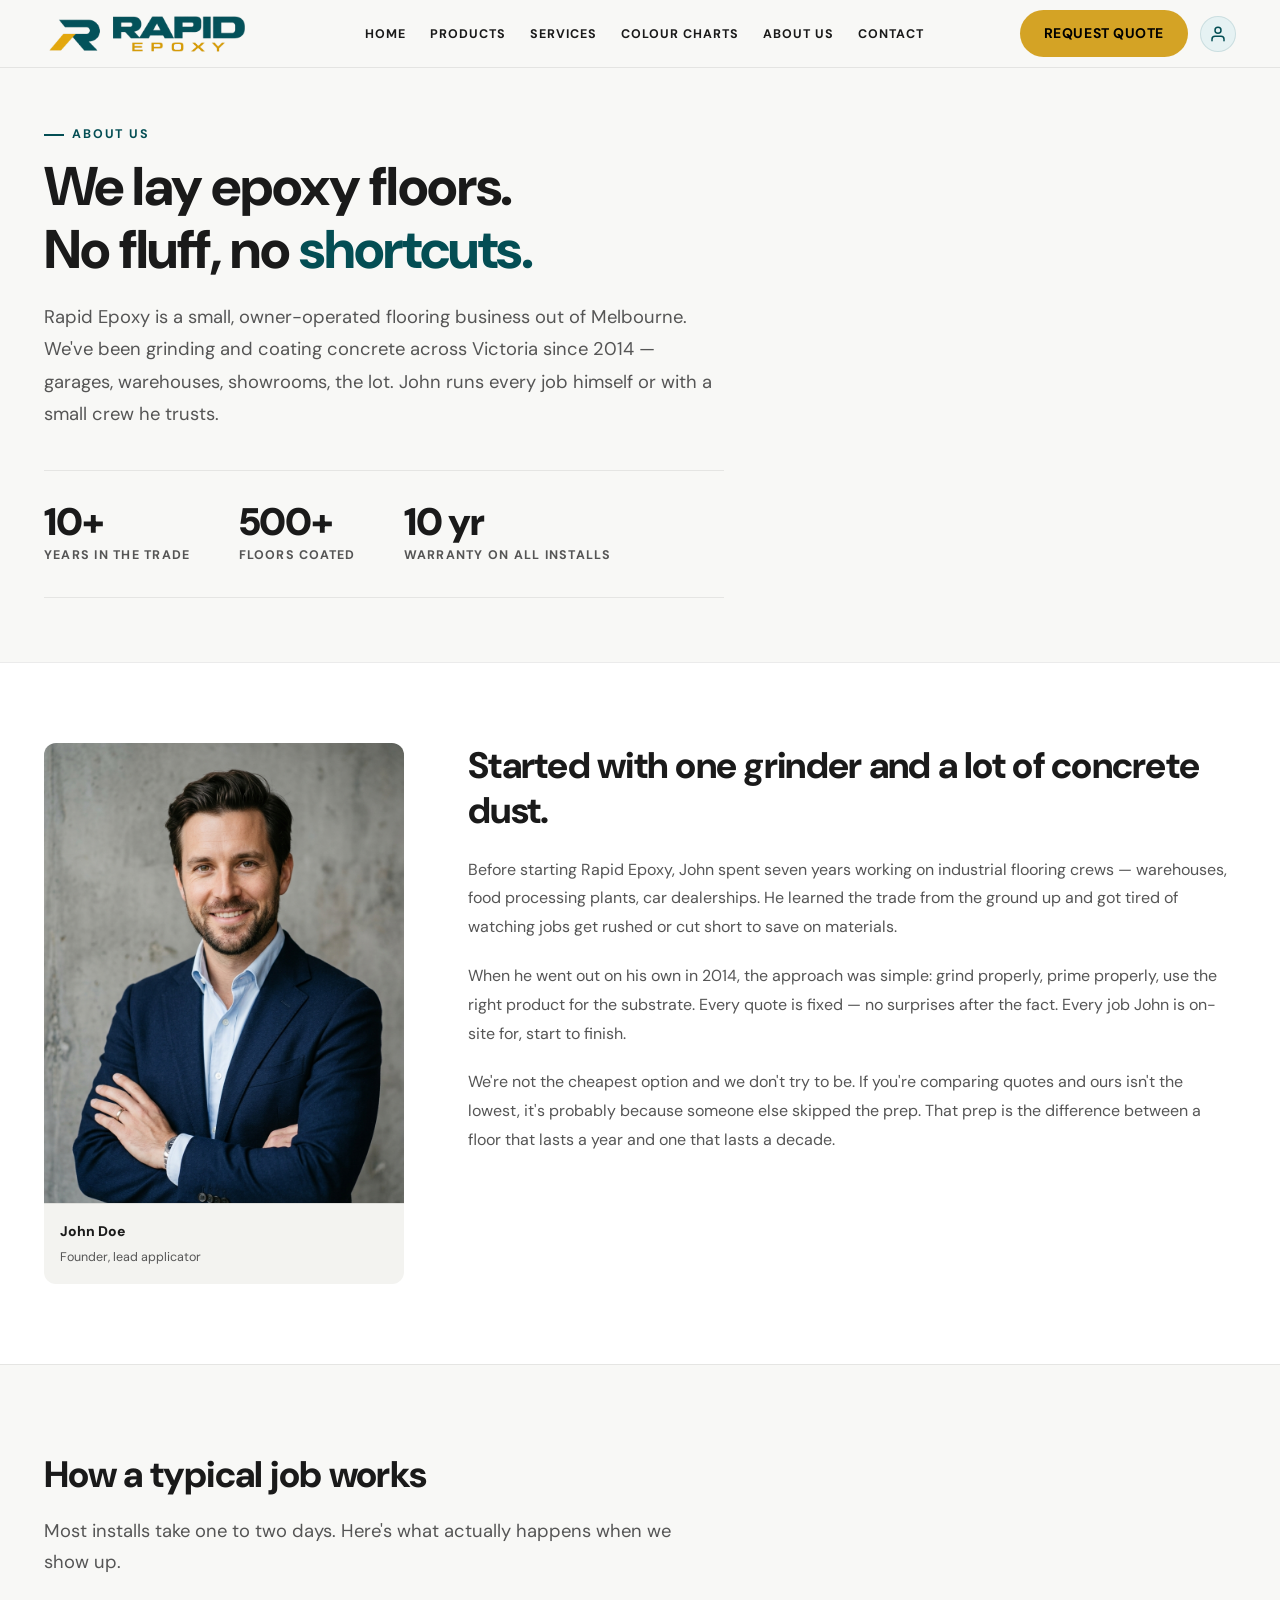
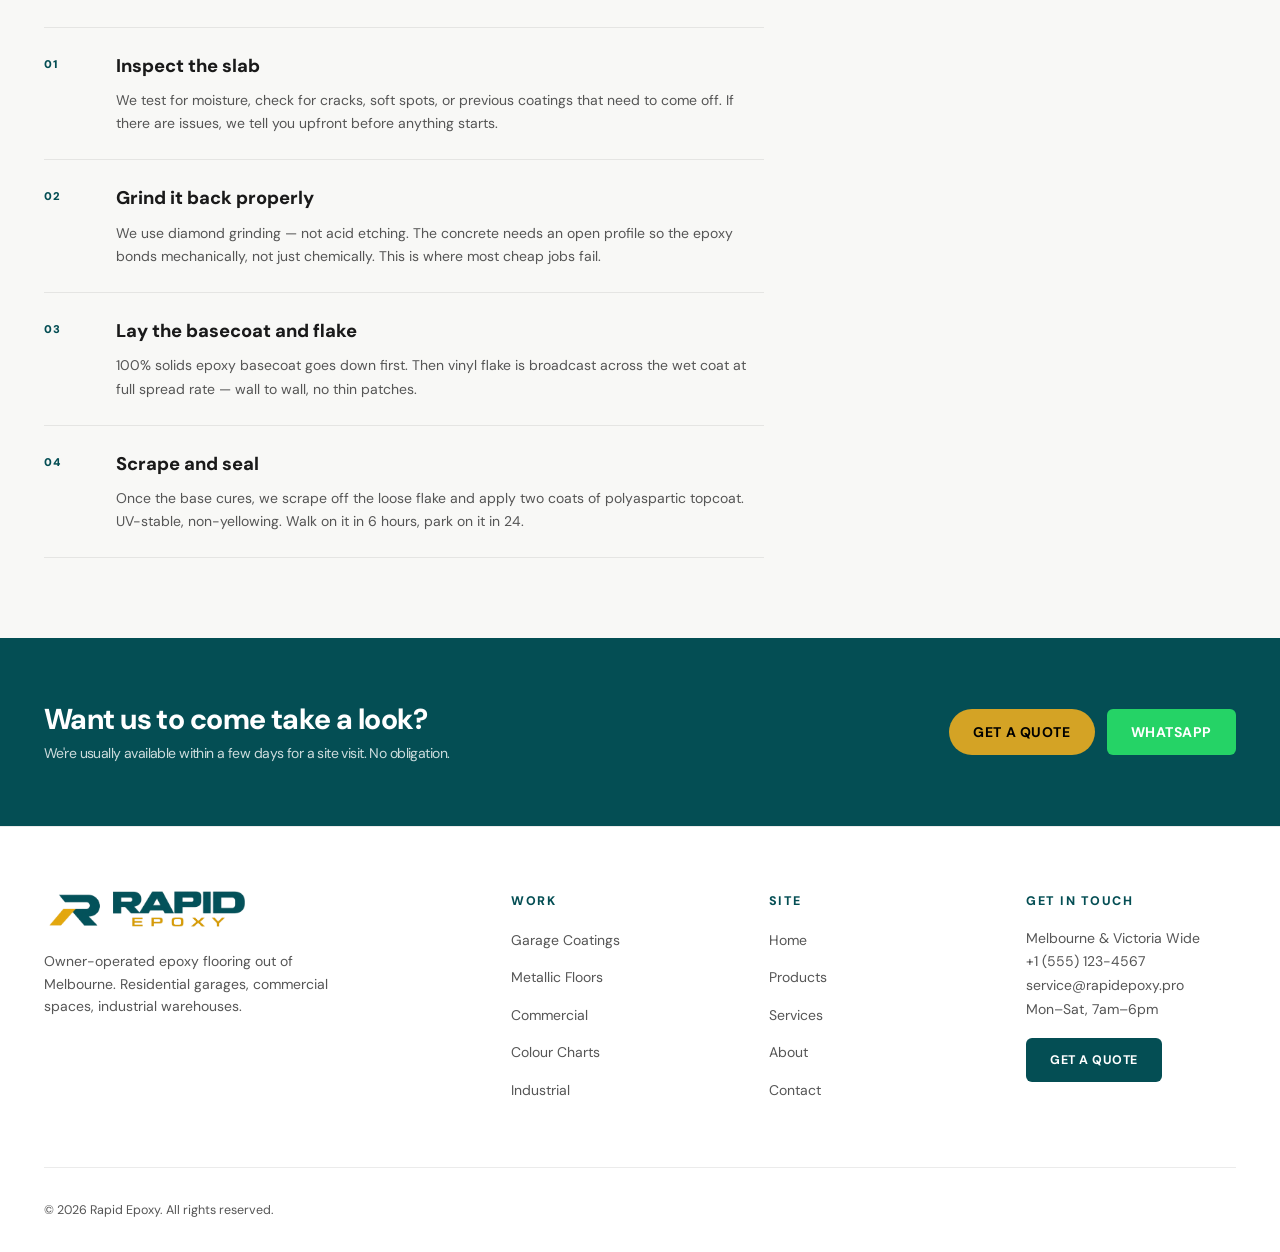
<file: about.html>
<!DOCTYPE html>
<html lang="en">
<head>
  <link rel="icon" type="image/png" href="favicon.png">
  <link rel="apple-touch-icon" href="favicon.png">

  <meta charset="UTF-8">
  <meta name="viewport" content="width=device-width, initial-scale=1.0">
  <title>About Us — Rapid Epoxy</title>
  <meta name="description" content="Rapid Epoxy is a family-run flooring business based in Melbourne. We've been grinding and coating concrete floors across Victoria for over 10 years.">
  <link rel="preconnect" href="https://fonts.googleapis.com">
  <link rel="preconnect" href="https://fonts.gstatic.com" crossorigin>
  <link href="https://fonts.googleapis.com/css2?family=DM+Sans:ital,opsz,wght@0,9..40,100..1000;1,9..40,100..1000&display=swap" rel="stylesheet">
  <link rel="stylesheet" href="css/tokens.css">
  <link rel="stylesheet" href="css/main.css">

  <style>
    /* ── About page styles ── */
    .about-page-hero {
      padding-top: 120px;
      padding-bottom: var(--space-16);
      background: var(--color-base);
    }

    .about-hero-text {
      max-width: 680px;
    }

    .about-hero-text h1 {
      font-size: clamp(2.2rem, 4.5vw, 3.4rem);
      font-weight: 800;
      color: var(--color-ink);
      letter-spacing: -0.025em;
      line-height: 1.15;
      margin-bottom: var(--space-5);
    }

    .about-hero-text h1 em {
      font-style: normal;
      color: var(--color-teal);
    }

    .about-hero-text p {
      font-size: var(--text-md);
      color: var(--color-muted);
      line-height: 1.75;
      max-width: 54ch;
    }

    /* ── Quick stats strip ── */
    .stat-strip {
      display: flex;
      gap: var(--space-12);
      padding: var(--space-8) 0;
      border-top: 1px solid var(--color-border);
      border-bottom: 1px solid var(--color-border);
      margin: var(--space-10) 0 0;
    }

    .stat-strip-item strong {
      display: block;
      font-size: clamp(1.8rem, 3vw, 2.4rem);
      font-weight: 900;
      color: var(--color-ink);
      letter-spacing: -0.03em;
      line-height: 1;
    }

    .stat-strip-item span {
      font-size: var(--text-xs);
      font-weight: 700;
      letter-spacing: 0.1em;
      text-transform: uppercase;
      color: var(--color-muted);
      margin-top: var(--space-1);
      display: block;
    }

    /* ── Founder section ── */
    .section-founder {
      padding: var(--space-20) 0;
      background: var(--color-surface);
      border-top: 1px solid var(--color-border);
    }

    .founder-layout {
      display: grid;
      grid-template-columns: 360px 1fr;
      gap: var(--space-16);
      align-items: start;
    }

    .founder-photo {
      position: relative;
      border-radius: var(--radius-md);
      overflow: hidden;
    }

    .founder-photo img {
      width: 100%;
      height: 460px;
      object-fit: cover;
      object-position: center top;
      display: block;
    }

    .founder-caption {
      padding: var(--space-4);
      background: var(--color-surface-sub);
      border-top: 1px solid var(--color-border);
    }

    .founder-caption strong {
      display: block;
      font-size: var(--text-sm);
      font-weight: 800;
      color: var(--color-ink);
    }

    .founder-caption span {
      font-size: var(--text-xs);
      color: var(--color-muted);
    }

    .founder-body h2 {
      font-size: clamp(1.7rem, 3vw, 2.3rem);
      font-weight: 800;
      color: var(--color-ink);
      letter-spacing: -0.02em;
      line-height: 1.2;
      margin-bottom: var(--space-6);
    }

    .founder-body p {
      font-size: var(--text-base);
      color: var(--color-muted);
      line-height: 1.8;
      margin-bottom: var(--space-5);
    }

    .founder-body p:last-of-type {
      margin-bottom: 0;
    }

    /* ── How we work section ── */
    .section-how-we-work {
      padding: var(--space-20) 0;
      background: var(--color-base);
      border-top: 1px solid var(--color-border);
    }

    .section-how-we-work h2 {
      font-size: clamp(1.7rem, 3vw, 2.3rem);
      font-weight: 800;
      color: var(--color-ink);
      letter-spacing: -0.02em;
      margin-bottom: var(--space-3);
    }

    .section-how-we-work > .container > p {
      font-size: var(--text-md);
      color: var(--color-muted);
      max-width: 52ch;
      line-height: 1.7;
      margin-bottom: var(--space-12);
    }

    .steps-list {
      display: flex;
      flex-direction: column;
      gap: 0;
      max-width: 720px;
    }

    .step-row {
      display: grid;
      grid-template-columns: 48px 1fr;
      gap: var(--space-6);
      padding: var(--space-6) 0;
      border-top: 1px solid var(--color-border);
    }

    .step-row:last-child {
      border-bottom: 1px solid var(--color-border);
    }

    .step-num {
      font-size: 0.7rem;
      font-weight: 900;
      letter-spacing: 0.08em;
      text-transform: uppercase;
      color: var(--color-teal);
      padding-top: 4px;
    }

    .step-content h3 {
      font-size: var(--text-md);
      font-weight: 800;
      color: var(--color-ink);
      margin-bottom: var(--space-2);
    }

    .step-content p {
      font-size: var(--text-sm);
      color: var(--color-muted);
      line-height: 1.65;
    }

    /* ── CTA strip ── */
    .about-cta-strip {
      padding: var(--space-16) 0;
      background: var(--color-teal);
      color: #FFFFFF;
    }

    .about-cta-inner {
      display: flex;
      align-items: center;
      justify-content: space-between;
      gap: var(--space-8);
    }

    .about-cta-inner h2 {
      font-size: clamp(1.4rem, 2.5vw, 1.8rem);
      font-weight: 800;
      letter-spacing: -0.02em;
      line-height: 1.2;
      max-width: 38ch;
    }

    .about-cta-inner h2 small {
      display: block;
      font-size: var(--text-sm);
      font-weight: 400;
      opacity: 0.8;
      margin-top: var(--space-2);
    }

    @media (max-width: 1024px) {
      .founder-layout { grid-template-columns: 1fr; }
      .founder-photo img { height: 360px; }
    }

    @media (max-width: 768px) {
      .stat-strip { flex-direction: column; gap: var(--space-6); }
      .about-cta-inner { flex-direction: column; align-items: flex-start; }
    }
  </style>
</head>
<body>

    <!-- ===========================================
       HEADER & NAVIGATION
  =========================================== -->
  <header class="site-header" id="header">
    <div class="container header-inner">
      <!-- Logo -->
      <a href="index.html" class="logo-brand" aria-label="Rapid Epoxy Home">
        <img src="img/logo-horizontal.png" alt="Rapid Epoxy" class="logo-img">
      </a>

      <!-- Desktop Nav -->
      <nav aria-label="Primary Navigation">
        <ul class="nav-menu">
          <li><a href="index.html" class="nav-link">Home</a></li>
          <li><a href="products.html" class="nav-link">Products</a></li>
          <li><a href="services.html" class="nav-link">Services</a></li>
          <li><a href="colours.html" class="nav-link">Colour Charts</a></li>
          <li><a href="about.html" class="nav-link active">About Us</a></li>
          <li><a href="contact.html" class="nav-link">Contact</a></li>
        </ul>
      </nav>

      <!-- Header Actions -->
      <div style="display:flex; align-items:center; gap:var(--space-3);">
        <a href="contact.html" class="btn btn-gold">Request Quote</a>
        <a href="account.html" class="nav-account-btn" aria-label="Account">
          <svg width="18" height="18" viewBox="0 0 24 24" fill="none" stroke="currentColor" stroke-width="2" stroke-linecap="round" stroke-linejoin="round">
            <path d="M20 21v-2a4 4 0 0 0-4-4H8a4 4 0 0 0-4 4v2"/><circle cx="12" cy="7" r="4"/>
          </svg>
        </a>
      </div>

      <!-- Mobile Toggle -->
      <button class="mobile-toggle nav-toggle" id="mobileToggle" aria-label="Toggle mobile menu" aria-expanded="false">
        <svg id="iconHamburger" width="22" height="22" viewBox="0 0 24 24" fill="none" stroke="currentColor" stroke-width="2.5" stroke-linecap="round" stroke-linejoin="round">
          <line x1="3" y1="6" x2="21" y2="6"/><line x1="3" y1="12" x2="21" y2="12"/><line x1="3" y1="18" x2="21" y2="18"/>
        </svg>
        <svg id="iconClose" width="22" height="22" viewBox="0 0 24 24" fill="none" stroke="currentColor" stroke-width="2.5" stroke-linecap="round" stroke-linejoin="round" style="display:none;">
          <line x1="18" y1="6" x2="6" y2="18"/><line x1="6" y1="6" x2="18" y2="18"/>
        </svg>
      </button>
    </div>
  </header>

  <!-- Mobile Menu Drawer Overlay -->
  <div class="mobile-menu-overlay mobile-nav" id="mobileMenu">
    <a href="index.html" class="mobile-nav-link">Home</a>
    <a href="products.html" class="mobile-nav-link">Products</a>
    <a href="services.html" class="mobile-nav-link">Services</a>
    <a href="colours.html" class="mobile-nav-link">Colour Charts</a>
    <a href="about.html" class="mobile-nav-link active">About Us</a>
    <a href="contact.html" class="mobile-nav-link">Contact</a>
    <a href="contact.html" class="btn btn-gold" style="margin-top:var(--space-4);">Request Quote</a>
  </div>

  <main id="main-content">

    <!-- Hero -->
    <section class="about-page-hero">
      <div class="container">
        <div class="about-hero-text">
          <span class="eyebrow">About Us</span>
          <h1>We lay epoxy floors.<br>No fluff, no <em>shortcuts.</em></h1>
          <p>
            Rapid Epoxy is a small, owner-operated flooring business out of Melbourne. We've been grinding and coating concrete across Victoria since 2014 — garages, warehouses, showrooms, the lot. John runs every job himself or with a small crew he trusts.
          </p>
          <div class="stat-strip">
            <div class="stat-strip-item">
              <strong>10+</strong>
              <span>Years in the trade</span>
            </div>
            <div class="stat-strip-item">
              <strong>500+</strong>
              <span>Floors coated</span>
            </div>
            <div class="stat-strip-item">
              <strong>10 yr</strong>
              <span>Warranty on all installs</span>
            </div>
          </div>
        </div>
      </div>
    </section>

    <!-- Founder -->
    <section class="section-founder" id="our-story">
      <div class="container">
        <div class="founder-layout">

          <div class="founder-photo">
            <img src="img/founder.jpg" alt="John Doe, founder of Rapid Epoxy">
            <div class="founder-caption">
              <strong>John Doe</strong>
              <span>Founder, lead applicator</span>
            </div>
          </div>

          <div class="founder-body">
            <h2>Started with one grinder and a lot of concrete dust.</h2>
            <p>
              Before starting Rapid Epoxy, John spent seven years working on industrial flooring crews — warehouses, food processing plants, car dealerships. He learned the trade from the ground up and got tired of watching jobs get rushed or cut short to save on materials.
            </p>
            <p>
              When he went out on his own in 2014, the approach was simple: grind properly, prime properly, use the right product for the substrate. Every quote is fixed — no surprises after the fact. Every job John is on-site for, start to finish.
            </p>
            <p>
              We're not the cheapest option and we don't try to be. If you're comparing quotes and ours isn't the lowest, it's probably because someone else skipped the prep. That prep is the difference between a floor that lasts a year and one that lasts a decade.
            </p>
          </div>

        </div>
      </div>
    </section>

    <!-- How we work -->
    <section class="section-how-we-work" id="process">
      <div class="container">
        <h2>How a typical job works</h2>
        <p>Most installs take one to two days. Here's what actually happens when we show up.</p>

        <div class="steps-list">

          <div class="step-row">
            <div class="step-num">01</div>
            <div class="step-content">
              <h3>Inspect the slab</h3>
              <p>We test for moisture, check for cracks, soft spots, or previous coatings that need to come off. If there are issues, we tell you upfront before anything starts.</p>
            </div>
          </div>

          <div class="step-row">
            <div class="step-num">02</div>
            <div class="step-content">
              <h3>Grind it back properly</h3>
              <p>We use diamond grinding — not acid etching. The concrete needs an open profile so the epoxy bonds mechanically, not just chemically. This is where most cheap jobs fail.</p>
            </div>
          </div>

          <div class="step-row">
            <div class="step-num">03</div>
            <div class="step-content">
              <h3>Lay the basecoat and flake</h3>
              <p>100% solids epoxy basecoat goes down first. Then vinyl flake is broadcast across the wet coat at full spread rate — wall to wall, no thin patches.</p>
            </div>
          </div>

          <div class="step-row">
            <div class="step-num">04</div>
            <div class="step-content">
              <h3>Scrape and seal</h3>
              <p>Once the base cures, we scrape off the loose flake and apply two coats of polyaspartic topcoat. UV-stable, non-yellowing. Walk on it in 6 hours, park on it in 24.</p>
            </div>
          </div>

        </div>
      </div>
    </section>

    <!-- CTA -->
    <section class="about-cta-strip">
      <div class="container">
        <div class="about-cta-inner">
          <h2>
            Want us to come take a look?
            <small>We're usually available within a few days for a site visit. No obligation.</small>
          </h2>
          <div style="display:flex; gap:var(--space-3); flex-shrink:0; flex-wrap:wrap;">
            <a href="contact.html" class="btn btn-gold">Get a Quote</a>
            <a href="https://wa.me/61390004821" target="_blank" rel="noopener" class="btn btn-whatsapp">WhatsApp</a>
          </div>
        </div>
      </div>
    </section>

  </main>

  <footer class="site-footer">
    <div class="container">
      <div class="footer-grid">
        <div>
          <a href="index.html" class="logo-brand">
            <img src="img/logo-horizontal.png" alt="Rapid Epoxy" class="logo-img">
          </a>
          <p class="footer-brand-desc">
            Owner-operated epoxy flooring out of Melbourne. Residential garages, commercial spaces, industrial warehouses.
          </p>
        </div>
        <div>
          <h4 class="footer-col-title">Work</h4>
          <ul class="footer-links">
            <li><a href="products.html">Garage Coatings</a></li>
            <li><a href="products.html">Metallic Floors</a></li>
            <li><a href="services.html">Commercial</a></li>
            <li><a href="colours.html">Colour Charts</a></li>
            <li><a href="services.html">Industrial</a></li>
          </ul>
        </div>
        <div>
          <h4 class="footer-col-title">Site</h4>
          <ul class="footer-links">
            <li><a href="index.html">Home</a></li>
            <li><a href="products.html">Products</a></li>
            <li><a href="services.html">Services</a></li>
            <li><a href="about.html">About</a></li>
            <li><a href="contact.html">Contact</a></li>
          </ul>
        </div>
        <div>
          <h4 class="footer-col-title">Get in touch</h4>
          <p style="font-size:var(--text-sm); color:var(--color-muted); line-height:1.7; margin-bottom:var(--space-4);">
            Melbourne &amp; Victoria Wide<br>
            +1 (555) 123-4567<br>
            service@rapidepoxy.pro<br>
            Mon–Sat, 7am–6pm
          </p>
          <a href="contact.html" class="btn btn-teal" style="font-size:var(--text-xs);">Get a Quote</a>
        </div>
      </div>
      <div class="footer-bottom">
        <p>&copy; 2026 Rapid Epoxy. All rights reserved.</p>
      </div>
    </div>
  </footer>

  <script src="js/main.js"></script>
  <script>
    // Mobile menu — inline fallback (guaranteed to work)
    (function () {
      var toggle  = document.getElementById('mobileToggle');
      var menu    = document.getElementById('mobileMenu');
      var iconH   = document.getElementById('iconHamburger');
      var iconC   = document.getElementById('iconClose');
      if (!toggle || !menu) return;
      toggle.addEventListener('click', function () {
        var open = menu.classList.toggle('is-active');
        document.body.style.overflow = open ? 'hidden' : '';
        if (iconH) iconH.style.display = open ? 'none' : '';
        if (iconC) iconC.style.display = open ? ''     : 'none';
      });
      menu.querySelectorAll('.mobile-nav-link').forEach(function (link) {
        link.addEventListener('click', function () {
          menu.classList.remove('is-active');
          document.body.style.overflow = '';
          if (iconH) iconH.style.display = '';
          if (iconC) iconC.style.display = 'none';
        });
      });
    })();
  </script>
</body>
</html>
</file>
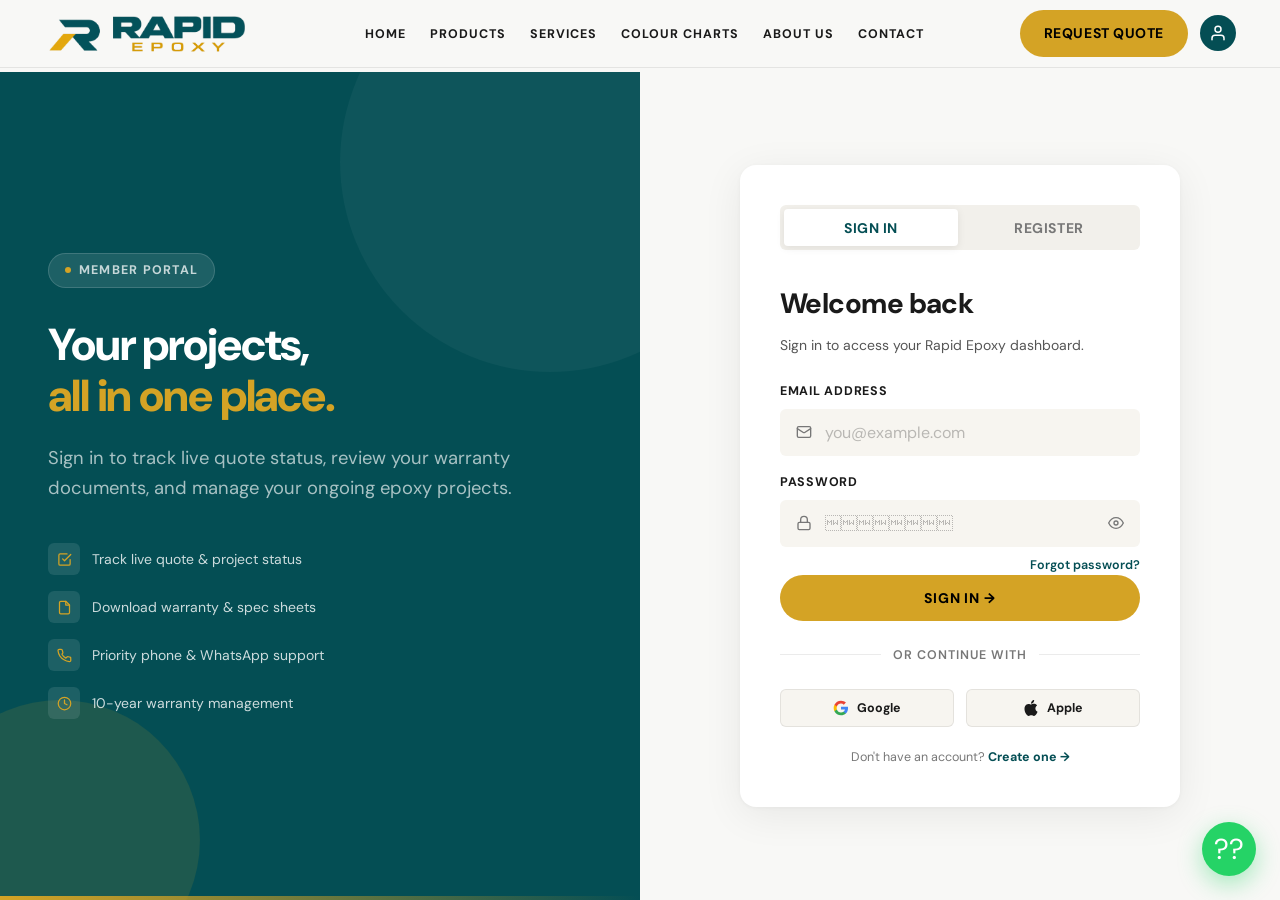
<file: account.html>
<!DOCTYPE html>

<html lang="en">

<head>
  <link rel="icon" type="image/png" href="favicon.png">
  <link rel="apple-touch-icon" href="favicon.png">


  <meta charset="UTF-8">

  <meta name="viewport" content="width=device-width, initial-scale=1.0">

  <title>Rapid Epoxy &mdash; My Account</title>

  <meta name="description" content="Sign in or create your Rapid Epoxy account to manage quotes, track projects, and access warranty documents.">



  <!-- Google Fonts: DM Sans -->

  <link rel="preconnect" href="https://fonts.googleapis.com">

  <link rel="preconnect" href="https://fonts.gstatic.com" crossorigin>

  <link href="https://fonts.googleapis.com/css2?family=DM+Sans:ital,opsz,wght@0,9..40,100..1000;1,9..40,100..1000&display=swap" rel="stylesheet">



  <!-- CSS -->

  <link rel="stylesheet" href="css/tokens.css">

  <link rel="stylesheet" href="css/main.css">



  <style>

    /* -------------------------------------------

       ACCOUNT PAGE &mdash; STYLES

    ------------------------------------------- */



    /* Active nav indicator */

    .nav-link.active {

      color: var(--color-teal);

    }



    /* Avatar active state */

    .avatar-btn.active-page {

      background: var(--color-teal) !important;

    }

    .avatar-btn.active-page svg {

      stroke: #fff !important;

    }



    /* -- Full-screen split layout -- */

    .account-page {

      min-height: 100vh;

      display: grid;

      grid-template-columns: 1fr 1fr;

      padding-top: 72px; /* header height */

    }



    /* -- Left hero panel -- */

    .account-hero {

      background: var(--color-teal);

      display: flex;

      flex-direction: column;

      justify-content: center;

      padding: var(--space-16) var(--space-12);

      position: relative;

      overflow: hidden;

    }



    /* Decorative geometric overlay */

    .account-hero::before {

      content: '';

      position: absolute;

      top: -120px; right: -120px;

      width: 420px; height: 420px;

      border-radius: 50%;

      background: rgba(255,255,255,0.04);

    }

    .account-hero::after {

      content: '';

      position: absolute;

      bottom: -80px; left: -80px;

      width: 280px; height: 280px;

      border-radius: 50%;

      background: rgba(212,163,37,0.12);

    }



    .hero-badge {

      display: inline-flex;

      align-items: center;

      gap: var(--space-2);

      background: rgba(255,255,255,0.1);

      border: 1px solid rgba(255,255,255,0.15);

      border-radius: var(--radius-pill);

      padding: 0.4rem 1rem;

      font-size: var(--text-xs);

      font-weight: 700;

      letter-spacing: 0.1em;

      text-transform: uppercase;

      color: rgba(255,255,255,0.75);

      margin-bottom: var(--space-8);

      width: fit-content;

      position: relative;

      z-index: 1;

    }

    .hero-badge-dot {

      width: 6px; height: 6px;

      border-radius: 50%;

      background: var(--color-gold);

      animation: pulse 2s ease infinite;

    }

    @keyframes pulse {

      0%, 100% { opacity: 1; transform: scale(1); }

      50% { opacity: 0.6; transform: scale(1.3); }

    }



    .account-hero-title {

      font-size: clamp(2rem, 3.5vw, 2.8rem);

      font-weight: 800;

      color: #FFFFFF;

      line-height: 1.15;

      letter-spacing: -0.025em;

      margin-bottom: var(--space-5);

      position: relative;

      z-index: 1;

    }

    .account-hero-title em {

      font-style: normal;

      color: var(--color-gold);

    }



    .account-hero-sub {

      font-size: var(--text-md);

      color: rgba(255,255,255,0.65);

      line-height: 1.65;

      max-width: 38ch;

      margin-bottom: var(--space-10);

      position: relative;

      z-index: 1;

    }



    /* Feature list */

    .hero-features {

      display: flex;

      flex-direction: column;

      gap: var(--space-4);

      position: relative;

      z-index: 1;

    }

    .hero-feature {

      display: flex;

      align-items: center;

      gap: var(--space-3);

      font-size: var(--text-sm);

      color: rgba(255,255,255,0.80);

    }

    .hero-feature-icon {

      width: 32px; height: 32px;

      border-radius: var(--radius-sm);

      background: rgba(255,255,255,0.1);

      display: flex;

      align-items: center;

      justify-content: center;

      flex-shrink: 0;

    }

    .hero-feature-icon svg {

      width: 15px; height: 15px;

      stroke: var(--color-gold);

      fill: none;

      stroke-width: 2;

      stroke-linecap: round;

      stroke-linejoin: round;

    }



    /* Gold bar at bottom */

    .hero-bar {

      position: absolute;

      bottom: 0; left: 0; right: 0;

      height: 4px;

      background: linear-gradient(90deg, var(--color-gold), transparent);

    }



    /* -- Right form panel -- */

    .account-form-panel {

      background: #F8F8F6;

      display: flex;

      align-items: center;

      justify-content: center;

      padding: var(--space-12) var(--space-10);

    }



    .account-card {

      background: #FFFFFF;

      border-radius: var(--radius-lg);

      padding: var(--space-10);

      width: 100%;

      max-width: 440px;

      box-shadow: 0 8px 40px rgba(0,0,0,0.07), 0 1px 4px rgba(0,0,0,0.04);

      animation: slideUp 0.5s var(--ease-out) both;

    }

    @keyframes slideUp {

      from { opacity: 0; transform: translateY(24px); }

      to   { opacity: 1; transform: translateY(0); }

    }



    /* Tab switcher */

    .acc-tabs {

      display: flex;

      background: #F2F0EB;

      border-radius: var(--radius-sm);

      padding: 4px;

      margin-bottom: var(--space-8);

      gap: 4px;

    }

    .acc-tab {

      flex: 1;

      padding: 0.6rem 1rem;

      font-size: var(--text-sm);

      font-weight: 700;

      letter-spacing: 0.04em;

      text-transform: uppercase;

      border-radius: calc(var(--radius-sm) - 2px);

      background: transparent;

      color: var(--color-secondary);

      cursor: pointer;

      border: none;

      transition: all var(--dur-base) var(--ease-out);

    }

    .acc-tab.is-active {

      background: #FFFFFF;

      color: var(--color-teal);

      box-shadow: 0 2px 8px rgba(0,0,0,0.08);

    }



    /* Form panels &mdash; hidden/shown */

    .acc-panel {

      display: none;

      animation: fadeIn 0.3s var(--ease-out) both;

    }

    .acc-panel.is-active {

      display: block;

    }

    @keyframes fadeIn {

      from { opacity: 0; transform: translateY(10px); }

      to   { opacity: 1; transform: translateY(0); }

    }



    .acc-panel-title {

      font-size: var(--text-xl);

      font-weight: 800;

      color: var(--color-ink);

      letter-spacing: -0.02em;

      margin-bottom: var(--space-2);

    }

    .acc-panel-sub {

      font-size: var(--text-sm);

      color: var(--color-muted);

      margin-bottom: var(--space-6);

      line-height: 1.55;

    }



    /* Form field groups */

    .acc-group {

      margin-bottom: var(--space-4);

    }

    .acc-label {

      display: block;

      font-size: var(--text-xs);

      font-weight: 700;

      letter-spacing: 0.06em;

      text-transform: uppercase;

      color: var(--color-ink);

      margin-bottom: var(--space-2);

    }

    .acc-input {

      width: 100%;

      padding: 0.75rem 1rem;

      background: #F7F5F0;

      border: 1.5px solid transparent;

      border-radius: var(--radius-sm);

      font-family: var(--font-sans);

      font-size: var(--text-base);

      color: var(--color-ink);

      outline: none;

      transition: all var(--dur-base) var(--ease-out);

    }

    .acc-input:focus {

      background: #FFFFFF;

      border-color: var(--color-teal);

      box-shadow: 0 0 0 3px rgba(4,78,84,0.1);

    }

    .acc-input.error {

      border-color: #D64545;

      background: #FFF8F8;

    }

    .acc-input::placeholder {

      color: rgba(0,0,0,0.25);

    }



    /* Input with icon wrapper */

    .acc-input-wrap {

      position: relative;

    }

    .acc-input-wrap .acc-input {

      padding-left: 2.75rem;

    }

    .acc-input-icon {

      position: absolute;

      top: 50%; left: 1rem;

      transform: translateY(-50%);

      pointer-events: none;

      color: var(--color-secondary);

      display: flex;

    }

    .acc-input-icon svg {

      width: 16px; height: 16px;

      stroke: currentColor;

      fill: none;

      stroke-width: 2;

      stroke-linecap: round;

      stroke-linejoin: round;

    }



    /* Password toggle */

    .acc-pwd-toggle {

      position: absolute;

      top: 50%; right: 1rem;

      transform: translateY(-50%);

      background: none;

      border: none;

      cursor: pointer;

      padding: 0;

      color: var(--color-secondary);

      display: flex;

    }

    .acc-pwd-toggle svg {

      width: 16px; height: 16px;

      stroke: currentColor;

      fill: none;

      stroke-width: 2;

      stroke-linecap: round;

      stroke-linejoin: round;

    }



    /* Row of two fields */

    .acc-row {

      display: grid;

      grid-template-columns: 1fr 1fr;

      gap: var(--space-3);

    }



    /* Error message */

    .acc-error {

      font-size: var(--text-xs);

      color: #D64545;

      margin-top: var(--space-1);

      display: none;

    }

    .acc-error.show { display: block; }



    /* Forgot password link */

    .acc-forgot {

      font-size: var(--text-xs);

      color: var(--color-teal);

      font-weight: 600;

      float: right;

      margin-top: var(--space-2);

    }

    .acc-forgot:hover { text-decoration: underline; }



    /* Submit button */

    .acc-submit {

      display: flex;

      align-items: center;

      justify-content: center;

      gap: var(--space-2);

      width: 100%;

      padding: 0.875rem 1.5rem;

      background: var(--color-gold);

      color: #000;

      font-family: var(--font-sans);

      font-size: var(--text-sm);

      font-weight: 800;

      letter-spacing: 0.06em;

      text-transform: uppercase;

      border: none;

      border-radius: var(--radius-pill);

      cursor: pointer;

      transition: all var(--dur-base) var(--ease-out);

      margin-top: var(--space-6);

      position: relative;

      overflow: hidden;

    }

    .acc-submit:hover {

      background: var(--color-gold-hover);

      transform: translateY(-2px);

      box-shadow: var(--shadow-gold);

    }

    .acc-submit:active { transform: translateY(0); }

    .acc-submit:disabled {

      opacity: 0.7;

      cursor: not-allowed;

      transform: none;

    }



    /* Spinner inside button */

    .acc-spinner {

      display: none;

      width: 16px; height: 16px;

      border: 2px solid rgba(0,0,0,0.2);

      border-top-color: #000;

      border-radius: 50%;

      animation: spin 0.7s linear infinite;

    }

    @keyframes spin {

      to { transform: rotate(360deg); }

    }

    .acc-submit.loading .acc-btn-text { display: none; }

    .acc-submit.loading .acc-spinner  { display: block; }



    /* Divider */

    .acc-divider {

      display: flex;

      align-items: center;

      gap: var(--space-3);

      margin: var(--space-6) 0;

      font-size: var(--text-xs);

      font-weight: 600;

      color: var(--color-secondary);

      text-transform: uppercase;

      letter-spacing: 0.08em;

    }

    .acc-divider::before,

    .acc-divider::after {

      content: '';

      flex: 1;

      height: 1px;

      background: var(--color-border);

    }



    /* Social login buttons */

    .acc-socials {

      display: flex;

      gap: var(--space-3);

    }

    .acc-social-btn {

      flex: 1;

      display: flex;

      align-items: center;

      justify-content: center;

      gap: var(--space-2);

      padding: 0.625rem;

      background: #F7F5F0;

      border: 1.5px solid var(--color-border);

      border-radius: var(--radius-sm);

      font-size: var(--text-xs);

      font-weight: 700;

      color: var(--color-ink);

      cursor: pointer;

      transition: all var(--dur-fast) var(--ease-out);

    }

    .acc-social-btn:hover {

      background: #FFFFFF;

      border-color: var(--color-teal);

      color: var(--color-teal);

      transform: translateY(-1px);

    }

    .acc-social-btn img {

      width: 16px; height: 16px;

    }



    /* Switch prompt */

    .acc-switch {

      text-align: center;

      font-size: var(--text-xs);

      color: var(--color-secondary);

      margin-top: var(--space-5);

    }

    .acc-switch a {

      color: var(--color-teal);

      font-weight: 700;

    }

    .acc-switch a:hover { text-decoration: underline; }



    /* Success toast */

    .acc-toast {

      display: none;

      align-items: center;

      gap: var(--space-3);

      background: #E8F8F0;

      border: 1px solid #6ECFA0;

      border-radius: var(--radius-sm);

      padding: var(--space-3) var(--space-4);

      font-size: var(--text-sm);

      font-weight: 600;

      color: #1A7A4A;

      margin-bottom: var(--space-5);

    }

    .acc-toast.show { display: flex; }



    /* Password strength meter */

    .pwd-strength-bar {

      display: flex;

      gap: 4px;

      margin-top: var(--space-2);

    }

    .pwd-seg {

      flex: 1;

      height: 3px;

      border-radius: 9999px;

      background: #E5E3DE;

      transition: background var(--dur-base) var(--ease-out);

    }

    .pwd-seg.weak   { background: #D64545; }

    .pwd-seg.fair   { background: #E8A020; }

    .pwd-seg.good   { background: #D4A325; }

    .pwd-seg.strong { background: #2EAA6E; }

    .pwd-strength-label {

      font-size: 0.68rem;

      color: var(--color-secondary);

      margin-top: 4px;

    }



    /* -- Responsive -- */

    @media (max-width: 900px) {

      .account-page {

        grid-template-columns: 1fr;

      }

      .account-hero {

        padding: var(--space-10) var(--space-8);

        min-height: auto;

      }

      .account-hero-title { font-size: 1.75rem; }

      .hero-features { display: none; }

    }

    @media (max-width: 600px) {

      .account-form-panel { padding: var(--space-6) var(--space-4); }

      .account-card { padding: var(--space-6); border-radius: var(--radius-md); }

      .acc-row { grid-template-columns: 1fr; }

    }

  </style>

</head>

<body>



  <!-- ---------------------------------------

       HEADER & NAVIGATION

  --------------------------------------- -->

    <!-- ===========================================
       HEADER & NAVIGATION
  =========================================== -->
  <header class="site-header" id="header">
    <div class="container header-inner">
      <!-- Logo -->
      <a href="index.html" class="logo-brand" aria-label="Rapid Epoxy Home">
        <img src="img/logo-horizontal.png" alt="Rapid Epoxy" class="logo-img">
      </a>

      <!-- Desktop Nav -->
      <nav aria-label="Primary Navigation">
        <ul class="nav-menu">
          <li><a href="index.html" class="nav-link">Home</a></li>
          <li><a href="products.html" class="nav-link">Products</a></li>
          <li><a href="services.html" class="nav-link">Services</a></li>
          <li><a href="colours.html" class="nav-link">Colour Charts</a></li>
          <li><a href="about.html" class="nav-link">About Us</a></li>
          <li><a href="contact.html" class="nav-link">Contact</a></li>
        </ul>
      </nav>

      <!-- Header Actions -->
      <div style="display:flex; align-items:center; gap:var(--space-3);">
        <a href="contact.html" class="btn btn-gold">Request Quote</a>
        <a href="account.html" class="nav-account-btn active" aria-label="Account">
          <svg width="18" height="18" viewBox="0 0 24 24" fill="none" stroke="currentColor" stroke-width="2" stroke-linecap="round" stroke-linejoin="round">
            <path d="M20 21v-2a4 4 0 0 0-4-4H8a4 4 0 0 0-4 4v2"/><circle cx="12" cy="7" r="4"/>
          </svg>
        </a>
      </div>

      <!-- Mobile Toggle -->
      <button class="mobile-toggle nav-toggle" id="mobileToggle" aria-label="Toggle mobile menu" aria-expanded="false">
        <svg id="iconHamburger" width="22" height="22" viewBox="0 0 24 24" fill="none" stroke="currentColor" stroke-width="2.5" stroke-linecap="round" stroke-linejoin="round">
          <line x1="3" y1="6" x2="21" y2="6"/><line x1="3" y1="12" x2="21" y2="12"/><line x1="3" y1="18" x2="21" y2="18"/>
        </svg>
        <svg id="iconClose" width="22" height="22" viewBox="0 0 24 24" fill="none" stroke="currentColor" stroke-width="2.5" stroke-linecap="round" stroke-linejoin="round" style="display:none;">
          <line x1="18" y1="6" x2="6" y2="18"/><line x1="6" y1="6" x2="18" y2="18"/>
        </svg>
      </button>
    </div>
  </header>

  <!-- Mobile Menu Drawer Overlay -->
  <div class="mobile-menu-overlay mobile-nav" id="mobileMenu">
    <a href="index.html" class="mobile-nav-link">Home</a>
    <a href="products.html" class="mobile-nav-link">Products</a>
    <a href="services.html" class="mobile-nav-link">Services</a>
    <a href="colours.html" class="mobile-nav-link">Colour Charts</a>
    <a href="about.html" class="mobile-nav-link">About Us</a>
    <a href="contact.html" class="mobile-nav-link">Contact</a>
    <a href="contact.html" class="btn btn-gold" style="margin-top:var(--space-4);">Request Quote</a>
  </div>



  <!-- ---------------------------------------

       ACCOUNT PAGE &mdash; SPLIT LAYOUT

  --------------------------------------- -->

  <main id="main-content" class="account-page">



    <!-- -- Left: Hero Panel -- -->

    <div class="account-hero">

      <div class="hero-badge">

        <span class="hero-badge-dot"></span>

        Member Portal

      </div>



      <h1 class="account-hero-title">

        Your projects,<br><em>all in one place.</em>

      </h1>

      <p class="account-hero-sub">

        Sign in to track live quote status, review your warranty documents, and manage your ongoing epoxy projects.

      </p>



      <div class="hero-features">

        <div class="hero-feature">

          <div class="hero-feature-icon">

            <svg viewBox="0 0 24 24"><polyline points="9 11 12 14 22 4"/><path d="M21 12v7a2 2 0 0 1-2 2H5a2 2 0 0 1-2-2V5a2 2 0 0 1 2-2h11"/></svg>

          </div>

          Track live quote &amp; project status

        </div>

        <div class="hero-feature">

          <div class="hero-feature-icon">

            <svg viewBox="0 0 24 24"><path d="M14 2H6a2 2 0 0 0-2 2v16a2 2 0 0 0 2 2h12a2 2 0 0 0 2-2V8z"/><polyline points="14 2 14 8 20 8"/></svg>

          </div>

          Download warranty &amp; spec sheets

        </div>

        <div class="hero-feature">

          <div class="hero-feature-icon">

            <svg viewBox="0 0 24 24"><path d="M22 16.92v3a2 2 0 0 1-2.18 2 19.79 19.79 0 0 1-8.63-3.07A19.5 19.5 0 0 1 4.69 13a19.79 19.79 0 0 1-3.07-8.67A2 2 0 0 1 3.6 2.18h3a2 2 0 0 1 2 1.72c.127.96.361 1.903.7 2.81a2 2 0 0 1-.45 2.11L7.91 9.91a16 16 0 0 0 6.29 6.29l1.8-1.8a2 2 0 0 1 2.11-.45c.907.339 1.85.573 2.81.7A2 2 0 0 1 22 16.92z"/></svg>

          </div>

          Priority phone &amp; WhatsApp support

        </div>

        <div class="hero-feature">

          <div class="hero-feature-icon">

            <svg viewBox="0 0 24 24"><circle cx="12" cy="12" r="10"/><polyline points="12 6 12 12 16 14"/></svg>

          </div>

          10-year warranty management

        </div>

      </div>



      <div class="hero-bar"></div>

    </div>



    <!-- -- Right: Form Panel -- -->

    <div class="account-form-panel">

      <div class="account-card">



        <!-- Tab switcher -->

        <div class="acc-tabs" role="tablist">

          <button class="acc-tab is-active" id="tab-signin" role="tab" aria-selected="true" aria-controls="panel-signin" onclick="switchTab('signin')">Sign In</button>

          <button class="acc-tab" id="tab-register" role="tab" aria-selected="false" aria-controls="panel-register" onclick="switchTab('register')">Register</button>

        </div>



        <!-- -- Sign In Panel -- -->

        <div class="acc-panel is-active" id="panel-signin" role="tabpanel" aria-labelledby="tab-signin">



          <!-- Success toast -->

          <div class="acc-toast" id="toast-signin">

            ?&nbsp; Welcome back! Signing you in

          </div>



          <h2 class="acc-panel-title">Welcome back</h2>

          <p class="acc-panel-sub">Sign in to access your Rapid Epoxy dashboard.</p>



          <form id="form-signin" novalidate>

            <!-- Email -->

            <div class="acc-group">

              <label class="acc-label" for="si-email">Email Address</label>

              <div class="acc-input-wrap">

                <span class="acc-input-icon">

                  <svg viewBox="0 0 24 24"><rect x="2" y="4" width="20" height="16" rx="2"/><path d="m22 7-8.97 5.7a1.94 1.94 0 0 1-2.06 0L2 7"/></svg>

                </span>

                <input type="email" id="si-email" class="acc-input" placeholder="you@example.com" required autocomplete="email">

              </div>

              <p class="acc-error" id="si-email-err">Please enter a valid email.</p>

            </div>



            <!-- Password -->

            <div class="acc-group">

              <label class="acc-label" for="si-password">Password</label>

              <div class="acc-input-wrap">

                <span class="acc-input-icon">

                  <svg viewBox="0 0 24 24"><rect x="3" y="11" width="18" height="11" rx="2" ry="2"/><path d="M7 11V7a5 5 0 0 1 10 0v4"/></svg>

                </span>

                <input type="password" id="si-password" class="acc-input" placeholder="" required autocomplete="current-password">

                <button type="button" class="acc-pwd-toggle" onclick="togglePwd('si-password', this)" aria-label="Show password">

                  <svg id="si-eye" viewBox="0 0 24 24"><path d="M1 12s4-8 11-8 11 8 11 8-4 8-11 8-11-8-11-8z"/><circle cx="12" cy="12" r="3"/></svg>

                </button>

              </div>

              <p class="acc-error" id="si-pwd-err">Password is required.</p>

              <a href="#" class="acc-forgot">Forgot password?</a>

            </div>



            <button type="submit" class="acc-submit" id="btn-signin">

              <span class="acc-btn-text">Sign In &rarr;</span>

              <span class="acc-spinner"></span>

            </button>

          </form>



          <div class="acc-divider">or continue with</div>



          <div class="acc-socials">

            <button class="acc-social-btn" onclick="socialLogin('google')">

              <svg width="16" height="16" viewBox="0 0 24 24"><path fill="#4285F4" d="M22.56 12.25c0-.78-.07-1.53-.2-2.25H12v4.26h5.92c-.26 1.37-1.04 2.53-2.21 3.31v2.77h3.57c2.08-1.92 3.28-4.74 3.28-8.09z"/><path fill="#34A853" d="M12 23c2.97 0 5.46-.98 7.28-2.66l-3.57-2.77c-.98.66-2.23 1.06-3.71 1.06-2.86 0-5.29-1.93-6.16-4.53H2.18v2.84C3.99 20.53 7.7 23 12 23z"/><path fill="#FBBC05" d="M5.84 14.09c-.22-.66-.35-1.36-.35-2.09s.13-1.43.35-2.09V7.07H2.18C1.43 8.55 1 10.22 1 12s.43 3.45 1.18 4.93l2.85-2.22.81-.62z"/><path fill="#EA4335" d="M12 5.38c1.62 0 3.06.56 4.21 1.64l3.15-3.15C17.45 2.09 14.97 1 12 1 7.7 1 3.99 3.47 2.18 7.07l3.66 2.84c.87-2.6 3.3-4.53 6.16-4.53z"/></svg>

              Google

            </button>

            <button class="acc-social-btn" onclick="socialLogin('apple')">

              <svg width="16" height="16" viewBox="0 0 24 24" fill="currentColor"><path d="M12.152 6.896c-.948 0-2.415-1.078-3.96-1.04-2.04.027-3.91 1.183-4.961 3.014-2.117 3.675-.546 9.103 1.519 12.09 1.013 1.454 2.208 3.09 3.792 3.039 1.52-.065 2.09-.987 3.935-.987 1.831 0 2.35.987 3.96.948 1.637-.026 2.676-1.48 3.676-2.948 1.156-1.688 1.636-3.325 1.662-3.415-.039-.013-3.182-1.221-3.22-4.857-.026-3.04 2.48-4.494 2.597-4.559-1.429-2.09-3.623-2.324-4.39-2.376-2-.156-3.675 1.09-4.61 1.09zM15.53 3.83c.843-1.012 1.4-2.427 1.245-3.83-1.207.052-2.662.805-3.532 1.818-.78.896-1.454 2.338-1.273 3.714 1.338.104 2.715-.688 3.559-1.701"/></svg>

              Apple

            </button>

          </div>



          <p class="acc-switch">Don't have an account? <a href="#" onclick="switchTab('register'); return false;">Create one &rarr;</a></p>

        </div>



        <!-- -- Register Panel -- -->

        <div class="acc-panel" id="panel-register" role="tabpanel" aria-labelledby="tab-register">



          <!-- Success toast -->

          <div class="acc-toast" id="toast-register">

            ?&nbsp; Account created! Redirecting

          </div>



          <h2 class="acc-panel-title">Create account</h2>

          <p class="acc-panel-sub">Join Rapid Epoxy to manage your quotes and warranty documents.</p>



          <form id="form-register" novalidate>

            <!-- Name row -->

            <div class="acc-row">

              <div class="acc-group">

                <label class="acc-label" for="reg-first">First Name</label>

                <div class="acc-input-wrap">

                  <span class="acc-input-icon">

                    <svg viewBox="0 0 24 24"><path d="M20 21v-2a4 4 0 0 0-4-4H8a4 4 0 0 0-4 4v2"/><circle cx="12" cy="7" r="4"/></svg>

                  </span>

                  <input type="text" id="reg-first" class="acc-input" placeholder="John" required autocomplete="given-name">

                </div>

                <p class="acc-error" id="reg-first-err">Required.</p>

              </div>

              <div class="acc-group">

                <label class="acc-label" for="reg-last">Last Name</label>

                <div class="acc-input-wrap">

                  <span class="acc-input-icon">

                    <svg viewBox="0 0 24 24"><path d="M20 21v-2a4 4 0 0 0-4-4H8a4 4 0 0 0-4 4v2"/><circle cx="12" cy="7" r="4"/></svg>

                  </span>

                  <input type="text" id="reg-last" class="acc-input" placeholder="Doe" required autocomplete="family-name">

                </div>

                <p class="acc-error" id="reg-last-err">Required.</p>

              </div>

            </div>



            <!-- Email -->

            <div class="acc-group">

              <label class="acc-label" for="reg-email">Email Address</label>

              <div class="acc-input-wrap">

                <span class="acc-input-icon">

                  <svg viewBox="0 0 24 24"><rect x="2" y="4" width="20" height="16" rx="2"/><path d="m22 7-8.97 5.7a1.94 1.94 0 0 1-2.06 0L2 7"/></svg>

                </span>

                <input type="email" id="reg-email" class="acc-input" placeholder="you@example.com" required autocomplete="email">

              </div>

              <p class="acc-error" id="reg-email-err">Please enter a valid email.</p>

            </div>



            <!-- Phone -->

            <div class="acc-group">

              <label class="acc-label" for="reg-phone">Phone Number</label>

              <div class="acc-input-wrap">

                <span class="acc-input-icon">

                  <svg viewBox="0 0 24 24"><path d="M22 16.92v3a2 2 0 0 1-2.18 2 19.79 19.79 0 0 1-8.63-3.07A19.5 19.5 0 0 1 4.69 13a19.79 19.79 0 0 1-3.07-8.67A2 2 0 0 1 3.6 2.18h3a2 2 0 0 1 2 1.72c.127.96.361 1.903.7 2.81a2 2 0 0 1-.45 2.11L7.91 9.91a16 16 0 0 0 6.29 6.29l1.8-1.8a2 2 0 0 1 2.11-.45c.907.339 1.85.573 2.81.7A2 2 0 0 1 22 16.92z"/></svg>

                </span>

                <input type="tel" id="reg-phone" class="acc-input" placeholder="+61 4XX XXX XXX" autocomplete="tel">

              </div>

            </div>



            <!-- Password -->

            <div class="acc-group">

              <label class="acc-label" for="reg-password">Password</label>

              <div class="acc-input-wrap">

                <span class="acc-input-icon">

                  <svg viewBox="0 0 24 24"><rect x="3" y="11" width="18" height="11" rx="2" ry="2"/><path d="M7 11V7a5 5 0 0 1 10 0v4"/></svg>

                </span>

                <input type="password" id="reg-password" class="acc-input" placeholder="Min. 8 characters" required autocomplete="new-password" oninput="checkPasswordStrength(this.value)">

                <button type="button" class="acc-pwd-toggle" onclick="togglePwd('reg-password', this)" aria-label="Show password">

                  <svg viewBox="0 0 24 24"><path d="M1 12s4-8 11-8 11 8 11 8-4 8-11 8-11-8-11-8z"/><circle cx="12" cy="12" r="3"/></svg>

                </button>

              </div>

              <div class="pwd-strength-bar" id="pwd-bar">

                <div class="pwd-seg" id="seg1"></div>

                <div class="pwd-seg" id="seg2"></div>

                <div class="pwd-seg" id="seg3"></div>

                <div class="pwd-seg" id="seg4"></div>

              </div>

              <p class="pwd-strength-label" id="pwd-label"></p>

              <p class="acc-error" id="reg-pwd-err">Password must be at least 8 characters.</p>

            </div>



            <button type="submit" class="acc-submit" id="btn-register">

              <span class="acc-btn-text">Create Account &rarr;</span>

              <span class="acc-spinner"></span>

            </button>

          </form>



          <p class="acc-switch">Already have an account? <a href="#" onclick="switchTab('signin'); return false;">Sign in &rarr;</a></p>



          <p style="font-size:0.68rem; color:var(--color-secondary); text-align:center; margin-top:var(--space-4); line-height:1.5;">

            By registering, you agree to our <a href="#" style="color:var(--color-teal);">Privacy Policy</a> and <a href="#" style="color:var(--color-teal);">Terms of Service</a>.

          </p>

        </div>



      </div><!-- /account-card -->

    </div><!-- /form-panel -->



  </main>



  <!-- Floating WhatsApp -->

  <a href="https://wa.me/61390004821?text=Hi%20Rapid%20Epoxy%2C%20I'm%20interested%20in%20a%20quote%20for%20my%20floor."

     target="_blank" rel="noopener"

     class="floating-whatsapp-btn"

     aria-label="Chat on WhatsApp">

    ??

  </a>



  <script>

    /* --- Header scroll shadow --- */

    const header = document.getElementById('header');

    if (header) {

      window.addEventListener('scroll', () => {

        header.classList.toggle('scrolled', window.scrollY > 20);

      });

    }



    /* --- Mobile menu --- */

    // Mobile Menu Toggle Drawer
    const mobileToggle = document.getElementById('mobileToggle');
    const mobileMenu   = document.getElementById('mobileMenu');
    const iconHamburger = document.getElementById('iconHamburger');
    const iconClose     = document.getElementById('iconClose');
    if (mobileToggle && mobileMenu) {
      mobileToggle.addEventListener('click', () => {
        const isOpen = mobileMenu.classList.toggle('is-active');
        if (iconHamburger) iconHamburger.style.display = isOpen ? 'none' : '';
        if (iconClose)     iconClose.style.display     = isOpen ? '' : 'none';
      });

      // Close menu on link click
      document.querySelectorAll('.mobile-nav-link').forEach(link => {
        link.addEventListener('click', () => {
          mobileMenu.classList.remove('is-active');
          if (iconHamburger) iconHamburger.style.display = '';
          if (iconClose)     iconClose.style.display     = 'none';
        });
      });
    });

    }



    /* --- Password visibility toggle --- */

    function togglePwd(inputId, btn) {

      const input = document.getElementById(inputId);

      const isText = input.type === 'text';

      input.type = isText ? 'password' : 'text';

      btn.innerHTML = isText

        ? '<svg viewBox="0 0 24 24" fill="none" stroke="currentColor" stroke-width="2" stroke-linecap="round" stroke-linejoin="round" width="16" height="16"><path d="M1 12s4-8 11-8 11 8 11 8-4 8-11 8-11-8-11-8z"/><circle cx="12" cy="12" r="3"/></svg>'

        : '<svg viewBox="0 0 24 24" fill="none" stroke="currentColor" stroke-width="2" stroke-linecap="round" stroke-linejoin="round" width="16" height="16"><path d="M17.94 17.94A10.07 10.07 0 0 1 12 20c-7 0-11-8-11-8a18.45 18.45 0 0 1 5.06-5.94"/><path d="M9.9 4.24A9.12 9.12 0 0 1 12 4c7 0 11 8 11 8a18.5 18.5 0 0 1-2.16 3.19"/><line x1="1" y1="1" x2="23" y2="23"/></svg>';

    }



    /* --- Password strength --- */

    function checkPasswordStrength(val) {

      const segs  = [document.getElementById('seg1'), document.getElementById('seg2'), document.getElementById('seg3'), document.getElementById('seg4')];

      const label = document.getElementById('pwd-label');

      segs.forEach(s => { s.className = 'pwd-seg'; });



      if (!val) { label.textContent = ''; return; }



      let score = 0;

      if (val.length >= 8)  score++;

      if (/[A-Z]/.test(val)) score++;

      if (/[0-9]/.test(val)) score++;

      if (/[^A-Za-z0-9]/.test(val)) score++;



      const levels = ['weak', 'fair', 'good', 'strong'];

      const labels = ['Weak', 'Fair', 'Good', 'Strong ??'];

      for (let i = 0; i < score; i++) segs[i].classList.add(levels[score - 1]);

      label.textContent = 'Strength: ' + labels[score - 1];

    }



    /* --- Show/hide field error --- */

    function showErr(id, show) {

      const el = document.getElementById(id);

      if (el) el.classList.toggle('show', show);

    }



    function validateEmail(e) {

      return /^[^\s@]+@[^\s@]+\.[^\s@]+$/.test(e);

    }



    /* --- Sign In form --- */

    document.getElementById('form-signin').addEventListener('submit', function(e) {

      e.preventDefault();

      const email = document.getElementById('si-email').value.trim();

      const pwd   = document.getElementById('si-password').value;

      let valid = true;



      if (!validateEmail(email)) {

        document.getElementById('si-email').classList.add('error');

        showErr('si-email-err', true);

        valid = false;

      } else {

        document.getElementById('si-email').classList.remove('error');

        showErr('si-email-err', false);

      }

      if (!pwd) {

        document.getElementById('si-password').classList.add('error');

        showErr('si-pwd-err', true);

        valid = false;

      } else {

        document.getElementById('si-password').classList.remove('error');

        showErr('si-pwd-err', false);

      }

      if (!valid) return;



      const btn = document.getElementById('btn-signin');

      btn.classList.add('loading');

      btn.disabled = true;



      setTimeout(() => {

        btn.classList.remove('loading');

        btn.disabled = false;

        document.getElementById('toast-signin').classList.add('show');

        setTimeout(() => document.getElementById('toast-signin').classList.remove('show'), 4000);

        document.getElementById('form-signin').reset();

      }, 1400);

    });



    /* --- Register form --- */

    document.getElementById('form-register').addEventListener('submit', function(e) {

      e.preventDefault();

      const first = document.getElementById('reg-first').value.trim();

      const last  = document.getElementById('reg-last').value.trim();

      const email = document.getElementById('reg-email').value.trim();

      const pwd   = document.getElementById('reg-password').value;

      let valid = true;



      if (!first) { document.getElementById('reg-first').classList.add('error'); showErr('reg-first-err', true); valid = false; }

      else         { document.getElementById('reg-first').classList.remove('error'); showErr('reg-first-err', false); }



      if (!last) { document.getElementById('reg-last').classList.add('error'); showErr('reg-last-err', true); valid = false; }

      else        { document.getElementById('reg-last').classList.remove('error'); showErr('reg-last-err', false); }



      if (!validateEmail(email)) { document.getElementById('reg-email').classList.add('error'); showErr('reg-email-err', true); valid = false; }

      else                        { document.getElementById('reg-email').classList.remove('error'); showErr('reg-email-err', false); }



      if (pwd.length < 8) { document.getElementById('reg-password').classList.add('error'); showErr('reg-pwd-err', true); valid = false; }

      else                  { document.getElementById('reg-password').classList.remove('error'); showErr('reg-pwd-err', false); }



      if (!valid) return;



      const btn = document.getElementById('btn-register');

      btn.classList.add('loading');

      btn.disabled = true;



      setTimeout(() => {

        btn.classList.remove('loading');

        btn.disabled = false;

        document.getElementById('toast-register').classList.add('show');

        setTimeout(() => document.getElementById('toast-register').classList.remove('show'), 4000);

        document.getElementById('form-register').reset();

        checkPasswordStrength('');

      }, 1400);

    });



    /* --- Live validation feedback --- */

    ['si-email', 'si-password', 'reg-first', 'reg-last', 'reg-email', 'reg-password'].forEach(id => {

      const el = document.getElementById(id);

      if (!el) return;

      el.addEventListener('input', function() {

        if (this.value.trim()) {

          this.classList.remove('error');

          const errId = id.replace('si-', 'si-').replace('reg-', 'reg-') + '-err';

          showErr(errId, false);

        }

      });

    });



    /* --- Social login placeholder --- */

    function socialLogin(provider) {

      alert('Social login with ' + provider.charAt(0).toUpperCase() + provider.slice(1) + ' coming soon!');

    }

  </script>

  <script src="js/main.js"></script>
</body>

</html>
</file>
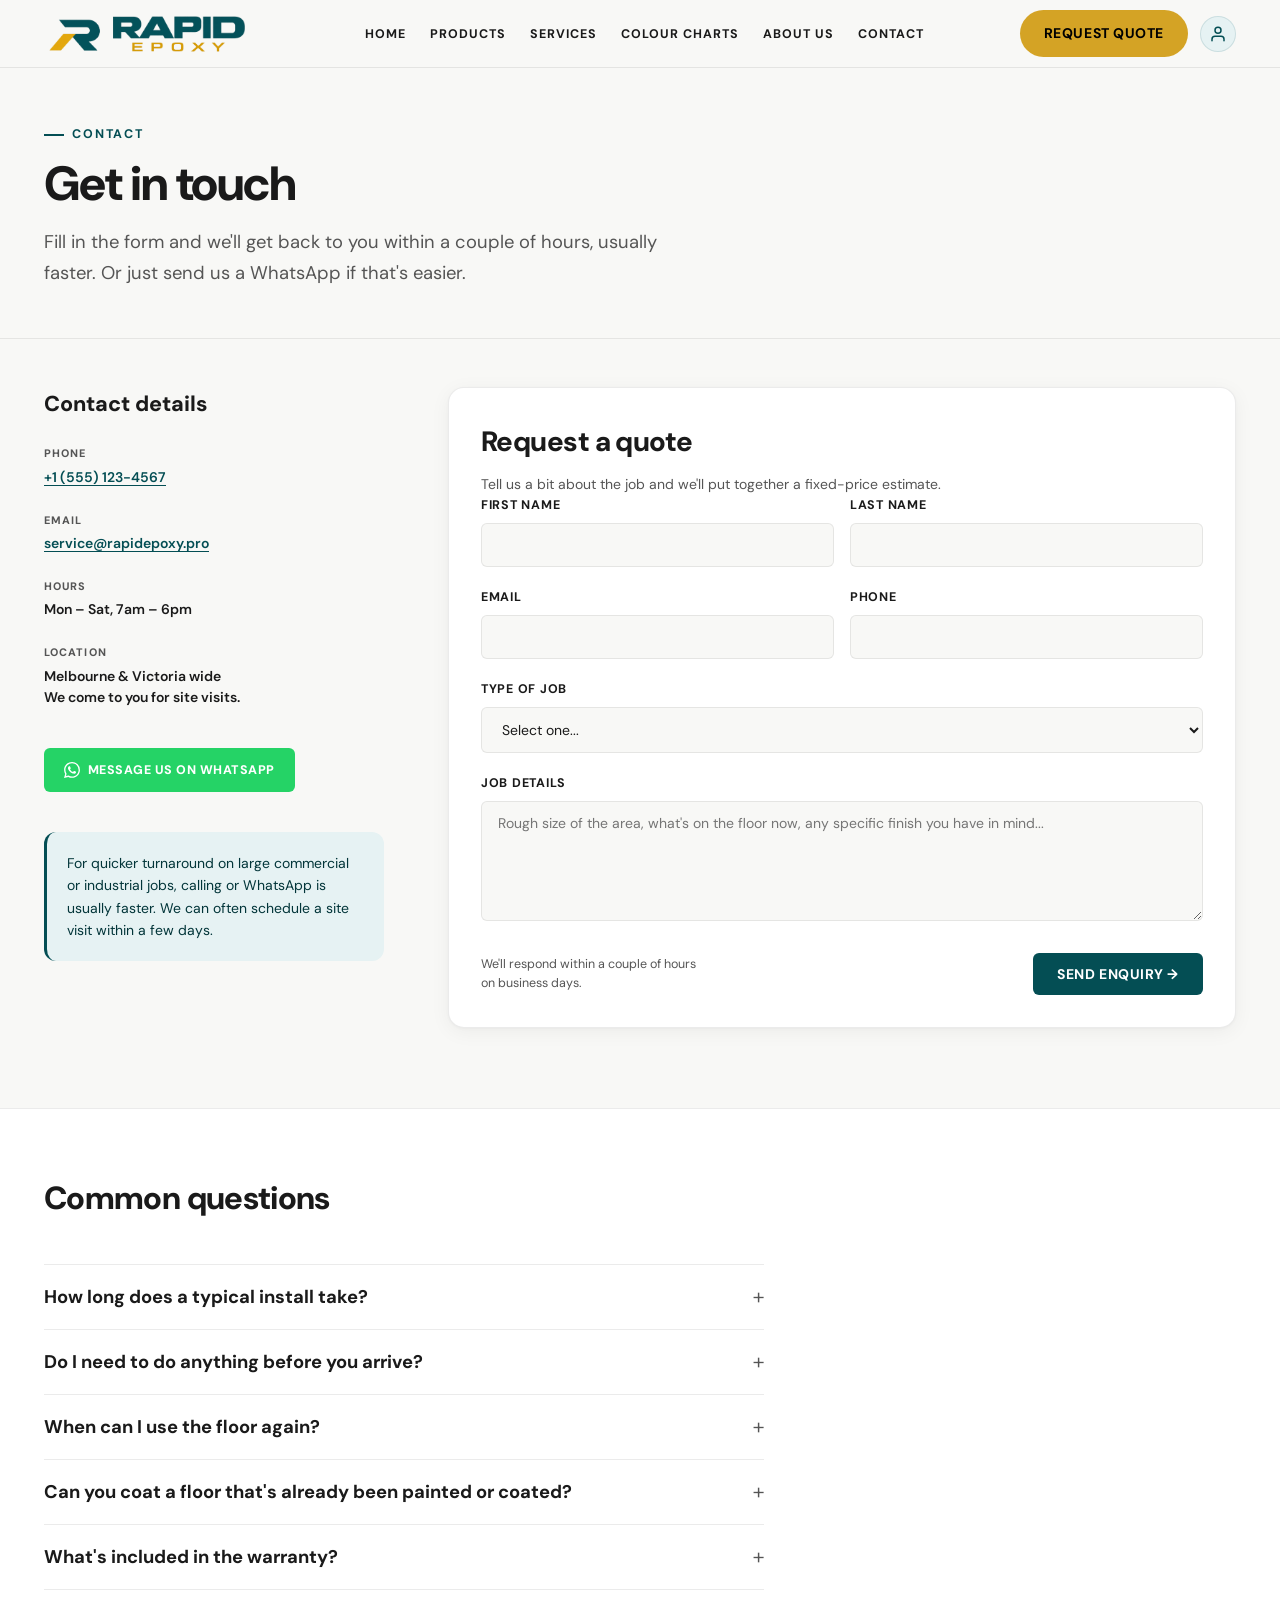
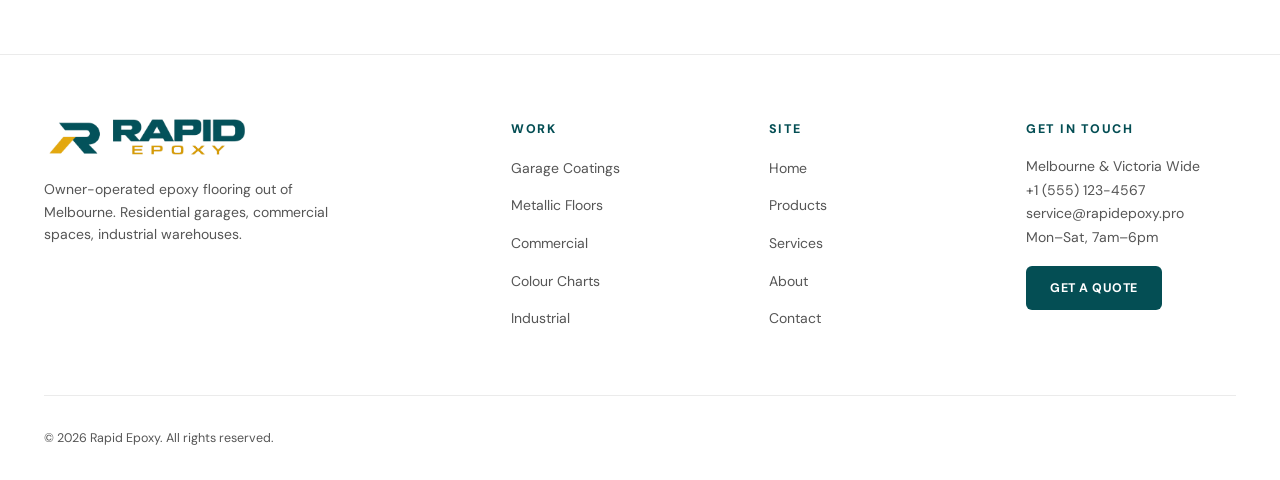
<file: contact.html>
<!DOCTYPE html>
<html lang="en">
<head>
  <link rel="icon" type="image/png" href="favicon.png">
  <link rel="apple-touch-icon" href="favicon.png">

  <meta charset="UTF-8">
  <meta name="viewport" content="width=device-width, initial-scale=1.0">
  <title>Contact — Rapid Epoxy</title>
  <meta name="description" content="Get a quote or book a site visit with Rapid Epoxy. We're based in Melbourne and work across Victoria.">
  <link rel="preconnect" href="https://fonts.googleapis.com">
  <link rel="preconnect" href="https://fonts.gstatic.com" crossorigin>
  <link href="https://fonts.googleapis.com/css2?family=DM+Sans:ital,opsz,wght@0,9..40,100..1000;1,9..40,100..1000&display=swap" rel="stylesheet">
  <link rel="stylesheet" href="css/tokens.css">
  <link rel="stylesheet" href="css/main.css">

  <style>
    /* ── Contact page styles ── */
    .contact-page-hero {
      padding-top: 120px;
      padding-bottom: var(--space-12);
      background: var(--color-base);
    }

    .contact-page-hero h1 {
      font-size: clamp(2rem, 4vw, 3rem);
      font-weight: 800;
      color: var(--color-ink);
      letter-spacing: -0.025em;
      line-height: 1.15;
      margin-bottom: var(--space-4);
    }

    .contact-page-hero p {
      font-size: var(--text-md);
      color: var(--color-muted);
      line-height: 1.7;
      max-width: 48ch;
    }

    /* ── Contact layout ── */
    .contact-body {
      padding: var(--space-12) 0 var(--space-20);
      background: var(--color-base);
      border-top: 1px solid var(--color-border);
    }

    .contact-grid {
      display: grid;
      grid-template-columns: 340px 1fr;
      gap: var(--space-16);
      align-items: start;
    }

    /* Left column */
    .contact-info h2 {
      font-size: var(--text-lg);
      font-weight: 800;
      color: var(--color-ink);
      margin-bottom: var(--space-6);
    }

    .contact-detail {
      margin-bottom: var(--space-6);
    }

    .contact-detail-label {
      font-size: 0.68rem;
      font-weight: 800;
      letter-spacing: 0.1em;
      text-transform: uppercase;
      color: var(--color-muted);
      margin-bottom: var(--space-1);
    }

    .contact-detail-value {
      font-size: var(--text-sm);
      font-weight: 600;
      color: var(--color-ink);
      line-height: 1.5;
    }

    .contact-detail-value a {
      color: var(--color-teal);
      text-decoration: underline;
      text-underline-offset: 3px;
    }

    .whatsapp-link {
      display: inline-flex;
      align-items: center;
      gap: var(--space-2);
      background: #25D366;
      color: #fff;
      font-size: var(--text-xs);
      font-weight: 800;
      letter-spacing: 0.04em;
      text-transform: uppercase;
      padding: 0.75rem 1.25rem;
      border-radius: var(--radius-sm);
      margin-top: var(--space-4);
      text-decoration: none;
      transition: background var(--dur-fast);
    }

    .whatsapp-link:hover { background: #1DA851; }

    .whatsapp-link svg {
      width: 16px; height: 16px;
      fill: currentColor;
      flex-shrink: 0;
    }

    .contact-note {
      margin-top: var(--space-10);
      padding: var(--space-5);
      background: var(--color-teal-light);
      border-radius: var(--radius-md);
      border-left: 3px solid var(--color-teal);
    }

    .contact-note p {
      font-size: var(--text-sm);
      color: var(--color-teal-dark);
      line-height: 1.6;
    }

    /* Right column — form */
    .contact-form-card {
      background: var(--color-surface);
      border: 1px solid var(--color-border);
      border-radius: var(--radius-lg);
      padding: var(--space-8);
      box-shadow: var(--shadow-card);
    }

    .contact-form-card h2 {
      font-size: var(--text-xl);
      font-weight: 800;
      color: var(--color-ink);
      letter-spacing: -0.02em;
      margin-bottom: var(--space-2);
    }

    .contact-form-card > p {
      font-size: var(--text-sm);
      color: var(--color-muted);
      margin-bottom: var(--space-7);
    }

    /* Form fields */
    .field-group {
      margin-bottom: var(--space-5);
    }

    .field-group label {
      display: block;
      font-size: var(--text-xs);
      font-weight: 700;
      letter-spacing: 0.06em;
      text-transform: uppercase;
      color: var(--color-ink);
      margin-bottom: var(--space-2);
    }

    .field-group input,
    .field-group select,
    .field-group textarea {
      width: 100%;
      padding: 0.75rem 1rem;
      background: var(--color-base);
      border: 1.5px solid var(--color-border);
      border-radius: var(--radius-sm);
      font-size: var(--text-sm);
      color: var(--color-ink);
      font-family: var(--font-sans);
      transition: border-color var(--dur-fast);
      outline: none;
    }

    .field-group input:focus,
    .field-group select:focus,
    .field-group textarea:focus {
      border-color: var(--color-teal);
    }

    .field-row-2 {
      display: grid;
      grid-template-columns: 1fr 1fr;
      gap: var(--space-4);
    }

    .field-group textarea {
      resize: vertical;
      min-height: 120px;
    }

    .form-submit-row {
      display: flex;
      align-items: center;
      justify-content: space-between;
      margin-top: var(--space-6);
      gap: var(--space-4);
    }

    .form-submit-row p {
      font-size: var(--text-xs);
      color: var(--color-muted);
      line-height: 1.5;
      max-width: 28ch;
    }

    /* FAQ section */
    .section-faq {
      padding: var(--space-16) 0;
      background: var(--color-surface);
      border-top: 1px solid var(--color-border);
    }

    .section-faq h2 {
      font-size: clamp(1.5rem, 2.5vw, 2rem);
      font-weight: 800;
      color: var(--color-ink);
      letter-spacing: -0.02em;
      margin-bottom: var(--space-10);
    }

    .faq-accordion-list {
      max-width: 720px;
      display: flex;
      flex-direction: column;
    }

    .faq-item {
      border-top: 1px solid var(--color-border);
    }

    .faq-item:last-child {
      border-bottom: 1px solid var(--color-border);
    }

    .faq-trigger {
      width: 100%;
      padding: var(--space-5) 0;
      display: flex;
      align-items: center;
      justify-content: space-between;
      text-align: left;
      font-size: var(--text-md);
      font-weight: 700;
      color: var(--color-ink);
      cursor: pointer;
      background: none;
      border: none;
      gap: var(--space-4);
    }

    .faq-trigger:hover { color: var(--color-teal); }

    .faq-trigger-icon {
      font-size: 1.4rem;
      color: var(--color-muted);
      line-height: 1;
      flex-shrink: 0;
      transition: transform var(--dur-base) var(--ease-out);
    }

    .faq-item.is-open .faq-trigger-icon {
      transform: rotate(45deg);
    }

    .faq-content {
      max-height: 0;
      overflow: hidden;
      transition: max-height var(--dur-slow) var(--ease-out);
    }

    .faq-item.is-open .faq-content {
      max-height: 300px;
    }

    .faq-content p {
      font-size: var(--text-sm);
      color: var(--color-muted);
      line-height: 1.7;
      padding-bottom: var(--space-6);
    }

    @media (max-width: 1024px) {
      .contact-grid { grid-template-columns: 1fr; gap: var(--space-10); }
    }

    @media (max-width: 768px) {
      .field-row-2 { grid-template-columns: 1fr; }
      .form-submit-row { flex-direction: column; align-items: flex-start; }
    }
  </style>
</head>
<body>

    <!-- ===========================================
       HEADER & NAVIGATION
  =========================================== -->
  <header class="site-header" id="header">
    <div class="container header-inner">
      <!-- Logo -->
      <a href="index.html" class="logo-brand" aria-label="Rapid Epoxy Home">
        <img src="img/logo-horizontal.png" alt="Rapid Epoxy" class="logo-img">
      </a>

      <!-- Desktop Nav -->
      <nav aria-label="Primary Navigation">
        <ul class="nav-menu">
          <li><a href="index.html" class="nav-link">Home</a></li>
          <li><a href="products.html" class="nav-link">Products</a></li>
          <li><a href="services.html" class="nav-link">Services</a></li>
          <li><a href="colours.html" class="nav-link">Colour Charts</a></li>
          <li><a href="about.html" class="nav-link">About Us</a></li>
          <li><a href="contact.html" class="nav-link active">Contact</a></li>
        </ul>
      </nav>

      <!-- Header Actions -->
      <div style="display:flex; align-items:center; gap:var(--space-3);">
        <a href="contact.html" class="btn btn-gold">Request Quote</a>
        <a href="account.html" class="nav-account-btn" aria-label="Account">
          <svg width="18" height="18" viewBox="0 0 24 24" fill="none" stroke="currentColor" stroke-width="2" stroke-linecap="round" stroke-linejoin="round">
            <path d="M20 21v-2a4 4 0 0 0-4-4H8a4 4 0 0 0-4 4v2"/><circle cx="12" cy="7" r="4"/>
          </svg>
        </a>
      </div>

      <!-- Mobile Toggle -->
      <button class="mobile-toggle nav-toggle" id="mobileToggle" aria-label="Toggle mobile menu" aria-expanded="false">
        <svg id="iconHamburger" width="22" height="22" viewBox="0 0 24 24" fill="none" stroke="currentColor" stroke-width="2.5" stroke-linecap="round" stroke-linejoin="round">
          <line x1="3" y1="6" x2="21" y2="6"/><line x1="3" y1="12" x2="21" y2="12"/><line x1="3" y1="18" x2="21" y2="18"/>
        </svg>
        <svg id="iconClose" width="22" height="22" viewBox="0 0 24 24" fill="none" stroke="currentColor" stroke-width="2.5" stroke-linecap="round" stroke-linejoin="round" style="display:none;">
          <line x1="18" y1="6" x2="6" y2="18"/><line x1="6" y1="6" x2="18" y2="18"/>
        </svg>
      </button>
    </div>
  </header>

  <!-- Mobile Menu Drawer Overlay -->
  <div class="mobile-menu-overlay mobile-nav" id="mobileMenu">
    <a href="index.html" class="mobile-nav-link">Home</a>
    <a href="products.html" class="mobile-nav-link">Products</a>
    <a href="services.html" class="mobile-nav-link">Services</a>
    <a href="colours.html" class="mobile-nav-link">Colour Charts</a>
    <a href="about.html" class="mobile-nav-link">About Us</a>
    <a href="contact.html" class="mobile-nav-link active">Contact</a>
    <a href="contact.html" class="btn btn-gold" style="margin-top:var(--space-4);">Request Quote</a>
  </div>

  <main id="main-content">

    <!-- Page header -->
    <section class="contact-page-hero">
      <div class="container">
        <span class="eyebrow">Contact</span>
        <h1>Get in touch</h1>
        <p>Fill in the form and we'll get back to you within a couple of hours, usually faster. Or just send us a WhatsApp if that's easier.</p>
      </div>
    </section>

    <!-- Main contact section -->
    <section class="contact-body">
      <div class="container">
        <div class="contact-grid">

          <!-- Left: info -->
          <div class="contact-info">
            <h2>Contact details</h2>

            <div class="contact-detail">
              <div class="contact-detail-label">Phone</div>
              <div class="contact-detail-value"><a href="tel:+15551234567">+1 (555) 123-4567</a></div>
            </div>

            <div class="contact-detail">
              <div class="contact-detail-label">Email</div>
              <div class="contact-detail-value"><a href="mailto:service@rapidepoxy.pro">service@rapidepoxy.pro</a></div>
            </div>

            <div class="contact-detail">
              <div class="contact-detail-label">Hours</div>
              <div class="contact-detail-value">Mon – Sat, 7am – 6pm</div>
            </div>

            <div class="contact-detail">
              <div class="contact-detail-label">Location</div>
              <div class="contact-detail-value">Melbourne &amp; Victoria wide<br>We come to you for site visits.</div>
            </div>

            <a href="https://wa.me/61390004821?text=Hi%2C%20I'd%20like%20a%20quote%20for%20an%20epoxy%20floor." target="_blank" rel="noopener" class="whatsapp-link">
              <svg viewBox="0 0 24 24"><path d="M17.472 14.382c-.297-.149-1.758-.867-2.03-.967-.273-.099-.471-.148-.67.15-.197.297-.767.966-.94 1.164-.173.199-.347.223-.644.075-.297-.15-1.255-.463-2.39-1.475-.883-.788-1.48-1.761-1.653-2.059-.173-.297-.018-.458.13-.606.134-.133.298-.347.446-.52.149-.174.198-.298.298-.497.099-.198.05-.371-.025-.52-.075-.149-.669-1.612-.916-2.207-.242-.579-.487-.5-.669-.51-.173-.008-.371-.01-.57-.01-.198 0-.52.074-.792.372-.272.297-1.04 1.016-1.04 2.479 0 1.462 1.065 2.875 1.213 3.074.149.198 2.096 3.2 5.077 4.487.709.306 1.262.489 1.694.625.712.227 1.36.195 1.871.118.571-.085 1.758-.719 2.006-1.413.248-.694.248-1.289.173-1.413-.074-.124-.272-.198-.57-.347m-5.421 7.403h-.004a9.87 9.87 0 0 1-5.031-1.378l-.361-.214-3.741.982.998-3.648-.235-.374a9.86 9.86 0 0 1-1.51-5.26c.001-5.45 4.436-9.884 9.888-9.884 2.64 0 5.122 1.03 6.988 2.898a9.825 9.825 0 0 1 2.893 6.994c-.003 5.45-4.437 9.884-9.885 9.884m8.413-18.297A11.815 11.815 0 0 0 12.05 0C5.495 0 .16 5.335.157 11.892c0 2.096.547 4.142 1.588 5.945L.057 24l6.305-1.654a11.882 11.882 0 0 0 5.683 1.448h.005c6.554 0 11.89-5.335 11.893-11.893a11.821 11.821 0 0 0-3.48-8.413z"/></svg>
              Message us on WhatsApp
            </a>

            <div class="contact-note">
              <p>
                For quicker turnaround on large commercial or industrial jobs, calling or WhatsApp is usually faster. We can often schedule a site visit within a few days.
              </p>
            </div>
          </div>

          <!-- Right: form -->
          <div class="contact-form-card">
            <h2>Request a quote</h2>
            <p>Tell us a bit about the job and we'll put together a fixed-price estimate.</p>

            <form id="quoteForm">

              <div class="field-row-2">
                <div class="field-group">
                  <label for="firstName">First name</label>
                  <input type="text" id="firstName" autocomplete="given-name" required>
                </div>
                <div class="field-group">
                  <label for="lastName">Last name</label>
                  <input type="text" id="lastName" autocomplete="family-name" required>
                </div>
              </div>

              <div class="field-row-2">
                <div class="field-group">
                  <label for="email">Email</label>
                  <input type="email" id="email" autocomplete="email" required>
                </div>
                <div class="field-group">
                  <label for="phone">Phone</label>
                  <input type="tel" id="phone" autocomplete="tel">
                </div>
              </div>

              <div class="field-group">
                <label for="jobType">Type of job</label>
                <select id="jobType" required>
                  <option value="" disabled selected>Select one...</option>
                  <option>Residential garage</option>
                  <option>Commercial showroom or retail</option>
                  <option>Industrial warehouse or factory</option>
                  <option>Concrete grinding only</option>
                  <option>Something else</option>
                </select>
              </div>

              <div class="field-group">
                <label for="details">Job details</label>
                <textarea id="details" placeholder="Rough size of the area, what's on the floor now, any specific finish you have in mind..." required></textarea>
              </div>

              <div class="form-submit-row">
                <p>We'll respond within a couple of hours on business days.</p>
                <button type="submit" class="btn btn-teal">Send enquiry →</button>
              </div>

            </form>
          </div>

        </div>
      </div>
    </section>

    <!-- FAQ -->
    <section class="section-faq" id="faq">
      <div class="container">
        <h2>Common questions</h2>

        <div class="faq-accordion-list">

          <div class="faq-item">
            <button class="faq-trigger">
              How long does a typical install take?
              <span class="faq-trigger-icon">+</span>
            </button>
            <div class="faq-content">
              <p>Most residential garage installs (up to 60m²) are done in a day. Larger jobs or anything with a lot of crack repair can run into a second day. We'll give you a realistic timeframe when we quote.</p>
            </div>
          </div>

          <div class="faq-item">
            <button class="faq-trigger">
              Do I need to do anything before you arrive?
              <span class="faq-trigger-icon">+</span>
            </button>
            <div class="faq-content">
              <p>Just clear everything off the concrete — cars, shelving, stored gear. We handle all the prep, grinding, and cleanup. We bring our own dust extraction so it's less messy than you'd expect.</p>
            </div>
          </div>

          <div class="faq-item">
            <button class="faq-trigger">
              When can I use the floor again?
              <span class="faq-trigger-icon">+</span>
            </button>
            <div class="faq-content">
              <p>Light foot traffic within 6 hours. Cars and heavier loads after 24 hours. Full cure is 7 days, but you won't need to wait that long for normal use.</p>
            </div>
          </div>

          <div class="faq-item">
            <button class="faq-trigger">
              Can you coat a floor that's already been painted or coated?
              <span class="faq-trigger-icon">+</span>
            </button>
            <div class="faq-content">
              <p>Sometimes. We'll check what's already down during the site visit. Old coatings that are flaking or peeling need to come off first — trying to coat over them is how you end up with a floor that peels again in a year. If removal is needed, we'll factor it into the quote.</p>
            </div>
          </div>

          <div class="faq-item">
            <button class="faq-trigger">
              What's included in the warranty?
              <span class="faq-trigger-icon">+</span>
            </button>
            <div class="faq-content">
              <p>10 years on residential installs, covering peeling, delamination, and hot-tyre pickup. Commercial and industrial jobs come with a tailored warranty depending on the system and use conditions — we'll go through it with you before the job starts.</p>
            </div>
          </div>

        </div>
      </div>
    </section>

  </main>

  <footer class="site-footer">
    <div class="container">
      <div class="footer-grid">
        <div>
          <a href="index.html" class="logo-brand">
            <img src="img/logo-horizontal.png" alt="Rapid Epoxy" class="logo-img">
          </a>
          <p class="footer-brand-desc">
            Owner-operated epoxy flooring out of Melbourne. Residential garages, commercial spaces, industrial warehouses.
          </p>
        </div>
        <div>
          <h4 class="footer-col-title">Work</h4>
          <ul class="footer-links">
            <li><a href="products.html">Garage Coatings</a></li>
            <li><a href="products.html">Metallic Floors</a></li>
            <li><a href="services.html">Commercial</a></li>
            <li><a href="colours.html">Colour Charts</a></li>
            <li><a href="services.html">Industrial</a></li>
          </ul>
        </div>
        <div>
          <h4 class="footer-col-title">Site</h4>
          <ul class="footer-links">
            <li><a href="index.html">Home</a></li>
            <li><a href="products.html">Products</a></li>
            <li><a href="services.html">Services</a></li>
            <li><a href="about.html">About</a></li>
            <li><a href="contact.html">Contact</a></li>
          </ul>
        </div>
        <div>
          <h4 class="footer-col-title">Get in touch</h4>
          <p style="font-size:var(--text-sm); color:var(--color-muted); line-height:1.7; margin-bottom:var(--space-4);">
            Melbourne &amp; Victoria Wide<br>
            +1 (555) 123-4567<br>
            service@rapidepoxy.pro<br>
            Mon–Sat, 7am–6pm
          </p>
          <a href="contact.html" class="btn btn-teal" style="font-size:var(--text-xs);">Get a Quote</a>
        </div>
      </div>
      <div class="footer-bottom">
        <p>&copy; 2026 Rapid Epoxy. All rights reserved.</p>
      </div>
    </div>
  </footer>

  <script src="js/main.js"></script>
  <script>
    (function () {
      var toggle = document.getElementById('mobileToggle');
      var menu   = document.getElementById('mobileMenu');
      var iconH  = document.getElementById('iconHamburger');
      var iconC  = document.getElementById('iconClose');
      if (!toggle || !menu) return;
      toggle.addEventListener('click', function () {
        var open = menu.classList.toggle('is-active');
        document.body.style.overflow = open ? 'hidden' : '';
        if (iconH) iconH.style.display = open ? 'none' : '';
        if (iconC) iconC.style.display = open ? ''     : 'none';
      });
      menu.querySelectorAll('.mobile-nav-link').forEach(function (link) {
        link.addEventListener('click', function () {
          menu.classList.remove('is-active');
          document.body.style.overflow = '';
          if (iconH) iconH.style.display = '';
          if (iconC) iconC.style.display = 'none';
        });
      });

      // FAQ Accordion Toggles
      var faqItems = document.querySelectorAll('.faq-item');
      faqItems.forEach(function (item) {
        var trigger = item.querySelector('.faq-trigger');
        if (trigger) {
          trigger.addEventListener('click', function (e) {
            e.preventDefault();
            var isOpen = item.classList.contains('is-open');
            faqItems.forEach(function (i) {
              i.classList.remove('is-open');
              var t = i.querySelector('.faq-trigger');
              if (t) t.setAttribute('aria-expanded', 'false');
            });
            if (!isOpen) {
              item.classList.add('is-open');
              trigger.setAttribute('aria-expanded', 'true');
            }
          });
        }
      });
    })();
  </script>
</body>
</html>
</file>
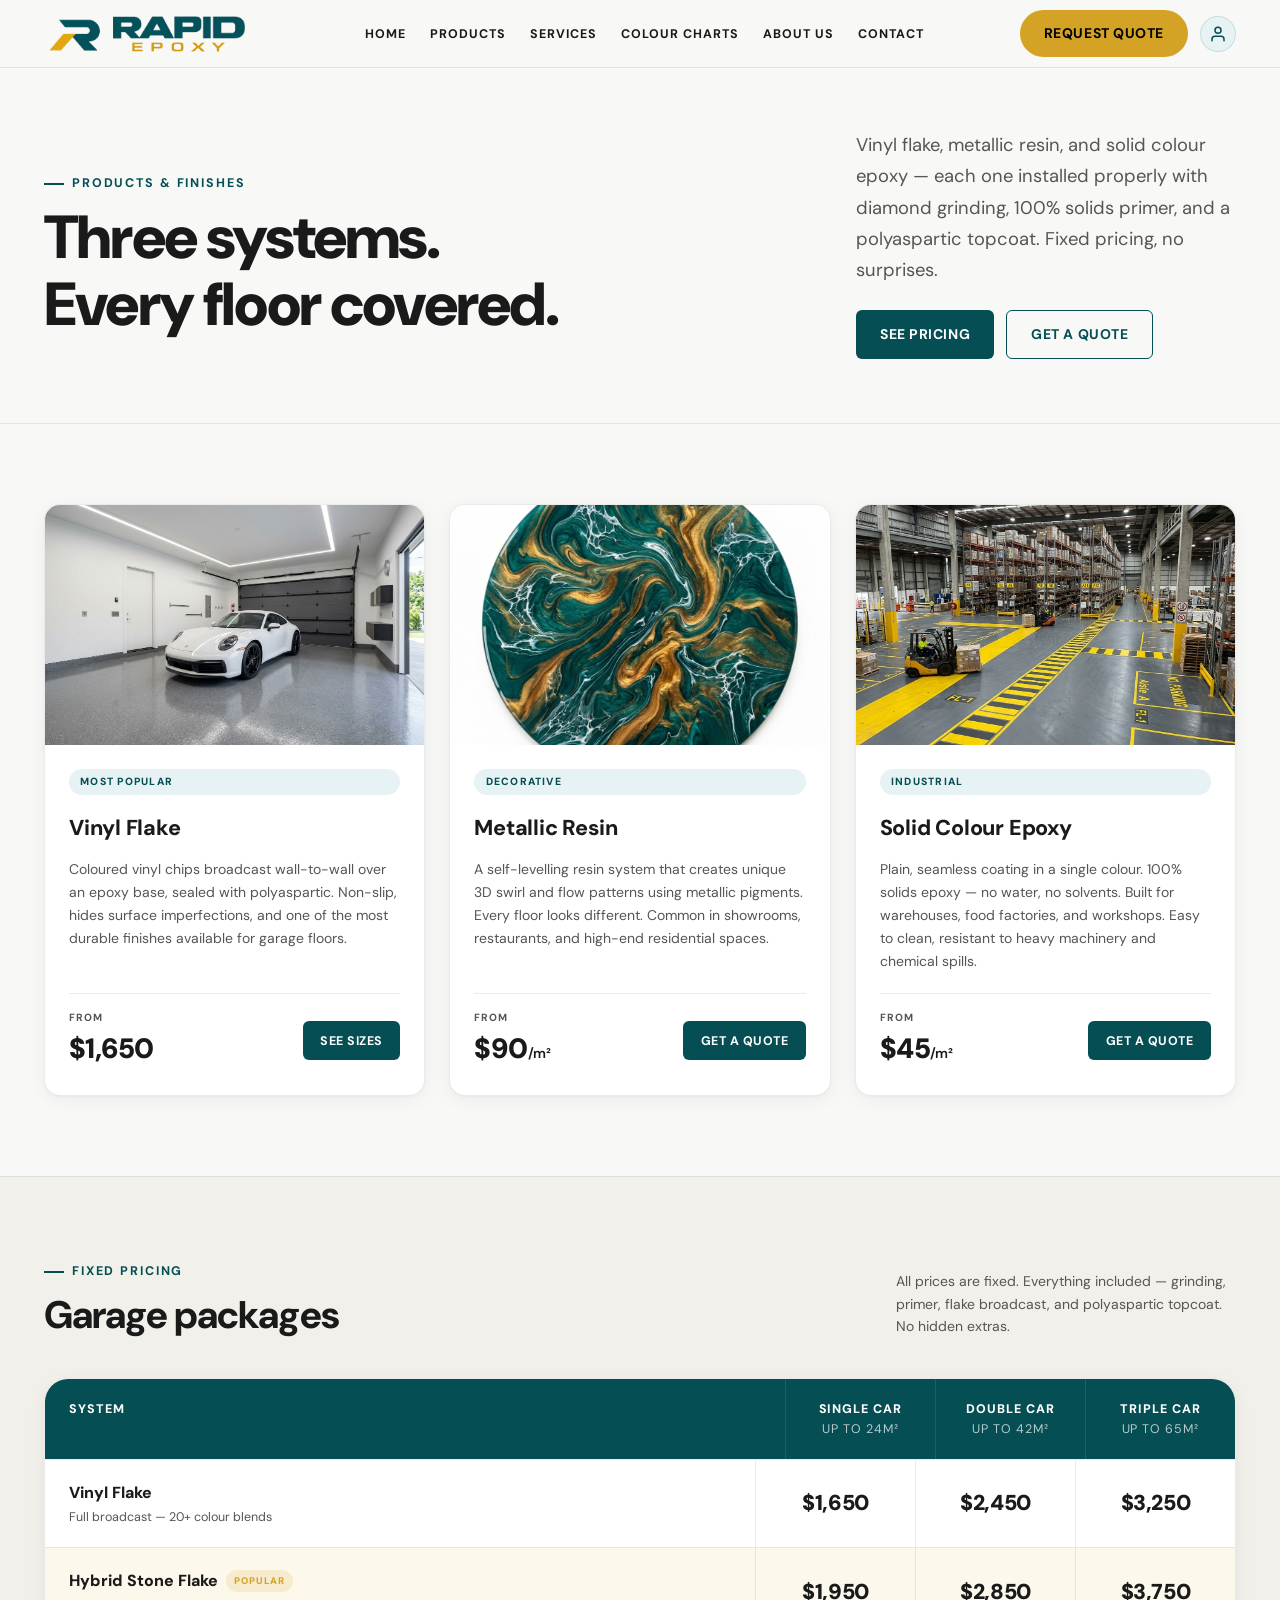
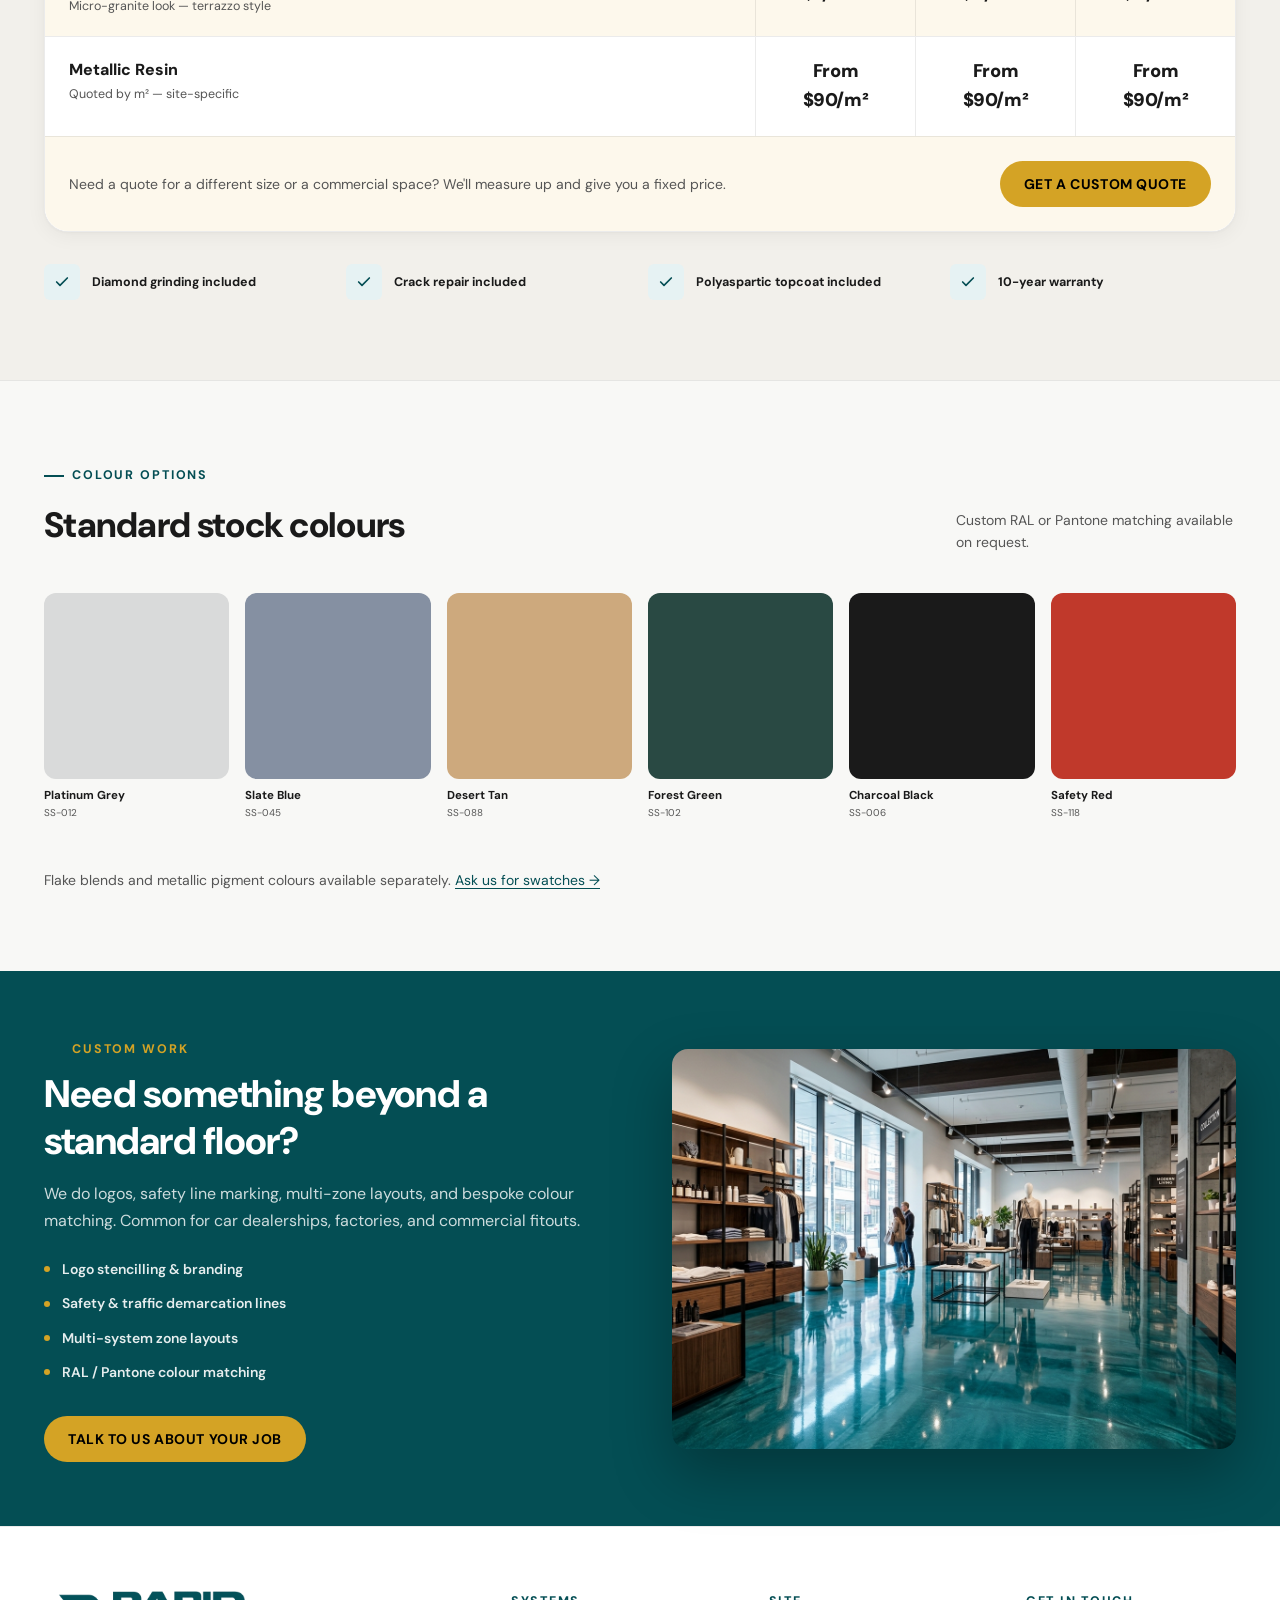
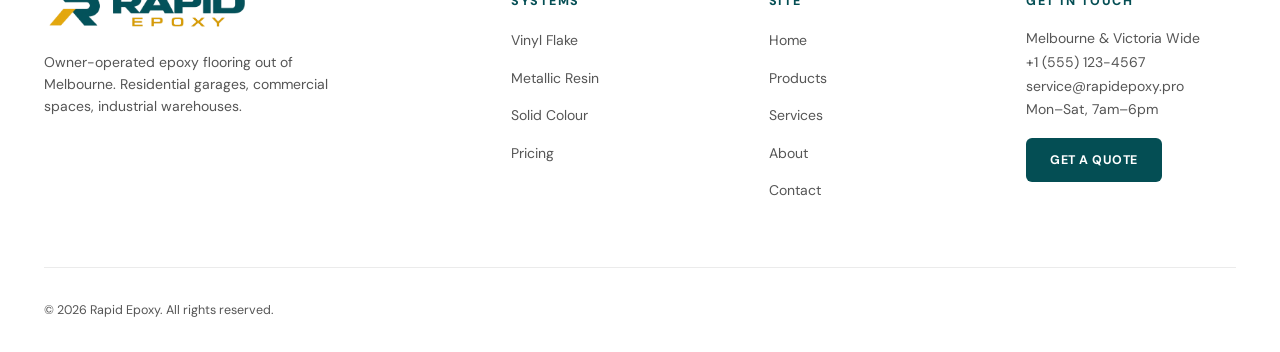
<file: products.html>
<!DOCTYPE html>
<html lang="en">
<head>
  <link rel="icon" type="image/png" href="favicon.png">
  <link rel="apple-touch-icon" href="favicon.png">

  <meta charset="UTF-8">
  <meta name="viewport" content="width=device-width, initial-scale=1.0">
  <title>Products & Finishes — Rapid Epoxy</title>
  <meta name="description" content="Epoxy flooring systems we install: vinyl flake, metallic resin, solid colour. Fixed pricing on all garage packages.">
  <link rel="preconnect" href="https://fonts.googleapis.com">
  <link rel="preconnect" href="https://fonts.gstatic.com" crossorigin>
  <link href="https://fonts.googleapis.com/css2?family=DM+Sans:ital,opsz,wght@0,9..40,100..1000;1,9..40,100..1000&display=swap" rel="stylesheet">
  <link rel="stylesheet" href="css/tokens.css">
  <link rel="stylesheet" href="css/main.css">

  <style>
    /* ─── Products Page ─── */

    /* Hero */
    .products-hero {
      padding-top: 130px;
      padding-bottom: var(--space-16);
      background: var(--color-base);
      border-bottom: 1px solid var(--color-border);
    }

    .products-hero-inner {
      display: flex;
      align-items: flex-end;
      justify-content: space-between;
      gap: var(--space-12);
    }

    .products-hero-left h1 {
      font-size: clamp(2.4rem, 5vw, 3.8rem);
      font-weight: 900;
      color: var(--color-ink);
      letter-spacing: -0.03em;
      line-height: 1.1;
      margin-bottom: var(--space-5);
    }

    .products-hero-left h1 span {
      color: var(--color-teal);
    }

    .products-hero-right {
      max-width: 380px;
      flex-shrink: 0;
    }

    .products-hero-right p {
      font-size: var(--text-md);
      color: var(--color-muted);
      line-height: 1.7;
      margin-bottom: var(--space-6);
    }

    /* System cards */
    .section-systems {
      padding: var(--space-20) 0;
      background: var(--color-base);
    }

    .systems-grid {
      display: grid;
      grid-template-columns: repeat(3, 1fr);
      gap: var(--space-6);
    }

    .system-card {
      background: var(--color-surface);
      border-radius: var(--radius-lg);
      border: 1px solid var(--color-border);
      overflow: hidden;
      box-shadow: var(--shadow-card);
      display: flex;
      flex-direction: column;
      transition: transform var(--dur-base) var(--ease-out), box-shadow var(--dur-base) var(--ease-out);
    }

    .system-card:hover {
      transform: translateY(-4px);
      box-shadow: var(--shadow-hover);
    }

    .system-card-img {
      width: 100%;
      height: 240px;
      object-fit: cover;
      display: block;
    }

    .system-card-img-placeholder {
      width: 100%;
      height: 240px;
      display: flex;
      align-items: center;
      justify-content: center;
      font-size: 3rem;
      background: var(--color-surface-sub);
    }

    .system-card-body {
      padding: var(--space-6);
      flex: 1;
      display: flex;
      flex-direction: column;
    }

    .system-badge {
      display: inline-block;
      font-size: 0.65rem;
      font-weight: 800;
      letter-spacing: 0.12em;
      text-transform: uppercase;
      color: var(--color-teal);
      background: var(--color-teal-light);
      padding: 0.3rem 0.7rem;
      border-radius: var(--radius-pill);
      margin-bottom: var(--space-4);
    }

    .system-card-title {
      font-size: var(--text-lg);
      font-weight: 800;
      color: var(--color-ink);
      letter-spacing: -0.01em;
      margin-bottom: var(--space-3);
    }

    .system-card-desc {
      font-size: var(--text-sm);
      color: var(--color-muted);
      line-height: 1.65;
      flex: 1;
      margin-bottom: var(--space-5);
    }

    .system-card-footer {
      display: flex;
      align-items: center;
      justify-content: space-between;
      padding-top: var(--space-4);
      border-top: 1px solid var(--color-border);
    }

    .system-from {
      font-size: 0.65rem;
      font-weight: 700;
      letter-spacing: 0.1em;
      text-transform: uppercase;
      color: var(--color-muted);
    }

    .system-price {
      font-size: var(--text-xl);
      font-weight: 900;
      color: var(--color-ink);
      letter-spacing: -0.02em;
    }

    /* Pricing section */
    .section-pricing {
      padding: var(--space-20) 0;
      background: #F2F0EB;
      border-top: 1px solid var(--color-border);
    }

    .pricing-header {
      display: flex;
      align-items: flex-end;
      justify-content: space-between;
      margin-bottom: var(--space-10);
      gap: var(--space-8);
    }

    .pricing-header h2 {
      font-size: clamp(1.8rem, 3vw, 2.6rem);
      font-weight: 800;
      color: var(--color-ink);
      letter-spacing: -0.025em;
      line-height: 1.15;
    }

    .pricing-header p {
      font-size: var(--text-sm);
      color: var(--color-muted);
      line-height: 1.6;
      max-width: 34ch;
    }

    .pt-scroll-wrap {
      width: 100%;
      overflow-x: auto;
      -webkit-overflow-scrolling: touch;
      border-radius: var(--radius-xl);
      box-shadow: var(--shadow-card);
      border: 1px solid var(--color-border);
      background: var(--color-surface);
      scrollbar-width: thin;
    }

    .pricing-table {
      background: var(--color-surface);
      min-width: 620px;
      width: 100%;
      overflow: visible;
    }

    .pt-scroll-hint {
      display: none;
      align-items: center;
      justify-content: center;
      gap: 6px;
      font-size: var(--text-xs);
      font-weight: 700;
      color: var(--color-teal);
      letter-spacing: 0.05em;
      text-transform: uppercase;
      margin-bottom: var(--space-3);
    }

    /* Table header */
    .pt-head {
      display: grid;
      grid-template-columns: 1fr 150px 150px 150px;
      background: var(--color-teal);
      color: #FFFFFF;
    }

    .pt-head-cell {
      padding: var(--space-5) var(--space-6);
      font-size: var(--text-xs);
      font-weight: 800;
      letter-spacing: 0.08em;
      text-transform: uppercase;
    }

    .pt-head-cell:not(:first-child) {
      text-align: center;
      border-left: 1px solid rgba(255,255,255,0.1);
    }

    /* Table rows */
    .pt-row {
      display: grid;
      grid-template-columns: 1fr 160px 160px 160px;
      border-top: 1px solid var(--color-border);
      transition: background var(--dur-fast);
    }

    .pt-row:first-of-type {
      border-top: none;
    }

    .pt-row:hover {
      background: var(--color-base);
    }

    .pt-system {
      padding: var(--space-5) var(--space-6);
    }

    .pt-system-name {
      font-size: var(--text-base);
      font-weight: 800;
      color: var(--color-ink);
      margin-bottom: 2px;
    }

    .pt-system-sub {
      font-size: var(--text-xs);
      color: var(--color-muted);
    }

    .pt-cell {
      padding: var(--space-5) var(--space-6);
      text-align: center;
      border-left: 1px solid var(--color-border);
      display: flex;
      flex-direction: column;
      align-items: center;
      justify-content: center;
    }

    .pt-price {
      font-size: var(--text-lg);
      font-weight: 900;
      color: var(--color-ink);
      letter-spacing: -0.02em;
    }

    .pt-size {
      font-size: 0.65rem;
      font-weight: 600;
      color: var(--color-muted);
      margin-top: 2px;
    }

    .pt-cta-row {
      display: grid;
      grid-template-columns: 1fr auto;
      align-items: center;
      gap: var(--space-4);
      padding: var(--space-6);
      background: var(--color-gold-light);
      border-top: 1px solid var(--color-border);
    }

    .pt-cta-row p {
      font-size: var(--text-sm);
      color: var(--color-muted);
    }

    /* Colour swatches */
    .section-colours {
      padding: var(--space-20) 0;
      background: var(--color-base);
      border-top: 1px solid var(--color-border);
    }

    .colours-header {
      display: flex;
      align-items: flex-end;
      justify-content: space-between;
      margin-bottom: var(--space-10);
      gap: var(--space-8);
    }

    .colours-header h2 {
      font-size: clamp(1.6rem, 2.8vw, 2.2rem);
      font-weight: 800;
      color: var(--color-ink);
      letter-spacing: -0.02em;
    }

    .swatches-grid {
      display: grid;
      grid-template-columns: repeat(6, 1fr);
      gap: var(--space-4);
      margin-bottom: var(--space-12);
    }

    .swatch {
      cursor: pointer;
    }

    .swatch-block {
      width: 100%;
      aspect-ratio: 1;
      border-radius: var(--radius-md);
      margin-bottom: var(--space-2);
      border: 2px solid transparent;
      transition: all var(--dur-fast);
    }

    .swatch:hover .swatch-block {
      border-color: var(--color-ink);
      transform: scale(1.04);
    }

    .swatch-name {
      font-size: 0.72rem;
      font-weight: 700;
      color: var(--color-ink);
    }

    .swatch-sku {
      font-size: 0.62rem;
      color: var(--color-muted);
    }

    /* Custom work strip */
    .section-custom {
      background: var(--color-teal);
      padding: var(--space-16) 0;
    }

    .custom-inner {
      display: grid;
      grid-template-columns: 1fr 1fr;
      gap: var(--space-16);
      align-items: center;
    }

    .custom-inner h2 {
      font-size: clamp(1.8rem, 3vw, 2.4rem);
      font-weight: 800;
      color: #FFFFFF;
      letter-spacing: -0.02em;
      line-height: 1.2;
      margin-bottom: var(--space-4);
    }

    .custom-inner p {
      font-size: var(--text-base);
      color: rgba(255,255,255,0.8);
      line-height: 1.7;
      margin-bottom: var(--space-6);
    }

    .custom-list {
      list-style: none;
      display: flex;
      flex-direction: column;
      gap: var(--space-3);
    }

    .custom-list li {
      display: flex;
      align-items: center;
      gap: var(--space-3);
      font-size: var(--text-sm);
      color: rgba(255,255,255,0.9);
      font-weight: 600;
    }

    .custom-list li::before {
      content: '';
      width: 6px;
      height: 6px;
      border-radius: 50%;
      background: var(--color-gold);
      flex-shrink: 0;
    }

    .custom-img {
      border-radius: var(--radius-lg);
      overflow: hidden;
      box-shadow: 0 24px 60px rgba(0,0,0,0.3);
    }

    .custom-img img {
      width: 100%;
      height: 400px;
      object-fit: cover;
      display: block;
    }

    .custom-img-placeholder {
      width: 100%;
      height: 400px;
      background: rgba(255,255,255,0.08);
      border-radius: var(--radius-lg);
      display: flex;
      align-items: center;
      justify-content: center;
      font-size: 4rem;
    }

    /* Responsive */
    @media (max-width: 1024px) {
      .products-hero-inner { flex-direction: column; align-items: flex-start; }
      .products-hero-right { max-width: 100%; }
      .systems-grid { grid-template-columns: 1fr 1fr; }
      .swatches-grid { grid-template-columns: repeat(4, 1fr); }
      .custom-inner { grid-template-columns: 1fr; }
      .custom-img, .custom-img-placeholder { height: 280px; }
    }

    @media (max-width: 768px) {
      .pricing-header { flex-direction: column; align-items: flex-start; }
      .colours-header { flex-direction: column; align-items: flex-start; }
      .systems-grid { grid-template-columns: 1fr; }
      .swatches-grid { grid-template-columns: repeat(2, 1fr); }
      .pt-scroll-hint { display: flex; }
      .pt-head, .pt-row {
        grid-template-columns: 180px 135px 135px 135px !important;
      }
      .pt-head-cell:nth-child(2), .pt-cell:nth-child(2) {
        display: flex !important;
      }
      .pt-head-cell:first-child,
      .pt-system {
        position: sticky;
        left: 0;
        z-index: 3;
      }
      .pt-head-cell:first-child {
        background: var(--color-teal);
      }
      .pt-system {
        background: #FFFFFF;
        box-shadow: 4px 0 10px rgba(0, 0, 0, 0.06);
      }
      .pt-row[style*="gold"] .pt-system {
        background: #FFFBF0;
      }
      .whats-included-grid {
        grid-template-columns: repeat(2, 1fr) !important;
        gap: var(--space-3) !important;
      }
    }
    @media (max-width: 480px) {
      .whats-included-grid {
        grid-template-columns: 1fr !important;
      }
    }
  </style>
</head>
<body>

    <!-- ===========================================
       HEADER & NAVIGATION
  =========================================== -->
  <header class="site-header" id="header">
    <div class="container header-inner">
      <!-- Logo -->
      <a href="index.html" class="logo-brand" aria-label="Rapid Epoxy Home">
        <img src="img/logo-horizontal.png" alt="Rapid Epoxy" class="logo-img">
      </a>

      <!-- Desktop Nav -->
      <nav aria-label="Primary Navigation">
        <ul class="nav-menu">
          <li><a href="index.html" class="nav-link">Home</a></li>
          <li><a href="products.html" class="nav-link active">Products</a></li>
          <li><a href="services.html" class="nav-link">Services</a></li>
          <li><a href="colours.html" class="nav-link">Colour Charts</a></li>
          <li><a href="about.html" class="nav-link">About Us</a></li>
          <li><a href="contact.html" class="nav-link">Contact</a></li>
        </ul>
      </nav>

      <!-- Header Actions -->
      <div style="display:flex; align-items:center; gap:var(--space-3);">
        <a href="contact.html" class="btn btn-gold">Request Quote</a>
        <a href="account.html" class="nav-account-btn" aria-label="Account">
          <svg width="18" height="18" viewBox="0 0 24 24" fill="none" stroke="currentColor" stroke-width="2" stroke-linecap="round" stroke-linejoin="round">
            <path d="M20 21v-2a4 4 0 0 0-4-4H8a4 4 0 0 0-4 4v2"/><circle cx="12" cy="7" r="4"/>
          </svg>
        </a>
      </div>

      <!-- Mobile Toggle -->
      <button class="mobile-toggle nav-toggle" id="mobileToggle" aria-label="Toggle mobile menu" aria-expanded="false">
        <svg id="iconHamburger" width="22" height="22" viewBox="0 0 24 24" fill="none" stroke="currentColor" stroke-width="2.5" stroke-linecap="round" stroke-linejoin="round">
          <line x1="3" y1="6" x2="21" y2="6"/><line x1="3" y1="12" x2="21" y2="12"/><line x1="3" y1="18" x2="21" y2="18"/>
        </svg>
        <svg id="iconClose" width="22" height="22" viewBox="0 0 24 24" fill="none" stroke="currentColor" stroke-width="2.5" stroke-linecap="round" stroke-linejoin="round" style="display:none;">
          <line x1="18" y1="6" x2="6" y2="18"/><line x1="6" y1="6" x2="18" y2="18"/>
        </svg>
      </button>
    </div>
  </header>

  <!-- Mobile Menu Drawer Overlay -->
  <div class="mobile-menu-overlay mobile-nav" id="mobileMenu">
    <a href="index.html" class="mobile-nav-link">Home</a>
    <a href="products.html" class="mobile-nav-link active">Products</a>
    <a href="services.html" class="mobile-nav-link">Services</a>
    <a href="colours.html" class="mobile-nav-link">Colour Charts</a>
    <a href="about.html" class="mobile-nav-link">About Us</a>
    <a href="contact.html" class="mobile-nav-link">Contact</a>
    <a href="contact.html" class="btn btn-gold" style="margin-top:var(--space-4);">Request Quote</a>
  </div>

  <main id="main-content">

    <!-- ── Hero ── -->
    <section class="products-hero">
      <div class="container">
        <div class="products-hero-inner">
          <div class="products-hero-left">
            <span class="eyebrow">Products &amp; Finishes</span>
            <h1>Three systems.<br>Every floor covered.</h1>
          </div>
          <div class="products-hero-right">
            <p>Vinyl flake, metallic resin, and solid colour epoxy — each one installed properly with diamond grinding, 100% solids primer, and a polyaspartic topcoat. Fixed pricing, no surprises.</p>
            <div style="display:flex; gap:var(--space-3); flex-wrap:wrap;">
              <a href="#pricing" class="btn btn-teal">See pricing</a>
              <a href="contact.html" class="btn btn-outline-teal">Get a quote</a>
            </div>
          </div>
        </div>
      </div>
    </section>

    <!-- ── Systems ── -->
    <section class="section-systems" id="systems">
      <div class="container">
        <div class="systems-grid">

          <!-- Vinyl Flake -->
          <div class="system-card">
            <img src="img/residential_epoxy.jpg" alt="Vinyl flake garage floor" class="system-card-img" onerror="this.style.display='none';this.nextElementSibling.style.display='flex'">
            <div class="system-card-img-placeholder" style="display:none;">🪨</div>
            <div class="system-card-body">
              <span class="system-badge">Most popular</span>
              <h3 class="system-card-title">Vinyl Flake</h3>
              <p class="system-card-desc">
                Coloured vinyl chips broadcast wall-to-wall over an epoxy base, sealed with polyaspartic. Non-slip, hides surface imperfections, and one of the most durable finishes available for garage floors.
              </p>
              <div class="system-card-footer">
                <div>
                  <div class="system-from">From</div>
                  <div class="system-price">$1,650</div>
                </div>
                <a href="#pricing" class="btn btn-teal" style="font-size:var(--text-xs); padding:0.6rem 1.1rem;">See sizes</a>
              </div>
            </div>
          </div>

          <!-- Metallic Resin -->
          <div class="system-card">
            <img src="img/metallic_epoxy.jpg" alt="Metallic resin epoxy floor" class="system-card-img" onerror="this.style.display='none';this.nextElementSibling.style.display='flex'">
            <div class="system-card-img-placeholder" style="display:none;">✨</div>
            <div class="system-card-body">
              <span class="system-badge">Decorative</span>
              <h3 class="system-card-title">Metallic Resin</h3>
              <p class="system-card-desc">
                A self-levelling resin system that creates unique 3D swirl and flow patterns using metallic pigments. Every floor looks different. Common in showrooms, restaurants, and high-end residential spaces.
              </p>
              <div class="system-card-footer">
                <div>
                  <div class="system-from">From</div>
                  <div class="system-price">$90<span style="font-size:var(--text-sm); font-weight:600;">/m²</span></div>
                </div>
                <a href="contact.html" class="btn btn-teal" style="font-size:var(--text-xs); padding:0.6rem 1.1rem;">Get a quote</a>
              </div>
            </div>
          </div>

          <!-- Solid Colour -->
          <div class="system-card">
            <img src="img/industrial_epoxy.jpg" alt="Solid colour epoxy warehouse floor" class="system-card-img" onerror="this.style.display='none';this.nextElementSibling.style.display='flex'">
            <div class="system-card-img-placeholder" style="display:none;">🏭</div>
            <div class="system-card-body">
              <span class="system-badge">Industrial</span>
              <h3 class="system-card-title">Solid Colour Epoxy</h3>
              <p class="system-card-desc">
                Plain, seamless coating in a single colour. 100% solids epoxy — no water, no solvents. Built for warehouses, food factories, and workshops. Easy to clean, resistant to heavy machinery and chemical spills.
              </p>
              <div class="system-card-footer">
                <div>
                  <div class="system-from">From</div>
                  <div class="system-price">$45<span style="font-size:var(--text-sm); font-weight:600;">/m²</span></div>
                </div>
                <a href="contact.html" class="btn btn-teal" style="font-size:var(--text-xs); padding:0.6rem 1.1rem;">Get a quote</a>
              </div>
            </div>
          </div>

        </div>
      </div>
    </section>

    <!-- ── Pricing Table ── -->
    <section class="section-pricing" id="pricing">
      <div class="container">

        <div class="pricing-header">
          <div>
            <span class="eyebrow">Fixed Pricing</span>
            <h2>Garage packages</h2>
          </div>
          <p>All prices are fixed. Everything included — grinding, primer, flake broadcast, and polyaspartic topcoat. No hidden extras.</p>
        </div>

        <div class="pt-scroll-hint">
          <svg width="14" height="14" viewBox="0 0 24 24" fill="none" stroke="currentColor" stroke-width="2.5"><polyline points="15 18 9 12 15 6"/></svg>
          Scroll horizontally to view all garage sizes
          <svg width="14" height="14" viewBox="0 0 24 24" fill="none" stroke="currentColor" stroke-width="2.5"><polyline points="9 18 15 12 9 6"/></svg>
        </div>

        <div class="pt-scroll-wrap">
          <div class="pricing-table">

          <!-- Header row -->
          <div class="pt-head">
            <div class="pt-head-cell">System</div>
            <div class="pt-head-cell">Single Car<br><span style="font-weight:400; opacity:0.7;">up to 24m²</span></div>
            <div class="pt-head-cell">Double Car<br><span style="font-weight:400; opacity:0.7;">up to 42m²</span></div>
            <div class="pt-head-cell">Triple Car<br><span style="font-weight:400; opacity:0.7;">up to 65m²</span></div>
          </div>

          <!-- Vinyl Flake row -->
          <div class="pt-row">
            <div class="pt-system">
              <div class="pt-system-name">Vinyl Flake</div>
              <div class="pt-system-sub">Full broadcast — 20+ colour blends</div>
            </div>
            <div class="pt-cell">
              <div class="pt-price">$1,650</div>
            </div>
            <div class="pt-cell">
              <div class="pt-price">$2,450</div>
            </div>
            <div class="pt-cell">
              <div class="pt-price">$3,250</div>
            </div>
          </div>

          <!-- Hybrid Stone row -->
          <div class="pt-row" style="background: var(--color-gold-light);">
            <div class="pt-system">
              <div class="pt-system-name" style="display:flex; align-items:center; gap:var(--space-2);">
                Hybrid Stone Flake
                <span style="font-size:0.6rem; font-weight:800; letter-spacing:0.1em; text-transform:uppercase; color:var(--color-gold); background:rgba(212,163,37,0.15); padding:0.2rem 0.5rem; border-radius:20px;">Popular</span>
              </div>
              <div class="pt-system-sub">Micro-granite look — terrazzo style</div>
            </div>
            <div class="pt-cell">
              <div class="pt-price">$1,950</div>
            </div>
            <div class="pt-cell">
              <div class="pt-price">$2,850</div>
            </div>
            <div class="pt-cell">
              <div class="pt-price">$3,750</div>
            </div>
          </div>

          <!-- Metallic Resin row -->
          <div class="pt-row">
            <div class="pt-system">
              <div class="pt-system-name">Metallic Resin</div>
              <div class="pt-system-sub">Quoted by m² — site-specific</div>
            </div>
            <div class="pt-cell">
              <div class="pt-price" style="font-size:var(--text-md);">From $90/m²</div>
            </div>
            <div class="pt-cell">
              <div class="pt-price" style="font-size:var(--text-md);">From $90/m²</div>
            </div>
            <div class="pt-cell">
              <div class="pt-price" style="font-size:var(--text-md);">From $90/m²</div>
            </div>
          </div>

          <!-- CTA row -->
          <div class="pt-cta-row">
            <p>Need a quote for a different size or a commercial space? We'll measure up and give you a fixed price.</p>
            <a href="contact.html" class="btn btn-gold">Get a custom quote</a>
          </div>

        </div>
      </div><!-- /.pt-scroll-wrap -->

        <!-- What's included -->
        <div class="whats-included-grid" style="display:grid; grid-template-columns: repeat(4, 1fr); gap:var(--space-4); margin-top:var(--space-8);">
          <div style="display:flex; align-items:center; gap:var(--space-3);">
            <div style="width:36px; height:36px; border-radius:var(--radius-sm); background:var(--color-teal-light); display:flex; align-items:center; justify-content:center; flex-shrink:0;">
              <svg width="16" height="16" viewBox="0 0 24 24" fill="none" stroke="var(--color-teal)" stroke-width="2.5" stroke-linecap="round" stroke-linejoin="round"><polyline points="20 6 9 17 4 12"/></svg>
            </div>
            <span style="font-size:var(--text-xs); font-weight:700; color:var(--color-ink);">Diamond grinding included</span>
          </div>
          <div style="display:flex; align-items:center; gap:var(--space-3);">
            <div style="width:36px; height:36px; border-radius:var(--radius-sm); background:var(--color-teal-light); display:flex; align-items:center; justify-content:center; flex-shrink:0;">
              <svg width="16" height="16" viewBox="0 0 24 24" fill="none" stroke="var(--color-teal)" stroke-width="2.5" stroke-linecap="round" stroke-linejoin="round"><polyline points="20 6 9 17 4 12"/></svg>
            </div>
            <span style="font-size:var(--text-xs); font-weight:700; color:var(--color-ink);">Crack repair included</span>
          </div>
          <div style="display:flex; align-items:center; gap:var(--space-3);">
            <div style="width:36px; height:36px; border-radius:var(--radius-sm); background:var(--color-teal-light); display:flex; align-items:center; justify-content:center; flex-shrink:0;">
              <svg width="16" height="16" viewBox="0 0 24 24" fill="none" stroke="var(--color-teal)" stroke-width="2.5" stroke-linecap="round" stroke-linejoin="round"><polyline points="20 6 9 17 4 12"/></svg>
            </div>
            <span style="font-size:var(--text-xs); font-weight:700; color:var(--color-ink);">Polyaspartic topcoat included</span>
          </div>
          <div style="display:flex; align-items:center; gap:var(--space-3);">
            <div style="width:36px; height:36px; border-radius:var(--radius-sm); background:var(--color-teal-light); display:flex; align-items:center; justify-content:center; flex-shrink:0;">
              <svg width="16" height="16" viewBox="0 0 24 24" fill="none" stroke="var(--color-teal)" stroke-width="2.5" stroke-linecap="round" stroke-linejoin="round"><polyline points="20 6 9 17 4 12"/></svg>
            </div>
            <span style="font-size:var(--text-xs); font-weight:700; color:var(--color-ink);">10-year warranty</span>
          </div>
        </div>

      </div>
    </section>

    <!-- ── Colour Swatches ── -->
    <section class="section-colours" id="colours">
      <div class="container">
        <div class="colours-header">
          <div>
            <span class="eyebrow">Colour Options</span>
            <h2>Standard stock colours</h2>
          </div>
          <p style="font-size:var(--text-sm); color:var(--color-muted); max-width:28ch; line-height:1.6;">Custom RAL or Pantone matching available on request.</p>
        </div>

        <div class="swatches-grid">
          <div class="swatch">
            <div class="swatch-block" style="background:#D9DADA;"></div>
            <div class="swatch-name">Platinum Grey</div>
            <div class="swatch-sku">SS-012</div>
          </div>
          <div class="swatch">
            <div class="swatch-block" style="background:#8590A2;"></div>
            <div class="swatch-name">Slate Blue</div>
            <div class="swatch-sku">SS-045</div>
          </div>
          <div class="swatch">
            <div class="swatch-block" style="background:#CDA97D;"></div>
            <div class="swatch-name">Desert Tan</div>
            <div class="swatch-sku">SS-088</div>
          </div>
          <div class="swatch">
            <div class="swatch-block" style="background:#294943;"></div>
            <div class="swatch-name">Forest Green</div>
            <div class="swatch-sku">SS-102</div>
          </div>
          <div class="swatch">
            <div class="swatch-block" style="background:#1A1A1A;"></div>
            <div class="swatch-name">Charcoal Black</div>
            <div class="swatch-sku">SS-006</div>
          </div>
          <div class="swatch">
            <div class="swatch-block" style="background:#C0392B;"></div>
            <div class="swatch-name">Safety Red</div>
            <div class="swatch-sku">SS-118</div>
          </div>
        </div>

        <p style="font-size:var(--text-sm); color:var(--color-muted);">Flake blends and metallic pigment colours available separately. <a href="contact.html" style="color:var(--color-teal); text-decoration:underline; text-underline-offset:3px;">Ask us for swatches →</a></p>

      </div>
    </section>

    <!-- ── Custom Work ── -->
    <section class="section-custom">
      <div class="container">
        <div class="custom-inner">
          <div>
            <span class="eyebrow" style="color:var(--color-gold);">Custom work</span>
            <h2>Need something beyond a standard floor?</h2>
            <p>We do logos, safety line marking, multi-zone layouts, and bespoke colour matching. Common for car dealerships, factories, and commercial fitouts.</p>
            <ul class="custom-list">
              <li>Logo stencilling &amp; branding</li>
              <li>Safety &amp; traffic demarcation lines</li>
              <li>Multi-system zone layouts</li>
              <li>RAL / Pantone colour matching</li>
            </ul>
            <a href="contact.html" class="btn btn-gold" style="margin-top:var(--space-8);">Talk to us about your job</a>
          </div>
          <div class="custom-img">
            <img src="img/commercial_epoxy.jpg" alt="Commercial epoxy floor with custom markings" onerror="this.parentElement.style.display='none'; this.parentElement.nextElementSibling.style.display='flex'">
          </div>
          <div class="custom-img-placeholder" style="display:none;">🏢</div>
        </div>
      </div>
    </section>

  </main>

  <footer class="site-footer">
    <div class="container">
      <div class="footer-grid">
        <div>
          <a href="index.html" class="logo-brand">
            <img src="img/logo-horizontal.png" alt="Rapid Epoxy" class="logo-img">
          </a>
          <p class="footer-brand-desc">Owner-operated epoxy flooring out of Melbourne. Residential garages, commercial spaces, industrial warehouses.</p>
        </div>
        <div>
          <h4 class="footer-col-title">Systems</h4>
          <ul class="footer-links">
            <li><a href="products.html">Vinyl Flake</a></li>
            <li><a href="products.html">Metallic Resin</a></li>
            <li><a href="products.html">Solid Colour</a></li>
            <li><a href="products.html#pricing">Pricing</a></li>
          </ul>
        </div>
        <div>
          <h4 class="footer-col-title">Site</h4>
          <ul class="footer-links">
            <li><a href="index.html">Home</a></li>
            <li><a href="products.html">Products</a></li>
            <li><a href="services.html">Services</a></li>
            <li><a href="about.html">About</a></li>
            <li><a href="contact.html">Contact</a></li>
          </ul>
        </div>
        <div>
          <h4 class="footer-col-title">Get in touch</h4>
          <p style="font-size:var(--text-sm); color:var(--color-muted); line-height:1.7; margin-bottom:var(--space-4);">
            Melbourne &amp; Victoria Wide<br>
            +1 (555) 123-4567<br>
            service@rapidepoxy.pro<br>
            Mon–Sat, 7am–6pm
          </p>
          <a href="contact.html" class="btn btn-teal" style="font-size:var(--text-xs);">Get a Quote</a>
        </div>
      </div>
      <div class="footer-bottom">
        <p>&copy; 2026 Rapid Epoxy. All rights reserved.</p>
      </div>
    </div>
  </footer>

  <script src="js/main.js"></script>
  <script>
    (function () {
      var toggle = document.getElementById('mobileToggle');
      var menu   = document.getElementById('mobileMenu');
      var iconH  = document.getElementById('iconHamburger');
      var iconC  = document.getElementById('iconClose');
      if (!toggle || !menu) return;
      toggle.addEventListener('click', function () {
        var open = menu.classList.toggle('is-active');
        document.body.style.overflow = open ? 'hidden' : '';
        if (iconH) iconH.style.display = open ? 'none' : '';
        if (iconC) iconC.style.display = open ? ''     : 'none';
      });
      menu.querySelectorAll('.mobile-nav-link').forEach(function (link) {
        link.addEventListener('click', function () {
          menu.classList.remove('is-active');
          document.body.style.overflow = '';
          if (iconH) iconH.style.display = '';
          if (iconC) iconC.style.display = 'none';
        });
      });
    })();
  </script>
</body>
</html>
</file>
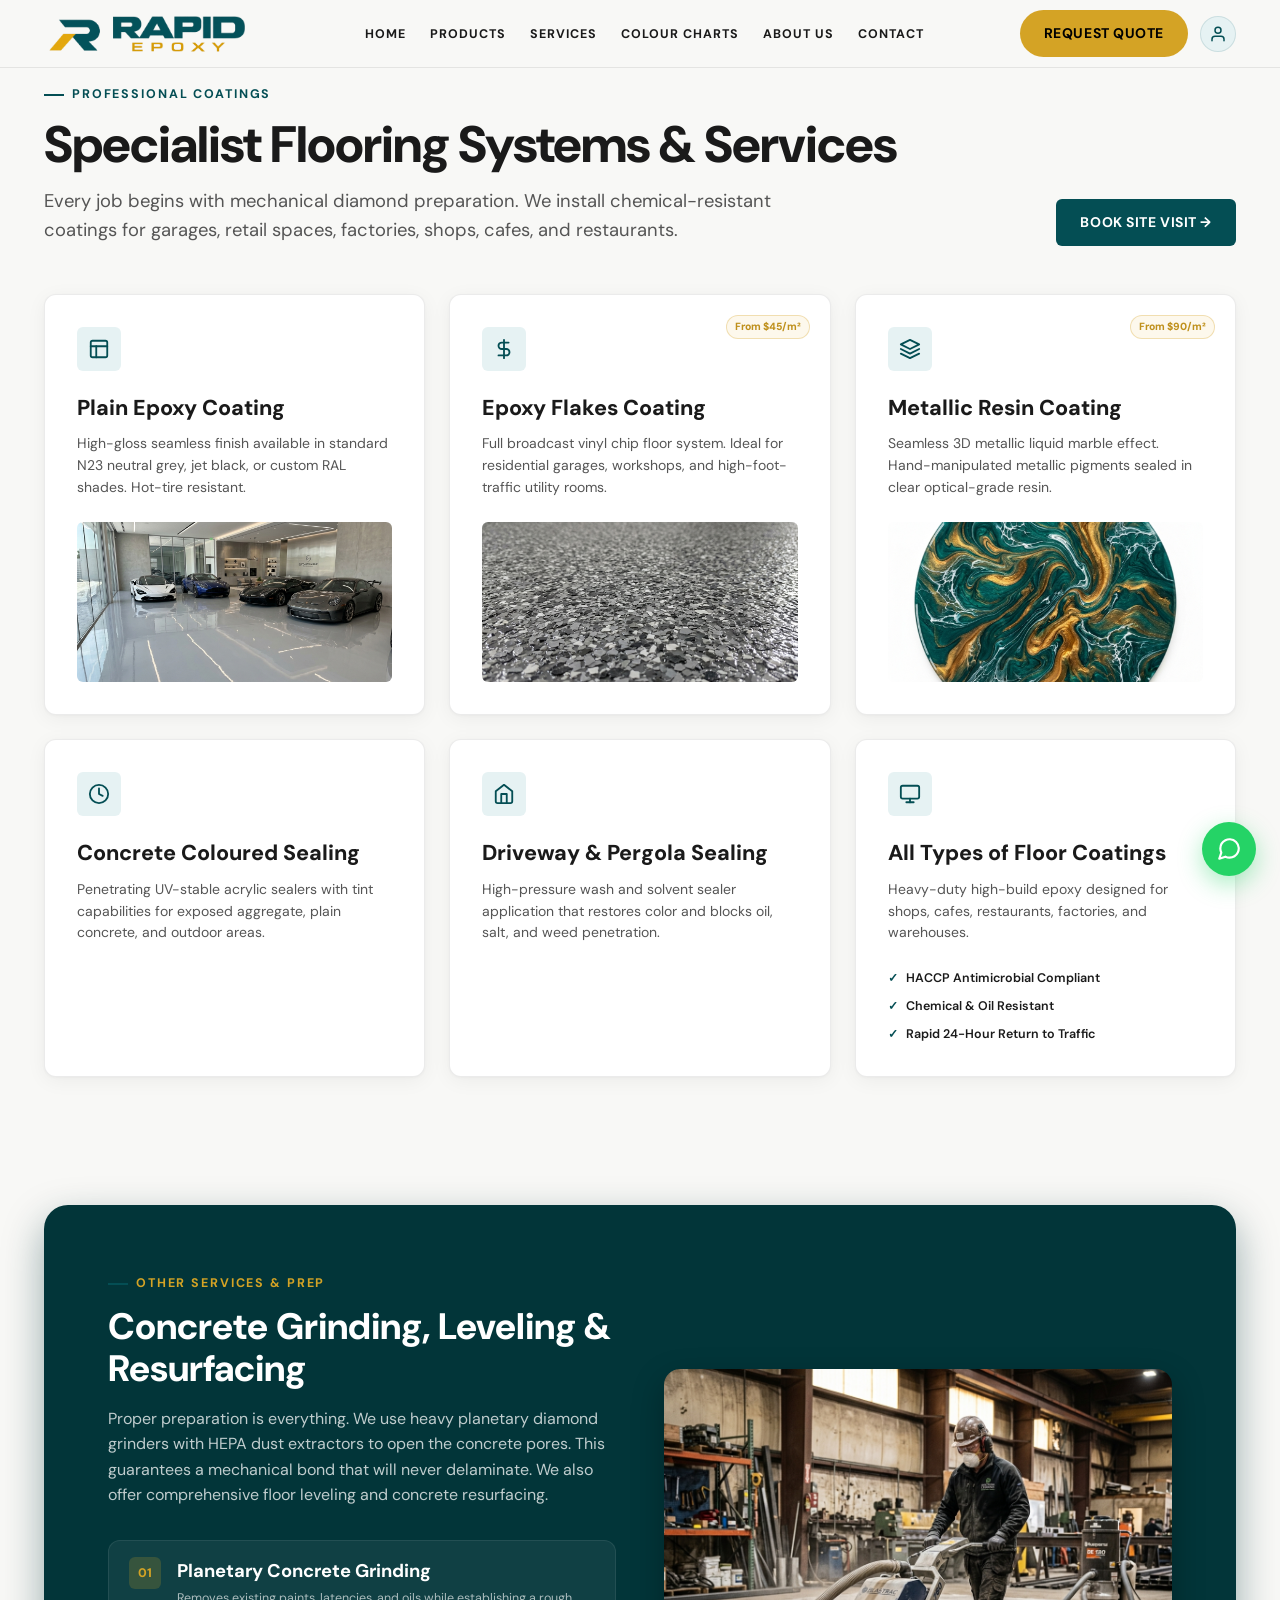
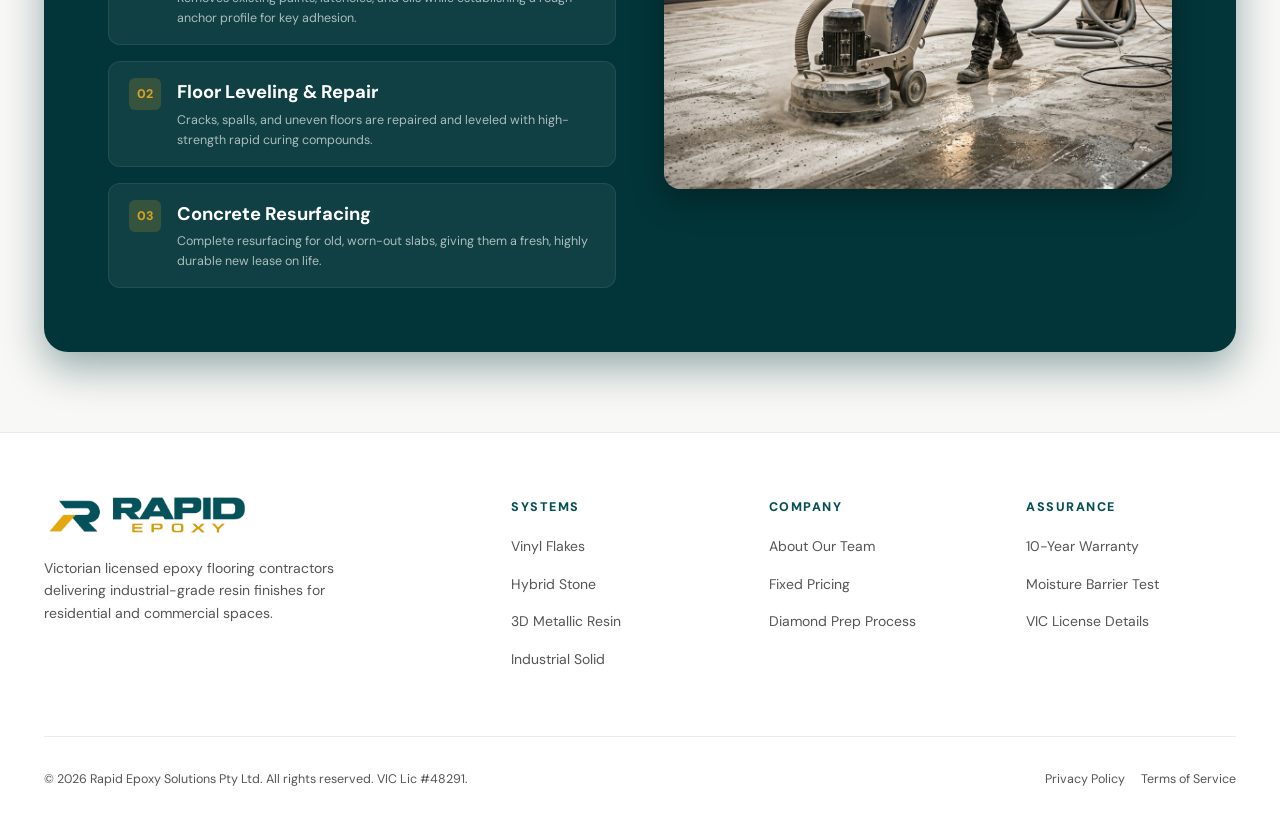
<file: services.html>
<!DOCTYPE html>

<html lang="en">

<head>
  <link rel="icon" type="image/png" href="favicon.png">
  <link rel="apple-touch-icon" href="favicon.png">


  <meta charset="UTF-8">

  <meta name="viewport" content="width=device-width, initial-scale=1.0">

  <title>Rapid Epoxy &mdash; Our Services</title>

  <meta name="description" content="Comprehensive epoxy and flooring services including concrete grinding, plain epoxy, flakes coating, metallic resin, and specialized sealing.">

  

  <!-- Google Fonts: DM Sans -->

  <link rel="preconnect" href="https://fonts.googleapis.com">

  <link rel="preconnect" href="https://fonts.gstatic.com" crossorigin>

  <link href="https://fonts.googleapis.com/css2?family=DM+Sans:ital,opsz,wght@0,9..40,100..1000;1,9..40,100..1000&display=swap" rel="stylesheet">

  

  <!-- CSS -->

  <link rel="stylesheet" href="css/tokens.css">

  <link rel="stylesheet" href="css/main.css">

</head>

<body>



  <!-- ---------------------------------------

       HEADER & NAVIGATION

  --------------------------------------- -->

    <!-- ===========================================
       HEADER & NAVIGATION
  =========================================== -->
  <header class="site-header" id="header">
    <div class="container header-inner">
      <!-- Logo -->
      <a href="index.html" class="logo-brand" aria-label="Rapid Epoxy Home">
        <img src="img/logo-horizontal.png" alt="Rapid Epoxy" class="logo-img">
      </a>

      <!-- Desktop Nav -->
      <nav aria-label="Primary Navigation">
        <ul class="nav-menu">
          <li><a href="index.html" class="nav-link">Home</a></li>
          <li><a href="products.html" class="nav-link">Products</a></li>
          <li><a href="services.html" class="nav-link active">Services</a></li>
          <li><a href="colours.html" class="nav-link">Colour Charts</a></li>
          <li><a href="about.html" class="nav-link">About Us</a></li>
          <li><a href="contact.html" class="nav-link">Contact</a></li>
        </ul>
      </nav>

      <!-- Header Actions -->
      <div style="display:flex; align-items:center; gap:var(--space-3);">
        <a href="contact.html" class="btn btn-gold">Request Quote</a>
        <a href="account.html" class="nav-account-btn" aria-label="Account">
          <svg width="18" height="18" viewBox="0 0 24 24" fill="none" stroke="currentColor" stroke-width="2" stroke-linecap="round" stroke-linejoin="round">
            <path d="M20 21v-2a4 4 0 0 0-4-4H8a4 4 0 0 0-4 4v2"/><circle cx="12" cy="7" r="4"/>
          </svg>
        </a>
      </div>

      <!-- Mobile Toggle -->
      <button class="mobile-toggle nav-toggle" id="mobileToggle" aria-label="Toggle mobile menu" aria-expanded="false">
        <svg id="iconHamburger" width="22" height="22" viewBox="0 0 24 24" fill="none" stroke="currentColor" stroke-width="2.5" stroke-linecap="round" stroke-linejoin="round">
          <line x1="3" y1="6" x2="21" y2="6"/><line x1="3" y1="12" x2="21" y2="12"/><line x1="3" y1="18" x2="21" y2="18"/>
        </svg>
        <svg id="iconClose" width="22" height="22" viewBox="0 0 24 24" fill="none" stroke="currentColor" stroke-width="2.5" stroke-linecap="round" stroke-linejoin="round" style="display:none;">
          <line x1="18" y1="6" x2="6" y2="18"/><line x1="6" y1="6" x2="18" y2="18"/>
        </svg>
      </button>
    </div>
  </header>

  <!-- Mobile Menu Drawer Overlay -->
  <div class="mobile-menu-overlay mobile-nav" id="mobileMenu">
    <a href="index.html" class="mobile-nav-link">Home</a>
    <a href="products.html" class="mobile-nav-link">Products</a>
    <a href="services.html" class="mobile-nav-link active">Services</a>
    <a href="colours.html" class="mobile-nav-link">Colour Charts</a>
    <a href="about.html" class="mobile-nav-link">About Us</a>
    <a href="contact.html" class="mobile-nav-link">Contact</a>
    <a href="contact.html" class="btn btn-gold" style="margin-top:var(--space-4);">Request Quote</a>
  </div>

  

  <main id="main-content">



    <!-- ---------------------------------------

         OUR SERVICES GRID

    --------------------------------------- -->

    <section class="section-services" id="services" style="padding-top: var(--space-20);">

      <div class="container">

        

        <div class="services-top-bar">

          <div>

            <span class="eyebrow">PROFESSIONAL COATINGS</span>

            <h1 class="section-title">Specialist Flooring Systems &amp; Services</h1>

            <p class="section-desc">

              Every job begins with mechanical diamond preparation. We install chemical-resistant coatings for garages, retail spaces, factories, shops, cafes, and restaurants.

            </p>

          </div>

          <a href="about.html#contact" class="btn btn-teal">

            Book Site Visit &rarr;

          </a>

        </div>



        <!-- 6 Services Grid with Vector SVG Icons -->

        <div class="services-grid">

          

          <!-- Card 1 -->

          <div class="service-card">

            <div class="service-icon-box">

              <svg viewBox="0 0 24 24"><rect x="3" y="3" width="18" height="18" rx="2" ry="2"/><line x1="3" y1="9" x2="21" y2="9"/><line x1="9" y1="21" x2="9" y2="9"/></svg>

            </div>

            <h3 class="service-card-title">Plain Epoxy Coating</h3>

            <p class="service-card-desc">

              High-gloss seamless finish available in standard N23 neutral grey, jet black, or custom RAL shades. Hot-tire resistant.

            </p>

            <div class="service-thumb-wrap">

              <img src="img/plain_epoxy.jpg" alt="Plain Epoxy Garage Floor" class="service-thumb">

            </div>

          </div>



          <!-- Card 2 -->

          <div class="service-card">

            <span class="service-badge">From $45/m&sup2;</span>

            <div class="service-icon-box">

              <svg viewBox="0 0 24 24"><path d="M12 2v20M17 5H9.5a3.5 3.5 0 0 0 0 7h5a3.5 3.5 0 0 1 0 7H6"/></svg>

            </div>

            <h3 class="service-card-title">Epoxy Flakes Coating</h3>

            <p class="service-card-desc">

              Full broadcast vinyl chip floor system. Ideal for residential garages, workshops, and high-foot-traffic utility rooms.

            </p>

            <div class="service-thumb-wrap">

              <img src="img/flake_epoxy.jpg" alt="Epoxy Flakes Texture Floor" class="service-thumb">

            </div>

          </div>



          <!-- Card 3 -->

          <div class="service-card">

            <span class="service-badge">From $90/m&sup2;</span>

            <div class="service-icon-box">

              <svg viewBox="0 0 24 24"><polygon points="12 2 2 7 12 12 22 7 12 2"/><polyline points="2 17 12 22 22 17"/><polyline points="2 12 12 17 22 12"/></svg>

            </div>

            <h3 class="service-card-title">Metallic Resin Coating</h3>

            <p class="service-card-desc">

              Seamless 3D metallic liquid marble effect. Hand-manipulated metallic pigments sealed in clear optical-grade resin.

            </p>

            <div class="service-thumb-wrap">

              <img src="img/metallic_epoxy.jpg" alt="Metallic Resin Interior Floor" class="service-thumb">

            </div>

          </div>



          <!-- Card 4 -->

          <div class="service-card">

            <div class="service-icon-box">

              <svg viewBox="0 0 24 24"><path d="M12 22C6.5 22 2 17.5 2 12S6.5 2 12 2s10 4.5 10 10-4.5 10-10 10zM12 6v6l4 2"/></svg>

            </div>

            <h3 class="service-card-title">Concrete Coloured Sealing</h3>

            <p class="service-card-desc">

              Penetrating UV-stable acrylic sealers with tint capabilities for exposed aggregate, plain concrete, and outdoor areas.

            </p>

          </div>



          <!-- Card 5 -->

          <div class="service-card">

            <div class="service-icon-box">

              <svg viewBox="0 0 24 24"><path d="M3 9l9-7 9 7v11a2 2 0 0 1-2 2H5a2 2 0 0 1-2-2z"/><polyline points="9 22 9 12 15 12 15 22"/></svg>

            </div>

            <h3 class="service-card-title">Driveway &amp; Pergola Sealing</h3>

            <p class="service-card-desc">

              High-pressure wash and solvent sealer application that restores color and blocks oil, salt, and weed penetration.

            </p>

          </div>



          <!-- Card 6 -->

          <div class="service-card">

            <div class="service-icon-box">

              <svg viewBox="0 0 24 24"><rect x="2" y="3" width="20" height="14" rx="2" ry="2"/><line x1="8" y1="21" x2="16" y2="21"/><line x1="12" y1="17" x2="12" y2="21"/></svg>

            </div>

            <h3 class="service-card-title">All Types of Floor Coatings</h3>

            <p class="service-card-desc">

              Heavy-duty high-build epoxy designed for shops, cafes, restaurants, factories, and warehouses.

            </p>

            <ul class="service-checklist">

              <li>HACCP Antimicrobial Compliant</li>

              <li>Chemical &amp; Oil Resistant</li>

              <li>Rapid 24-Hour Return to Traffic</li>

            </ul>

          </div>



        </div>



      </div>

    </section>



    <!-- ---------------------------------------

         DARK TEAL PREP & OTHER SERVICES

    --------------------------------------- -->

    <section class="section-prep" id="prep">

      <div class="container">

        

        <div class="prep-container">

          

          <!-- Left: Copy & 3 Sub-Items -->

          <div>

            <span class="eyebrow prep-eyebrow">Other Services &amp; Prep</span>

            <h2 class="prep-title">Concrete Grinding, Leveling &amp; Resurfacing</h2>

            <p class="prep-desc">

              Proper preparation is everything. We use heavy planetary diamond grinders with HEPA dust extractors to open the concrete pores. This guarantees a mechanical bond that will never delaminate. We also offer comprehensive floor leveling and concrete resurfacing.

            </p>



            <div class="prep-list">

              

              <!-- Item 1 -->

              <div class="prep-item">

                <div class="prep-item-num">01</div>

                <div>

                  <h3 class="prep-item-title">Planetary Concrete Grinding</h3>

                  <p class="prep-item-desc">Removes existing paints, latencies, and oils while establishing a rough anchor profile for key adhesion.</p>

                </div>

              </div>



              <!-- Item 2 -->

              <div class="prep-item">

                <div class="prep-item-num">02</div>

                <div>

                  <h3 class="prep-item-title">Floor Leveling &amp; Repair</h3>

                  <p class="prep-item-desc">Cracks, spalls, and uneven floors are repaired and leveled with high-strength rapid curing compounds.</p>

                </div>

              </div>



              <!-- Item 3 -->

              <div class="prep-item">

                <div class="prep-item-num">03</div>

                <div>

                  <h3 class="prep-item-title">Concrete Resurfacing</h3>

                  <p class="prep-item-desc">Complete resurfacing for old, worn-out slabs, giving them a fresh, highly durable new lease on life.</p>

                </div>

              </div>



            </div>

          </div>



          <!-- Right: Concrete Grinding Media -->

          <div class="prep-media-wrap">

            <img src="img/concrete_grinding.jpg" alt="Contractor operating floor grinder machine" class="prep-media-img">

          </div>



        </div>



      </div>

    </section>



  </main>

  

  <!-- ---------------------------------------

       FOOTER

  --------------------------------------- -->

  <footer class="site-footer">

    <div class="container">

      

      <div class="footer-grid">

        

        <!-- Brand Info -->

        <div>

          <a href="index.html" class="logo-brand">

            <img src="img/logo-horizontal.png" alt="Rapid Epoxy" class="logo-img">

          </a>

          <p class="footer-brand-desc">

            Victorian licensed epoxy flooring contractors delivering industrial-grade resin finishes for residential and commercial spaces.

          </p>

        </div>



        <!-- Solutions Column -->

        <div>

          <h4 class="footer-col-title">Systems</h4>

          <ul class="footer-links">

            <li><a href="products.html">Vinyl Flakes</a></li>

            <li><a href="products.html">Hybrid Stone</a></li>

            <li><a href="products.html">3D Metallic Resin</a></li>

            <li><a href="products.html">Industrial Solid</a></li>

          </ul>

        </div>



        <!-- Company Column -->

        <div>

          <h4 class="footer-col-title">Company</h4>

          <ul class="footer-links">

            <li><a href="about.html">About Our Team</a></li>

            <li><a href="products.html#packages">Fixed Pricing</a></li>

            <li><a href="services.html#prep">Diamond Prep Process</a></li>

          </ul>

        </div>



        <!-- Support Column -->

        <div>

          <h4 class="footer-col-title">Assurance</h4>

          <ul class="footer-links">

            <li><a href="about.html#contact">10-Year Warranty</a></li>

            <li><a href="about.html#contact">Moisture Barrier Test</a></li>

            <li><a href="about.html#contact">VIC License Details</a></li>

          </ul>

        </div>



      </div>



      <!-- Bottom Bar -->

      <div class="footer-bottom">

        <span>&copy; 2026 Rapid Epoxy Solutions Pty Ltd. All rights reserved. VIC Lic #48291.</span>

        <div style="display:flex; gap:var(--space-4);">

          <a href="#">Privacy Policy</a>

          <a href="#">Terms of Service</a>

        </div>

      </div>



    </div>

  </footer>



  <!-- ---------------------------------------

       FLOATING WHATSAPP BUTTON

  --------------------------------------- -->

  <a href="https://wa.me/61390004821?text=Hi%20Rapid%20Epoxy%2C%20I'm%20interested%20in%20a%20quote%20for%20my%20floor." 

     target="_blank" 

     rel="noopener" 

     class="floating-whatsapp-btn" 

     aria-label="Chat on WhatsApp">
    <svg width="26" height="26" viewBox="0 0 24 24" fill="none" stroke="currentColor" stroke-width="2" stroke-linecap="round" stroke-linejoin="round"><path d="M21 11.5a8.38 8.38 0 0 1-.9 3.8 8.5 8.5 0 0 1-7.6 4.7 8.38 8.38 0 0 1-3.8-.9L3 21l1.9-5.7a8.38 8.38 0 0 1-.9-3.8 8.5 8.5 0 0 1 4.7-7.6 8.38 8.38 0 0 1 3.8-.9h.5a8.48 8.48 0 0 1 8 8v.5z"/></svg>
  </a>



  <!-- JS Script -->

  <script>

    // Header shadow on scroll

    const header = document.getElementById('header');

    if (header) {

      window.addEventListener('scroll', () => {

        if (window.scrollY > 20) {

          header.classList.add('scrolled');

        } else {

          header.classList.remove('scrolled');

        }

      });

    }



        // Mobile Menu Toggle Drawer

    const mobileToggle = document.getElementById('mobileToggle');

    const mobileMenu   = document.getElementById('mobileMenu');

    const iconHamburger = document.getElementById('iconHamburger');

    const iconClose     = document.getElementById('iconClose');

    if (mobileToggle && mobileMenu) {

      mobileToggle.addEventListener('click', () => {

        const isOpen = mobileMenu.classList.toggle('is-active');

        if (iconHamburger) iconHamburger.style.display = isOpen ? 'none' : '';

        if (iconClose)     iconClose.style.display     = isOpen ? '' : 'none';

      });



      // Close menu on link click

      document.querySelectorAll('.mobile-nav-link').forEach(link => {

        link.addEventListener('click', () => {

          mobileMenu.classList.remove('is-active');

          if (iconHamburger) iconHamburger.style.display = '';

          if (iconClose)     iconClose.style.display     = 'none';

        });

      });

    }



    // Category Tabs Switching (Vinyl Flakes vs Hybrid Stone)

    const tabFlakes = document.getElementById('tab-flakes');

    const tabStone  = document.getElementById('tab-stone');

    if (tabFlakes && tabStone) {

      tabFlakes.addEventListener('click', () => {

        tabFlakes.classList.add('active');

        tabStone.classList.remove('active');

      });

      tabStone.addEventListener('click', () => {

        tabStone.classList.add('active');

        tabFlakes.classList.remove('active');

      });

    }



    // Option items selection logic for Garage Packages

    document.querySelectorAll('.garage-options-list').forEach(list => {

      const priceDisplay = list.parentElement.querySelector('.package-price');

      const items = list.querySelectorAll('.option-item');

      

      items.forEach(item => {

        item.addEventListener('click', () => {

          items.forEach(i => i.classList.remove('selected'));

          item.classList.add('selected');

          if (priceDisplay && item.dataset.price) {

            priceDisplay.textContent = item.dataset.price;

          }

        });

      });

    });



    // Form Submit Handler

    function handleFormSubmit(e) {

      e.preventDefault();

      alert('Thank you for reaching out to Rapid Epoxy! We have received your inquiry and will contact you within 2 hours.');

    }



    // Send Form Details via WhatsApp Redirect

    function sendViaWhatsApp() {

      const name = document.getElementById('fullName') ? document.getElementById('fullName').value : '';

      const phone = document.getElementById('phoneNumber') ? document.getElementById('phoneNumber').value : '';

      const service = document.getElementById('serviceType') ? document.getElementById('serviceType').value : '';

      const details = document.getElementById('projectDetails') ? document.getElementById('projectDetails').value : '';



      const msg = `Hi Rapid Epoxy! My name is ${name || 'Customer'} (${phone || 'N/A'}). I am interested in ${service || 'a quote'}. Details: ${details || 'General inquiry'}`;

      const encodedMsg = encodeURIComponent(msg);

      window.open(`https://wa.me/61390004821?text=${encodedMsg}`, '_blank');

    }

  </script>

  <script src="js/main.js"></script>
</body>

</html>
</file>
<file: css/tokens.css>
/* Design Tokens — Rapid Epoxy (Clean Architectural Minimal) */
:root {
  /* ─── Color Palette ─── */
  --color-base:       #F8F8F6;   /* warm light off-white background */
  --color-surface:    #FFFFFF;   /* pure white card background */
  --color-surface-sub:#F3F3F0;   /* subtle elevated surface */
  
  --color-teal:       #044E54;   /* dark teal primary brand */
  --color-teal-dark:  #023539;   /* deeper teal */
  --color-teal-light: #E6F2F3;   /* light teal accent background */
  
  --color-gold:       #D4A325;   /* mustard gold accent button */
  --color-gold-hover: #BF901C;   /* darker gold on hover */
  --color-gold-light: #FDF8EC;   /* pale gold background badge */
  
  --color-whatsapp:   #25D366;   /* vibrant whatsapp green */
  --color-whatsapp-dark:#1DA851;
  
  --color-ink:        #1A1A1A;   /* dark charcoal title text */
  --color-muted:      #555555;   /* muted body copy */
  --color-secondary:  #777777;   /* secondary text */
  --color-border:     rgba(0, 0, 0, 0.08); /* light subtle border */
  --color-border-dark:rgba(255, 255, 255, 0.12);

  /* ─── Typography ─── */
  --font-sans: 'DM Sans', -apple-system, BlinkMacSystemFont, 'Segoe UI', Roboto, Helvetica, Arial, sans-serif;

  /* Type scale */
  --text-xs:    clamp(0.7rem, 0.65vw + 0.5rem, 0.781rem);
  --text-sm:    clamp(0.813rem, 0.75vw + 0.6rem, 0.875rem);
  --text-base:  clamp(0.938rem, 0.9vw + 0.7rem, 1rem);
  --text-md:    clamp(1.05rem, 1vw + 0.75rem, 1.15rem);
  --text-lg:    clamp(1.2rem, 1.5vw + 0.8rem, 1.35rem);
  --text-xl:    clamp(1.4rem, 2vw + 1rem, 1.75rem);
  --text-2xl:   clamp(1.8rem, 3vw + 1rem, 2.3rem);
  --text-3xl:   clamp(2.2rem, 4vw + 1rem, 3.2rem);
  --text-hero:  clamp(2.5rem, 6vw + 1rem, 4.2rem);

  /* ─── Spacing ─── */
  --space-1:   0.25rem;
  --space-2:   0.5rem;
  --space-3:   0.75rem;
  --space-4:   1rem;
  --space-5:   1.25rem;
  --space-6:   1.5rem;
  --space-8:   2rem;
  --space-10:  2.5rem;
  --space-12:  3rem;
  --space-16:  4rem;
  --space-20:  5rem;
  --space-24:  6rem;
  --space-32:  8rem;

  /* ─── Borders & Radii ─── */
  --radius-sm:  6px;
  --radius-md:  12px;
  --radius-lg:  16px;
  --radius-xl:  24px;
  --radius-pill: 9999px;

  /* ─── Motion ─── */
  --ease-out:    cubic-bezier(0.16, 1, 0.3, 1);
  --dur-fast:   150ms;
  --dur-base:   300ms;
  --dur-slow:   500ms;

  /* ─── Shadows ─── */
  --shadow-card: 0 4px 20px rgba(0, 0, 0, 0.05), 0 1px 3px rgba(0, 0, 0, 0.03);
  --shadow-hover: 0 12px 32px rgba(0, 0, 0, 0.09), 0 2px 6px rgba(0, 0, 0, 0.04);
  --shadow-teal: 0 8px 24px rgba(4, 78, 84, 0.25);
  --shadow-gold: 0 8px 24px rgba(212, 163, 37, 0.3);

  /* ─── Z-Index ─── */
  --z-header:  100;
  --z-modal:   200;
  --z-float:   999;
}
</file>
<file: css/main.css>
/* ─── Main Styles — Rapid Epoxy ─── */

/* ═══════════════════════════════════════════
   BASE & RESET
═══════════════════════════════════════════ */
*, *::before, *::after {
  box-sizing: border-box;
  margin: 0;
  padding: 0;
}

html {
  scroll-behavior: smooth;
  font-size: 16px;
}

body {
  font-family: var(--font-sans);
  font-size: var(--text-base);
  color: var(--color-ink);
  background-color: var(--color-base);
  line-height: 1.6;
  overflow-x: hidden;
  -webkit-font-smoothing: antialiased;
}

a {
  color: inherit;
  text-decoration: none;
}

button, input, select, textarea {
  font-family: inherit;
  font-size: inherit;
}

button {
  cursor: pointer;
  border: none;
  background: none;
}

img {
  max-width: 100%;
  height: auto;
  display: block;
}

/* Container */
.container {
  max-width: 1240px;
  margin: 0 auto;
  padding: 0 var(--space-6);
}

/* Typography utilities */
.eyebrow {
  display: inline-block;
  font-size: var(--text-xs);
  font-weight: 700;
  letter-spacing: 0.15em;
  text-transform: uppercase;
  color: var(--color-teal);
  margin-bottom: var(--space-3);
  position: relative;
}

.eyebrow::before {
  content: '';
  display: inline-block;
  width: 20px;
  height: 2px;
  background: var(--color-teal);
  vertical-align: middle;
  margin-right: var(--space-2);
}

.section-title {
  font-size: var(--text-3xl);
  font-weight: 800;
  letter-spacing: -0.02em;
  color: var(--color-ink);
  line-height: 1.15;
}

.section-desc {
  font-size: var(--text-md);
  color: var(--color-muted);
  max-width: 58ch;
  margin-top: var(--space-3);
  font-weight: 400;
}

/* ═══════════════════════════════════════════
   BUTTONS
═══════════════════════════════════════════ */
.btn {
  display: inline-flex;
  align-items: center;
  justify-content: center;
  gap: var(--space-2);
  padding: 0.75rem 1.5rem;
  font-size: var(--text-sm);
  font-weight: 700;
  letter-spacing: 0.04em;
  text-transform: uppercase;
  border-radius: var(--radius-sm);
  transition: all var(--dur-base) var(--ease-out);
}

.btn-gold {
  background-color: var(--color-gold);
  color: #000000;
  border-radius: var(--radius-pill);
}

.btn-gold:hover {
  background-color: var(--color-gold-hover);
  transform: translateY(-2px);
  box-shadow: var(--shadow-gold);
}

.btn-teal {
  background-color: var(--color-teal);
  color: #FFFFFF;
}

.btn-teal:hover {
  background-color: var(--color-teal-dark);
  transform: translateY(-2px);
  box-shadow: var(--shadow-teal);
}

.btn-whatsapp {
  background-color: var(--color-whatsapp);
  color: #FFFFFF;
  border-radius: var(--radius-sm);
}

.btn-whatsapp:hover {
  background-color: var(--color-whatsapp-dark);
  transform: translateY(-2px);
  box-shadow: 0 6px 20px rgba(37, 211, 102, 0.3);
}

.btn-outline-teal {
  border: 1.5px solid var(--color-teal);
  color: var(--color-teal);
  background: transparent;
}

.btn-outline-teal:hover {
  background: var(--color-teal);
  color: #FFFFFF;
}


/* ═══════════════════════════════════════════
   HEADER & NAV
═══════════════════════════════════════════ */
.site-header {
  position: fixed;
  top: 0; left: 0; right: 0;
  z-index: var(--z-header);
  background: rgba(248, 248, 246, 0.92);
  backdrop-filter: blur(12px);
  border-bottom: 1px solid var(--color-border);
  padding: 0.65rem 0;
  transition: all var(--dur-base) var(--ease-out);
}

.site-header.scrolled {
  box-shadow: 0 4px 20px rgba(0,0,0,0.05);
}

.header-inner {
  display: flex;
  align-items: center;
  justify-content: space-between;
}

/* Brand Logo */
.logo-brand {
  display: inline-flex;
  align-items: center;
  gap: var(--space-3);
  margin-right: var(--space-6);
  flex-shrink: 0;
  text-decoration: none;
}

.logo-img {
  height: 36px;
  width: auto;
  max-width: 205px;
  object-fit: contain;
  display: block;
  transition: transform var(--dur-fast) var(--ease-out);
}

.logo-brand:hover .logo-img {
  transform: scale(1.02);
}

.logo-monogram {
  width: 36px; height: 36px;
  background: var(--color-teal);
  color: #FFFFFF;
  border-radius: var(--radius-sm);
  display: flex;
  align-items: center;
  justify-content: center;
  font-weight: 900;
  font-size: 1rem;
  letter-spacing: -0.05em;
  position: relative;
  overflow: hidden;
}

.logo-monogram::after {
  content: '';
  position: absolute;
  top: 0; right: 0;
  width: 12px; height: 12px;
  background: var(--color-gold);
  border-bottom-left-radius: 4px;
}

/* Nav links */
.nav-menu {
  display: flex;
  align-items: center;
  gap: var(--space-6);
  list-style: none;
}

.nav-link {
  font-size: var(--text-xs);
  font-weight: 700;
  text-transform: uppercase;
  letter-spacing: 0.08em;
  color: var(--color-ink);
  display: flex;
  align-items: center;
  gap: 4px;
  transition: color var(--dur-fast);
}

.nav-link:hover {
  color: var(--color-teal);
}

.nav-dropdown-icon {
  font-size: 0.65rem;
  opacity: 0.6;
}

.mobile-toggle {
  display: none;
  font-size: 1.5rem;
  color: var(--color-teal);
}


/* ═══════════════════════════════════════════
   HERO SECTION
═══════════════════════════════════════════ */
.hero-section {
  position: relative;
  padding-top: 100px;
  background-color: var(--color-base);
  overflow: hidden;
}

.hero-media-wrap {
  position: relative;
  width: 100%;
  min-height: 580px;
  border-radius: var(--radius-lg);
  overflow: hidden;
  box-shadow: var(--shadow-card);
}

/* Dark cinematic gradient — left opaque, fades to transparent right */
.hero-media-wrap::before {
  content: '';
  position: absolute;
  inset: 0;
  z-index: 1;
  background: linear-gradient(
    to right,
    rgba(10, 14, 18, 0.82) 0%,
    rgba(10, 14, 18, 0.68) 30%,
    rgba(10, 14, 18, 0.30) 60%,
    rgba(10, 14, 18, 0.00) 100%
  );
  pointer-events: none;
}

.hero-img {
  position: absolute;
  inset: 0;
  width: 100%;
  height: 100%;
  object-fit: cover;
}

.hero-overlay-content {
  position: relative;
  z-index: 2;
  min-height: 580px;
  background: transparent;
  backdrop-filter: none;
  -webkit-backdrop-filter: none;
  border-right: none;
  box-shadow: none;
  display: flex;
  flex-direction: column;
  justify-content: center;
  padding: var(--space-12);
  max-width: 680px;
}

.hero-headline {
  font-size: var(--text-hero);
  font-weight: 900;
  line-height: 1.08;
  letter-spacing: -0.03em;
  color: #ffffff;
  margin-bottom: var(--space-4);
  text-shadow: 0 2px 12px rgba(0,0,0,0.35);
}

.hero-headline-script {
  font-family: 'Playfair Display', serif;
  font-style: italic;
  font-weight: 400;
  letter-spacing: -0.01em;
  color: #7ee8d8;
  display: inline-block;
  text-shadow: 0 2px 12px rgba(0,0,0,0.3);
}

.hero-sub {
  font-size: var(--text-md);
  color: rgba(255, 255, 255, 0.85);
  line-height: 1.6;
  margin-bottom: var(--space-8);
  max-width: 46ch;
  text-shadow: 0 1px 6px rgba(0,0,0,0.35);
}

/* 3 Cards under Hero (Cleanly positioned below hero banner) */
.hero-cards-grid {
  display: grid;
  grid-template-columns: repeat(3, 1fr);
  gap: var(--space-6);
  margin-top: var(--space-8);
  position: relative;
  z-index: 10;
}

.hero-card {
  background: var(--color-surface);
  border-radius: var(--radius-md);
  padding: var(--space-8);
  box-shadow: var(--shadow-card);
  transition: transform var(--dur-base) var(--ease-out), box-shadow var(--dur-base) var(--ease-out);
  display: flex;
  flex-direction: column;
  justify-content: space-between;
}

.hero-card:hover {
  transform: translateY(-6px);
  box-shadow: var(--shadow-hover);
}

.hero-card.card-featured {
  background-color: var(--color-teal);
  color: #FFFFFF;
}

.hero-card-icon {
  width: 46px; height: 46px;
  border-radius: var(--radius-sm);
  background: var(--color-teal-light);
  color: var(--color-teal);
  display: flex;
  align-items: center;
  justify-content: center;
  margin-bottom: var(--space-6);
}

.hero-card-icon svg {
  width: 22px; height: 22px;
  stroke: currentColor;
  fill: none;
  stroke-width: 2;
  stroke-linecap: round;
  stroke-linejoin: round;
}

.hero-card.card-featured .hero-card-icon {
  background: rgba(255, 255, 255, 0.15);
  color: #FFFFFF;
}

.hero-card-title {
  font-size: var(--text-lg);
  font-weight: 700;
  margin-bottom: var(--space-2);
}

/* Authentic Trust Bar */
.trust-bar {
  display: flex;
  align-items: center;
  justify-content: center;
  gap: var(--space-8);
  flex-wrap: wrap;
  padding: var(--space-6) var(--space-8);
  background: var(--color-surface);
  border: 1px solid var(--color-border);
  border-radius: var(--radius-md);
  margin-top: var(--space-8);
  margin-bottom: var(--space-12);
}

.trust-item {
  display: flex;
  align-items: center;
  gap: var(--space-3);
  font-size: var(--text-xs);
  font-weight: 700;
  color: var(--color-ink);
  letter-spacing: 0.02em;
}

.trust-item svg {
  width: 18px; height: 18px;
  stroke: var(--color-teal);
  fill: none;
  stroke-width: 2;
}

.hero-card-desc {
  font-size: var(--text-sm);
  color: var(--color-muted);
  line-height: 1.55;
  margin-bottom: var(--space-6);
}

.hero-card.card-featured .hero-card-desc {
  color: rgba(255, 255, 255, 0.8);
}

.hero-card-link {
  font-size: var(--text-xs);
  font-weight: 800;
  letter-spacing: 0.08em;
  text-transform: uppercase;
  color: var(--color-teal);
  display: inline-flex;
  align-items: center;
  gap: var(--space-2);
}

.hero-card.card-featured .hero-card-link {
  color: #FFFFFF;
}

/* Floating Logo Badge under cards */
.floating-badge-wrap {
  display: flex;
  justify-content: center;
  margin-top: var(--space-12);
  margin-bottom: var(--space-16);
}

.floating-badge {
  background: var(--color-surface);
  border: 1px solid var(--color-border);
  padding: var(--space-4) var(--space-8);
  border-radius: var(--radius-md);
  box-shadow: var(--shadow-card);
  display: flex;
  align-items: center;
  gap: var(--space-4);
}

.badge-logo {
  width: 48px; height: 48px;
  background: var(--color-teal);
  border-radius: var(--radius-sm);
  display: flex;
  align-items: center;
  justify-content: center;
  color: #FFFFFF;
  font-weight: 900;
  font-size: 1.3rem;
}


/* ═══════════════════════════════════════════
   POPULAR GARAGE PACKAGES
═══════════════════════════════════════════ */
.section-packages {
  padding: var(--space-20) 0;
  background-color: var(--color-base);
}

.packages-header {
  display: flex;
  align-items: flex-end;
  justify-content: space-between;
  margin-bottom: var(--space-12);
}

.packages-tabs {
  display: flex;
  gap: var(--space-2);
  background: rgba(0, 0, 0, 0.04);
  padding: 4px;
  border-radius: var(--radius-sm);
}

.tab-btn {
  padding: 0.6rem 1.25rem;
  font-size: var(--text-xs);
  font-weight: 800;
  letter-spacing: 0.06em;
  text-transform: uppercase;
  border-radius: var(--radius-sm);
  color: var(--color-muted);
  transition: all var(--dur-fast);
}

.tab-btn.active {
  background: var(--color-teal);
  color: #FFFFFF;
  box-shadow: 0 2px 8px rgba(4, 78, 84, 0.2);
}

.packages-grid {
  display: grid;
  grid-template-columns: repeat(2, 1fr);
  gap: var(--space-8);
}

.package-card {
  background: var(--color-surface);
  border-radius: var(--radius-lg);
  padding: var(--space-10);
  box-shadow: var(--shadow-card);
  position: relative;
  display: flex;
  flex-direction: column;
  border: 1px solid var(--color-border);
  transition: transform var(--dur-base), box-shadow var(--dur-base);
}

.package-card:hover {
  transform: translateY(-4px);
  box-shadow: var(--shadow-hover);
}

.package-badge {
  position: absolute;
  top: var(--space-6);
  right: var(--space-6);
  background: var(--color-gold-light);
  color: var(--color-gold-hover);
  font-size: 0.68rem;
  font-weight: 800;
  letter-spacing: 0.1em;
  text-transform: uppercase;
  padding: 4px 10px;
  border-radius: var(--radius-pill);
  border: 1px solid rgba(212, 163, 37, 0.3);
}

.package-system-type {
  font-size: var(--text-xs);
  font-weight: 800;
  letter-spacing: 0.12em;
  text-transform: uppercase;
  color: var(--color-muted);
  margin-bottom: var(--space-1);
}

.package-title {
  font-size: var(--text-2xl);
  font-weight: 800;
  color: var(--color-ink);
  margin-bottom: var(--space-2);
}

.package-desc {
  font-size: var(--text-sm);
  color: var(--color-muted);
  margin-bottom: var(--space-6);
}

.package-price-wrap {
  display: flex;
  align-items: baseline;
  gap: var(--space-2);
  margin-bottom: var(--space-6);
}

.package-price-label {
  font-size: var(--text-sm);
  color: var(--color-muted);
}

.package-price {
  font-size: var(--text-3xl);
  font-weight: 900;
  color: var(--color-ink);
  letter-spacing: -0.02em;
}

/* Garage Options List */
.garage-options-list {
  display: flex;
  flex-direction: column;
  gap: var(--space-3);
  margin-bottom: var(--space-8);
}

.option-item {
  display: flex;
  align-items: center;
  justify-content: space-between;
  padding: var(--space-4) var(--space-5);
  background: var(--color-surface-sub);
  border-radius: var(--radius-sm);
  font-size: var(--text-sm);
  font-weight: 600;
  color: var(--color-ink);
  cursor: pointer;
  border: 1.5px solid transparent;
  transition: all var(--dur-fast);
}

.option-item:hover, .option-item.selected {
  border-color: var(--color-teal);
  background: #FFFFFF;
}

.option-check {
  color: var(--color-teal);
  font-size: 1rem;
}

.package-cta {
  width: 100%;
  margin-top: auto;
}


/* ═══════════════════════════════════════════
   OUR SERVICES GRID
═══════════════════════════════════════════ */
.section-services {
  padding: var(--space-20) 0;
  background-color: var(--color-base);
}

.services-top-bar {
  display: flex;
  align-items: flex-end;
  justify-content: space-between;
  margin-bottom: var(--space-12);
}

.services-grid {
  display: grid;
  grid-template-columns: repeat(3, 1fr);
  gap: var(--space-6);
}

.service-card {
  background: var(--color-surface);
  border-radius: var(--radius-md);
  padding: var(--space-8);
  box-shadow: var(--shadow-card);
  position: relative;
  display: flex;
  flex-direction: column;
  border: 1px solid var(--color-border);
  transition: transform var(--dur-base), box-shadow var(--dur-base);
}

.service-card:hover {
  transform: translateY(-6px);
  box-shadow: var(--shadow-hover);
}

.service-badge {
  position: absolute;
  top: var(--space-5);
  right: var(--space-5);
  background: var(--color-gold-light);
  color: var(--color-gold-hover);
  font-size: 0.65rem;
  font-weight: 800;
  padding: 3px 8px;
  border-radius: var(--radius-pill);
  border: 1px solid rgba(212, 163, 37, 0.3);
}

.service-icon-box {
  width: 44px; height: 44px;
  border-radius: var(--radius-sm);
  background: var(--color-teal-light);
  color: var(--color-teal);
  display: flex;
  align-items: center;
  justify-content: center;
  margin-bottom: var(--space-5);
}

.service-icon-box svg {
  width: 22px; height: 22px;
  stroke: currentColor;
  fill: none;
  stroke-width: 2;
  stroke-linecap: round;
  stroke-linejoin: round;
}

.service-card-title {
  font-size: var(--text-lg);
  font-weight: 800;
  color: var(--color-ink);
  margin-bottom: var(--space-2);
}

.service-card-desc {
  font-size: var(--text-sm);
  color: var(--color-muted);
  line-height: 1.55;
  margin-bottom: var(--space-6);
}

.service-thumb-wrap {
  width: 100%;
  height: 160px;
  border-radius: var(--radius-sm);
  overflow: hidden;
  margin-top: auto;
}

.service-thumb {
  width: 100%;
  height: 100%;
  object-fit: cover;
  transition: transform var(--dur-slow) var(--ease-out);
}

.service-card:hover .service-thumb {
  transform: scale(1.06);
}

/* Service checklist for commercial card */
.service-checklist {
  list-style: none;
  display: flex;
  flex-direction: column;
  gap: var(--space-2);
  margin-top: auto;
}

.service-checklist li {
  font-size: var(--text-xs);
  font-weight: 600;
  color: var(--color-ink);
  display: flex;
  align-items: center;
  gap: var(--space-2);
}

.service-checklist li::before {
  content: '✓';
  color: var(--color-teal);
  font-weight: 900;
}


/* ═══════════════════════════════════════════
   DARK TEAL PREP FEATURE CONTAINER
═══════════════════════════════════════════ */
.section-prep {
  padding: var(--space-12) 0 var(--space-20);
}

.prep-container {
  background: var(--color-teal-dark);
  color: #FFFFFF;
  border-radius: var(--radius-xl);
  padding: var(--space-16);
  display: grid;
  grid-template-columns: 1fr 1fr;
  gap: var(--space-12);
  align-items: center;
  box-shadow: 0 16px 40px rgba(2, 53, 57, 0.4);
}

.prep-eyebrow {
  color: var(--color-gold);
}

.prep-title {
  font-size: var(--text-2xl);
  font-weight: 800;
  color: #FFFFFF;
  line-height: 1.15;
  margin-bottom: var(--space-4);
}

.prep-desc {
  font-size: var(--text-base);
  color: rgba(255, 255, 255, 0.75);
  margin-bottom: var(--space-8);
  line-height: 1.6;
}

.prep-list {
  display: flex;
  flex-direction: column;
  gap: var(--space-4);
}

.prep-item {
  display: flex;
  align-items: flex-start;
  gap: var(--space-4);
  background: rgba(255, 255, 255, 0.06);
  padding: var(--space-4) var(--space-5);
  border-radius: var(--radius-md);
  border: 1px solid rgba(255, 255, 255, 0.08);
}

.prep-item-num {
  width: 32px; height: 32px;
  border-radius: var(--radius-sm);
  background: rgba(212, 163, 37, 0.2);
  color: var(--color-gold);
  font-size: var(--text-xs);
  font-weight: 800;
  display: flex;
  align-items: center;
  justify-content: center;
  flex-shrink: 0;
}

.prep-item-title {
  font-size: var(--text-md);
  font-weight: 700;
  color: #FFFFFF;
  margin-bottom: 2px;
}

.prep-item-desc {
  font-size: var(--text-xs);
  color: rgba(255, 255, 255, 0.65);
}

.prep-media-wrap {
  width: 100%;
  height: 420px;
  border-radius: var(--radius-lg);
  overflow: hidden;
  box-shadow: 0 12px 32px rgba(0,0,0,0.3);
}

.prep-media-img {
  width: 100%;
  height: 100%;
  object-fit: cover;
}


/* ═══════════════════════════════════════════
   FOUNDER STORY / ABOUT OWNER
═══════════════════════════════════════════ */
.section-owner {
  padding: var(--space-20) 0;
  background-color: var(--color-base);
}

.owner-grid {
  display: grid;
  grid-template-columns: 1fr 1fr;
  gap: var(--space-16);
  align-items: center;
}

.owner-image-col {
  position: relative;
}

.owner-img-wrap {
  width: 100%;
  max-width: 440px;
  height: 520px;
  border-radius: var(--radius-lg);
  overflow: hidden;
  box-shadow: var(--shadow-card);
  margin: 0 auto;
}

.owner-img {
  width: 100%;
  height: 100%;
  object-fit: cover;
}

.experience-badge {
  position: absolute;
  bottom: var(--space-8);
  right: 0;
  background: var(--color-surface);
  border: 1px solid var(--color-border);
  padding: var(--space-4) var(--space-6);
  border-radius: var(--radius-md);
  box-shadow: var(--shadow-hover);
  display: flex;
  align-items: center;
  gap: var(--space-4);
}

.exp-icon {
  width: 36px; height: 36px;
  background: var(--color-teal-light);
  color: var(--color-teal);
  border-radius: var(--radius-sm);
  display: flex;
  align-items: center;
  justify-content: center;
  font-size: 1.1rem;
}

.exp-text {
  display: flex;
  flex-direction: column;
  line-height: 1.1;
}

.exp-years {
  font-size: var(--text-md);
  font-weight: 800;
  color: var(--color-ink);
}

.exp-label {
  font-size: 0.65rem;
  font-weight: 700;
  letter-spacing: 0.1em;
  text-transform: uppercase;
  color: var(--color-muted);
}

.owner-content-col {
  display: flex;
  flex-direction: column;
}

.owner-title {
  font-size: var(--text-3xl);
  font-weight: 800;
  color: var(--color-ink);
  margin-bottom: var(--space-6);
  letter-spacing: -0.02em;
}

.owner-story-text {
  font-size: var(--text-base);
  color: var(--color-muted);
  line-height: 1.7;
  margin-bottom: var(--space-8);
}

.quote-box {
  background: var(--color-surface-sub);
  border-left: 4px solid var(--color-gold);
  padding: var(--space-5) var(--space-6);
  border-radius: 0 var(--radius-md) var(--radius-md) 0;
  font-style: italic;
  font-weight: 600;
  color: var(--color-ink);
  font-size: var(--text-md);
}


/* ═══════════════════════════════════════════
   CONTACT & INQUIRY FORM
═══════════════════════════════════════════ */
.section-contact {
  padding: var(--space-20) 0;
  background-color: var(--color-base);
}

.contact-header {
  text-align: center;
  max-width: 600px;
  margin: 0 auto var(--space-12);
}

.contact-grid {
  display: grid;
  grid-template-columns: 1fr 1.4fr;
  gap: var(--space-8);
  align-items: start;
}

/* Direct Contact Card */
.direct-contact-card {
  background: var(--color-surface);
  border-radius: var(--radius-lg);
  padding: var(--space-8);
  box-shadow: var(--shadow-card);
  border: 1px solid var(--color-border);
}

.contact-card-title {
  font-size: var(--text-lg);
  font-weight: 800;
  color: var(--color-ink);
  margin-bottom: var(--space-6);
}

.contact-item-list {
  display: flex;
  flex-direction: column;
  gap: var(--space-6);
}

.contact-item {
  display: flex;
  align-items: flex-start;
  gap: var(--space-4);
}

.contact-item-icon {
  width: 40px; height: 40px;
  border-radius: var(--radius-sm);
  background: var(--color-teal-light);
  color: var(--color-teal);
  display: flex;
  align-items: center;
  justify-content: center;
  font-size: 1.1rem;
  flex-shrink: 0;
}

.contact-item-label {
  font-size: 0.68rem;
  font-weight: 800;
  letter-spacing: 0.1em;
  text-transform: uppercase;
  color: var(--color-muted);
  margin-bottom: 2px;
}

.contact-item-val {
  font-size: var(--text-sm);
  font-weight: 700;
  color: var(--color-ink);
}

/* Send Inquiry Form Card */
.inquiry-form-card {
  background: var(--color-surface);
  border-radius: var(--radius-lg);
  padding: var(--space-10);
  box-shadow: var(--shadow-card);
  border: 1px solid var(--color-border);
}

.form-grid-row {
  display: grid;
  grid-template-columns: 1fr 1fr;
  gap: var(--space-4);
}

.form-group {
  display: flex;
  flex-direction: column;
  gap: var(--space-2);
  margin-bottom: var(--space-5);
}

.form-label {
  font-size: var(--text-xs);
  font-weight: 700;
  color: var(--color-ink);
}

.form-input, .form-select, .form-textarea {
  width: 100%;
  padding: 0.75rem 1rem;
  border: 1.5px solid var(--color-border);
  border-radius: var(--radius-sm);
  background: var(--color-base);
  color: var(--color-ink);
  outline: none;
  transition: border-color var(--dur-fast);
}

.form-input:focus, .form-select:focus, .form-textarea:focus {
  border-color: var(--color-teal);
  background: #FFFFFF;
}

.form-textarea {
  min-height: 100px;
  resize: vertical;
}

.form-actions-row {
  display: flex;
  align-items: center;
  gap: var(--space-4);
  margin-top: var(--space-4);
}


/* ═══════════════════════════════════════════
   FOOTER
═══════════════════════════════════════════ */
.site-footer {
  background-color: var(--color-surface);
  border-top: 1px solid var(--color-border);
  padding: var(--space-16) 0 var(--space-8);
}

.footer-grid {
  display: grid;
  grid-template-columns: 2fr 1fr 1fr 1fr;
  gap: var(--space-12);
  margin-bottom: var(--space-16);
}

.footer-brand-desc {
  font-size: var(--text-sm);
  color: var(--color-muted);
  margin-top: var(--space-4);
  max-width: 32ch;
}

.footer-col-title {
  font-size: var(--text-xs);
  font-weight: 800;
  letter-spacing: 0.12em;
  text-transform: uppercase;
  color: var(--color-teal);
  margin-bottom: var(--space-4);
}

.footer-links {
  list-style: none;
  display: flex;
  flex-direction: column;
  gap: var(--space-3);
}

.footer-links a {
  font-size: var(--text-sm);
  color: var(--color-muted);
  transition: color var(--dur-fast);
}

.footer-links a:hover {
  color: var(--color-teal);
}

.footer-bottom {
  border-top: 1px solid var(--color-border);
  padding-top: var(--space-8);
  display: flex;
  align-items: center;
  justify-content: space-between;
  font-size: var(--text-xs);
  color: var(--color-muted);
}


/* ═══════════════════════════════════════════
   FLOATING WHATSAPP BUTTON
═══════════════════════════════════════════ */
.floating-whatsapp-btn {
  position: fixed;
  bottom: var(--space-6);
  right: var(--space-6);
  z-index: var(--z-float);
  width: 54px; height: 54px;
  border-radius: 50%;
  background: var(--color-whatsapp);
  color: #FFFFFF;
  display: flex;
  align-items: center;
  justify-content: center;
  font-size: 1.8rem;
  box-shadow: 0 8px 24px rgba(37, 211, 102, 0.4);
  transition: transform var(--dur-fast), background var(--dur-fast);
}

.floating-whatsapp-btn:hover {
  transform: scale(1.1);
  background: var(--color-whatsapp-dark);
}


/* ─── Scroll Reveal Animations ─── */
.reveal {
  opacity: 0;
  transform: translateY(28px);
  filter: blur(3px);
  transition: opacity 700ms var(--ease-out),
              transform 700ms var(--ease-out),
              filter 700ms var(--ease-out);
}

.reveal.is-visible {
  opacity: 1;
  transform: translateY(0);
  filter: blur(0);
}

.reveal[data-delay="1"] { transition-delay: 90ms; }
.reveal[data-delay="2"] { transition-delay: 180ms; }
.reveal[data-delay="3"] { transition-delay: 270ms; }
.reveal[data-delay="4"] { transition-delay: 360ms; }

/* Mobile Navigation Overlay Drawer */
.mobile-menu-overlay {
  display: none;
  position: fixed;
  top: 70px; left: 0; right: 0;
  background: rgba(255, 255, 255, 0.98);
  backdrop-filter: blur(16px);
  border-bottom: 1px solid var(--color-border);
  padding: var(--space-8) var(--space-6);
  box-shadow: 0 16px 40px rgba(0, 0, 0, 0.12);
  z-index: var(--z-header);
  flex-direction: column;
  gap: var(--space-6);
  transform: translateY(-20px);
  opacity: 0;
  transition: transform var(--dur-base) var(--ease-out), opacity var(--dur-base) var(--ease-out);
}

.mobile-menu-overlay.is-active {
  display: flex;
  transform: translateY(0);
  opacity: 1;
}

.mobile-nav-link {
  font-size: var(--text-md);
  font-weight: 800;
  letter-spacing: 0.05em;
  text-transform: uppercase;
  color: var(--color-teal);
  padding: var(--space-2) 0;
  border-bottom: 1px solid var(--color-border);
}



/* ═══════════════════════════════════════════
   ABOUT & CONTACT REDESIGN COMPONENTS
═══════════════════════════════════════════ */

/* ── Modern Hero Header ── */
.about-hero-modern {
  position: relative;
  padding: 120px 0 70px;
  background: linear-gradient(135deg, #022b2e 0%, #044E54 50%, #06393d 100%);
  color: #FFFFFF;
  overflow: hidden;
}

.about-hero-modern::before {
  content: '';
  position: absolute;
  top: -50%;
  right: -20%;
  width: 600px;
  height: 600px;
  background: radial-gradient(circle, rgba(212, 163, 37, 0.15) 0%, rgba(4, 78, 84, 0) 70%);
  border-radius: 50%;
  pointer-events: none;
}

.about-hero-inner {
  position: relative;
  z-index: 2;
  display: flex;
  flex-direction: column;
  align-items: center;
  text-align: center;
  max-width: 820px;
  margin: 0 auto;
}

.hero-pill-badge {
  display: inline-flex;
  align-items: center;
  gap: var(--space-2);
  padding: 0.4rem 1rem;
  background: rgba(255, 255, 255, 0.12);
  border: 1px solid rgba(255, 255, 255, 0.2);
  backdrop-filter: blur(8px);
  border-radius: var(--radius-pill);
  font-size: var(--text-xs);
  font-weight: 700;
  letter-spacing: 0.14em;
  text-transform: uppercase;
  color: var(--color-gold-light);
  margin-bottom: var(--space-4);
}

.hero-pill-badge span.pulse-dot {
  width: 8px;
  height: 8px;
  background-color: var(--color-gold);
  border-radius: 50%;
  box-shadow: 0 0 10px var(--color-gold);
}

.about-hero-modern .hero-title {
  font-size: clamp(2.4rem, 5vw, 3.8rem);
  font-weight: 900;
  letter-spacing: -0.03em;
  line-height: 1.1;
  color: #FFFFFF;
  margin-bottom: var(--space-5);
}

.about-hero-modern .hero-title em {
  font-style: normal;
  color: var(--color-gold);
  background: linear-gradient(135deg, #FFE082 0%, #D4A325 100%);
  -webkit-background-clip: text;
  -webkit-text-fill-color: transparent;
}

.about-hero-modern .hero-sub {
  font-size: var(--text-md);
  color: rgba(255, 255, 255, 0.85);
  line-height: 1.7;
  margin-bottom: var(--space-8);
  max-width: 62ch;
}

.hero-quick-nav {
  display: flex;
  flex-wrap: wrap;
  justify-content: center;
  gap: var(--space-3);
}

.hero-quick-link {
  display: inline-flex;
  align-items: center;
  gap: var(--space-2);
  padding: 0.6rem 1.2rem;
  background: rgba(255, 255, 255, 0.08);
  border: 1px solid rgba(255, 255, 255, 0.15);
  border-radius: var(--radius-sm);
  color: #FFFFFF;
  font-size: var(--text-xs);
  font-weight: 700;
  letter-spacing: 0.05em;
  text-transform: uppercase;
  transition: all var(--dur-fast) var(--ease-out);
}

.hero-quick-link:hover {
  background: rgba(255, 255, 255, 0.2);
  border-color: var(--color-gold);
  color: var(--color-gold-light);
  transform: translateY(-2px);
}

/* ── Metrics Stat Bar ── */
.about-stats-bar {
  background: var(--color-surface);
  border-bottom: 1px solid var(--color-border);
  padding: var(--space-6) 0;
  box-shadow: 0 4px 20px rgba(0, 0, 0, 0.03);
}

.stats-grid-4 {
  display: grid;
  grid-template-columns: repeat(4, 1fr);
  gap: var(--space-6);
  align-items: center;
}

.stat-item-box {
  display: flex;
  align-items: center;
  gap: var(--space-4);
  padding: var(--space-3) var(--space-4);
  border-right: 1px solid var(--color-border);
}

.stat-item-box:last-child {
  border-right: none;
}

.stat-icon-circle {
  width: 48px;
  height: 48px;
  border-radius: var(--radius-md);
  background: var(--color-teal-light);
  color: var(--color-teal);
  display: flex;
  align-items: center;
  justify-content: center;
  flex-shrink: 0;
}

.stat-number {
  font-size: clamp(1.5rem, 2.5vw, 2rem);
  font-weight: 900;
  color: var(--color-ink);
  line-height: 1;
  letter-spacing: -0.02em;
}

.stat-title {
  font-size: 0.72rem;
  font-weight: 700;
  letter-spacing: 0.1em;
  text-transform: uppercase;
  color: var(--color-muted);
  margin-top: 4px;
}

/* ── Founder Spotlight Premium Card ── */
.about-founder-premium {
  padding: var(--space-20) 0;
  background: var(--color-base);
}

.founder-split-card {
  display: grid;
  grid-template-columns: 420px 1fr;
  gap: var(--space-12);
  background: var(--color-surface);
  border-radius: var(--radius-xl);
  border: 1px solid var(--color-border);
  padding: var(--space-8);
  box-shadow: var(--shadow-card);
  align-items: center;
}

.founder-img-frame {
  position: relative;
  border-radius: var(--radius-lg);
  overflow: hidden;
  box-shadow: 0 16px 36px rgba(0, 0, 0, 0.12);
}

.founder-img-frame img {
  width: 100%;
  height: 480px;
  object-fit: cover;
  object-position: center top;
  display: block;
}

.founder-badge-ribbon {
  position: absolute;
  bottom: var(--space-4);
  left: var(--space-4);
  right: var(--space-4);
  background: rgba(4, 78, 84, 0.92);
  backdrop-filter: blur(10px);
  color: #FFFFFF;
  padding: var(--space-4);
  border-radius: var(--radius-md);
  border: 1px solid rgba(255, 255, 255, 0.15);
}

.founder-badge-name {
  font-size: var(--text-md);
  font-weight: 800;
  letter-spacing: -0.01em;
}

.founder-badge-title {
  font-size: 0.7rem;
  font-weight: 700;
  letter-spacing: 0.12em;
  text-transform: uppercase;
  color: var(--color-gold);
  margin-top: 2px;
}

.founder-story-body {
  display: flex;
  flex-direction: column;
}

.story-heading {
  font-size: clamp(1.8rem, 3.5vw, 2.5rem);
  font-weight: 800;
  color: var(--color-ink);
  line-height: 1.2;
  letter-spacing: -0.02em;
  margin-bottom: var(--space-4);
}

.story-heading span {
  color: var(--color-teal);
}

.founder-quote-box {
  background: var(--color-teal-light);
  border-left: 4px solid var(--color-teal);
  padding: var(--space-5) var(--space-6);
  border-radius: 0 var(--radius-md) var(--radius-md) 0;
  margin-bottom: var(--space-6);
  font-style: italic;
  color: var(--color-teal-dark);
  font-weight: 600;
  font-size: var(--text-md);
  line-height: 1.6;
}

.story-paragraph {
  font-size: var(--text-base);
  color: var(--color-muted);
  line-height: 1.8;
  margin-bottom: var(--space-6);
}

.founder-highlights {
  display: grid;
  grid-template-columns: repeat(2, 1fr);
  gap: var(--space-4);
}

.highlight-check-item {
  display: flex;
  align-items: center;
  gap: var(--space-3);
  font-size: var(--text-sm);
  font-weight: 700;
  color: var(--color-ink);
}

.highlight-check-icon {
  width: 24px;
  height: 24px;
  border-radius: 50%;
  background: var(--color-teal);
  color: #FFFFFF;
  display: flex;
  align-items: center;
  justify-content: center;
  font-size: 12px;
  flex-shrink: 0;
}

/* ── Core Values & Standards Grid ── */
.section-values {
  padding: var(--space-20) 0;
  background: #F2F0EB;
}

.values-header {
  text-align: center;
  max-width: 680px;
  margin: 0 auto var(--space-12);
}

.values-grid-4 {
  display: grid;
  grid-template-columns: repeat(4, 1fr);
  gap: var(--space-6);
}

.value-card {
  background: var(--color-surface);
  border-radius: var(--radius-lg);
  border: 1px solid var(--color-border);
  padding: var(--space-8) var(--space-6);
  box-shadow: var(--shadow-card);
  transition: transform var(--dur-base) var(--ease-out), box-shadow var(--dur-base) var(--ease-out);
  display: flex;
  flex-direction: column;
}

.value-card:hover {
  transform: translateY(-8px);
  box-shadow: var(--shadow-hover);
  border-color: var(--color-teal);
}

.value-icon-box {
  width: 54px;
  height: 54px;
  border-radius: var(--radius-md);
  background: var(--color-teal-light);
  color: var(--color-teal);
  display: flex;
  align-items: center;
  justify-content: center;
  margin-bottom: var(--space-5);
}

.value-card-title {
  font-size: var(--text-lg);
  font-weight: 800;
  color: var(--color-ink);
  margin-bottom: var(--space-3);
}

.value-card-desc {
  font-size: var(--text-sm);
  color: var(--color-muted);
  line-height: 1.65;
}

/* ── Process Steps Timeline ── */
.section-process {
  padding: var(--space-20) 0;
  background: var(--color-base);
}

.process-grid-4 {
  display: grid;
  grid-template-columns: repeat(4, 1fr);
  gap: var(--space-6);
  position: relative;
}

.process-step-card {
  position: relative;
  background: var(--color-surface);
  border-radius: var(--radius-lg);
  border: 1px solid var(--color-border);
  padding: var(--space-8) var(--space-6);
  box-shadow: var(--shadow-card);
}

.step-num-badge {
  font-size: 0.75rem;
  font-weight: 900;
  letter-spacing: 0.1em;
  color: var(--color-gold);
  text-transform: uppercase;
  margin-bottom: var(--space-3);
  display: block;
}

.step-title {
  font-size: var(--text-md);
  font-weight: 800;
  color: var(--color-ink);
  margin-bottom: var(--space-3);
}

.step-desc {
  font-size: var(--text-sm);
  color: var(--color-muted);
  line-height: 1.6;
}

/* ── Contact Redesign Split Section ── */
.section-contact-modern {
  padding: var(--space-20) 0;
  background: linear-gradient(180deg, #F8F8F6 0%, #EBEBE6 100%);
}

.contact-split-grid {
  display: grid;
  grid-template-columns: 420px 1fr;
  gap: var(--space-10);
  align-items: start;
}

.contact-left-card {
  background: var(--color-surface);
  border-radius: var(--radius-xl);
  border: 1px solid var(--color-border);
  padding: var(--space-8);
  box-shadow: var(--shadow-card);
}

.contact-eyebrow-tag {
  font-size: var(--text-xs);
  font-weight: 800;
  letter-spacing: 0.16em;
  text-transform: uppercase;
  color: var(--color-gold);
  margin-bottom: var(--space-2);
}

.contact-main-title {
  font-size: clamp(1.8rem, 3vw, 2.3rem);
  font-weight: 900;
  color: var(--color-ink);
  letter-spacing: -0.02em;
  line-height: 1.15;
  margin-bottom: var(--space-4);
}

.contact-sub-text {
  font-size: var(--text-sm);
  color: var(--color-muted);
  line-height: 1.7;
  margin-bottom: var(--space-6);
}

.btn-whatsapp-large {
  display: flex;
  align-items: center;
  justify-content: center;
  gap: var(--space-3);
  background: var(--color-whatsapp);
  color: #FFFFFF;
  font-size: var(--text-sm);
  font-weight: 800;
  letter-spacing: 0.05em;
  text-transform: uppercase;
  padding: 1rem 1.5rem;
  border-radius: var(--radius-pill);
  text-decoration: none;
  box-shadow: 0 6px 20px rgba(37, 211, 102, 0.3);
  transition: all var(--dur-base) var(--ease-out);
  margin-bottom: var(--space-8);
}

.btn-whatsapp-large:hover {
  background: var(--color-whatsapp-dark);
  transform: translateY(-2px);
  box-shadow: 0 10px 28px rgba(37, 211, 102, 0.4);
}

.contact-info-list {
  display: flex;
  flex-direction: column;
  gap: var(--space-5);
  margin-bottom: var(--space-8);
}

.contact-info-item {
  display: flex;
  align-items: flex-start;
  gap: var(--space-4);
}

.info-icon-box {
  width: 40px;
  height: 40px;
  border-radius: var(--radius-sm);
  background: var(--color-teal-light);
  color: var(--color-teal);
  display: flex;
  align-items: center;
  justify-content: center;
  flex-shrink: 0;
}

.info-label {
  font-size: 0.65rem;
  font-weight: 800;
  letter-spacing: 0.12em;
  text-transform: uppercase;
  color: var(--color-muted);
  margin-bottom: 2px;
}

.info-value {
  font-size: var(--text-sm);
  font-weight: 700;
  color: var(--color-ink);
  line-height: 1.4;
}

.interactive-map-placeholder {
  width: 100%;
  height: 150px;
  background: linear-gradient(135deg, #044e540d 0%, #d4a32514 100%);
  border-radius: var(--radius-md);
  border: 1px dashed var(--color-teal);
  display: flex;
  flex-direction: column;
  align-items: center;
  justify-content: center;
  gap: var(--space-2);
  color: var(--color-teal);
  font-size: var(--text-xs);
  font-weight: 800;
  letter-spacing: 0.05em;
}

/* ── Interactive Quote Form Card ── */
.quote-form-container {
  background: var(--color-surface);
  border-radius: var(--radius-xl);
  border: 1px solid var(--color-border);
  padding: var(--space-10);
  box-shadow: var(--shadow-card);
}

.form-header-title {
  font-size: var(--text-xl);
  font-weight: 900;
  color: var(--color-ink);
  margin-bottom: var(--space-2);
}

.form-header-sub {
  font-size: var(--text-sm);
  color: var(--color-muted);
  margin-bottom: var(--space-8);
}

.system-pill-group {
  display: flex;
  flex-wrap: wrap;
  gap: var(--space-2);
  margin-bottom: var(--space-6);
}

.system-pill-btn {
  padding: 0.5rem 1rem;
  border-radius: var(--radius-pill);
  border: 1.5px solid var(--color-border);
  background: var(--color-surface);
  color: var(--color-ink);
  font-size: var(--text-xs);
  font-weight: 700;
  cursor: pointer;
  transition: all var(--dur-fast) var(--ease-out);
}

.system-pill-btn:hover, .system-pill-btn.active {
  background: var(--color-teal);
  border-color: var(--color-teal);
  color: #FFFFFF;
}

/* ── FAQ Accordion ── */
.section-faq {
  padding: var(--space-16) 0;
  background: var(--color-base);
}

.faq-container {
  max-width: 840px;
  margin: 0 auto;
}

.faq-title-center {
  text-align: center;
  margin-bottom: var(--space-10);
}

.faq-accordion-list {
  display: flex;
  flex-direction: column;
}

.faq-item {
  border-top: 1px solid var(--color-border);
}

.faq-item:last-child {
  border-bottom: 1px solid var(--color-border);
}

.faq-trigger {
  width: 100%;
  padding: var(--space-5) 0;
  display: flex;
  align-items: center;
  justify-content: space-between;
  text-align: left;
  font-size: var(--text-base);
  font-weight: 700;
  color: var(--color-ink);
  cursor: pointer;
  background: none;
  border: none;
  gap: var(--space-6);
}

.faq-trigger:hover {
  color: var(--color-teal);
}

.faq-icon-toggle,
.faq-trigger-icon {
  font-size: 1.4rem;
  line-height: 1;
  color: var(--color-muted);
  flex-shrink: 0;
  transition: transform var(--dur-base) var(--ease-out), color var(--dur-fast);
  font-weight: 300;
  display: inline-block;
}

.faq-item.is-open .faq-icon-toggle,
.faq-item.is-open .faq-trigger-icon {
  transform: rotate(45deg);
  color: var(--color-teal);
}

.faq-content {
  max-height: 0;
  overflow: hidden;
  transition: max-height var(--dur-slow) var(--ease-out);
}

.faq-item.is-open .faq-content {
  max-height: 300px;
}

.faq-content p {
  font-size: var(--text-sm);
  color: var(--color-muted);
  line-height: 1.7;
  padding-bottom: var(--space-5);
}

/* ═══════════════════════════════════════════
   RESPONSIVE MEDIA QUERIES
═══════════════════════════════════════════ */
@media (max-width: 1024px) {
  .hero-cards-grid { grid-template-columns: 1fr; margin-top: var(--space-6); }
  .packages-grid { grid-template-columns: 1fr; }
  .services-grid { grid-template-columns: repeat(2, 1fr); }
  .prep-container { grid-template-columns: 1fr; padding: var(--space-10); }
  .owner-grid { grid-template-columns: 1fr; gap: var(--space-10); }
  .owner-img-wrap { height: 400px; }
  .contact-grid { grid-template-columns: 1fr; }
  .footer-grid { grid-template-columns: 1fr 1fr; }

  /* About / Contact responsive */
  .stats-grid-4 { grid-template-columns: repeat(2, 1fr); gap: var(--space-4); }
  .stat-item-box { border-right: none; }
  .founder-split-card { grid-template-columns: 1fr; gap: var(--space-8); }
  .values-grid-4 { grid-template-columns: repeat(2, 1fr); }
  .process-grid-4 { grid-template-columns: repeat(2, 1fr); }
  .contact-split-grid { grid-template-columns: 1fr; }
}

@media (max-width: 768px) {
  /* ── Nav ── */
  .site-header { padding: 8px 0; }
  .header-inner { padding: 0 var(--space-4); gap: var(--space-2); }
  .nav-menu, .site-header .btn-gold { display: none; }
  .logo-brand { margin-right: 0; }
  .logo-img { height: 28px; max-width: 150px; }
  .nav-account-btn { width: 34px; height: 34px; }
  .mobile-toggle {
    display: flex;
    align-items: center;
    justify-content: center;
    width: 38px;
    height: 38px;
    border-radius: var(--radius-sm);
    background: var(--color-teal-light);
    color: var(--color-teal);
    cursor: pointer;
    flex-shrink: 0;
    font-size: 1rem;
    border: none;
  }

  /* ── Hero — Minimal like the PC version (photo background + clean text overlay) ── */
  .hero-section {
    padding-top: 72px;
    background: var(--color-base);
  }

  .hero-section .container {
    padding-left: var(--space-4);
    padding-right: var(--space-4);
  }

  .hero-media-wrap {
    position: relative;
    width: 100%;
    min-height: 520px;
    border-radius: var(--radius-lg);
    overflow: hidden;
    box-shadow: var(--shadow-card);
    display: flex;
    flex-direction: column;
    justify-content: flex-end;
  }

  .hero-img {
    position: absolute;
    inset: 0;
    width: 100%;
    height: 100%;
    object-fit: cover;
    display: block;
  }

  /* Seamless dark cinematic gradient overlay over image */
  .hero-media-wrap::before {
    content: '';
    position: absolute;
    inset: 0;
    z-index: 1;
    background: linear-gradient(
      180deg,
      rgba(10, 14, 18, 0.35) 0%,
      rgba(10, 14, 18, 0.65) 40%,
      rgba(10, 14, 18, 0.92) 100%
    );
    pointer-events: none;
  }

  .hero-media-wrap::after {
    display: none;
  }

  /* Minimal transparent text overlay — exactly like PC version */
  .hero-overlay-content {
    position: relative;
    z-index: 2;
    inset: auto;
    min-height: auto;
    background: transparent !important;
    border: none !important;
    box-shadow: none !important;
    border-radius: 0 !important;
    margin: 0 !important;
    max-width: 100% !important;
    padding: var(--space-8) var(--space-5) var(--space-10) !important;
  }

  .hero-overlay-content .eyebrow {
    color: rgba(255, 255, 255, 0.85) !important;
    text-shadow: 0 1px 6px rgba(0, 0, 0, 0.5) !important;
    display: inline-block;
    margin-bottom: var(--space-3);
  }

  .hero-overlay-content .eyebrow::before {
    background: rgba(255, 255, 255, 0.85) !important;
  }

  .hero-headline {
    font-size: clamp(1.85rem, 7vw, 2.4rem);
    line-height: 1.1;
    letter-spacing: -0.03em;
    color: #ffffff !important;
    margin-bottom: var(--space-3);
    text-shadow: 0 2px 12px rgba(0, 0, 0, 0.5) !important;
  }

  .hero-headline-script {
    font-family: 'Playfair Display', serif;
    font-style: italic;
    font-weight: 400;
    color: #7ee8d8 !important;
    text-shadow: 0 2px 12px rgba(126, 232, 216, 0.4) !important;
  }

  .hero-sub {
    font-size: var(--text-sm);
    line-height: 1.6;
    color: rgba(255, 255, 255, 0.85) !important;
    max-width: 100%;
    margin-bottom: var(--space-6);
    text-shadow: 0 1px 6px rgba(0, 0, 0, 0.4) !important;
  }

  .hero-actions .btn {
    width: 100%;
    justify-content: center;
  }

  /* ── Stats Bar — centered, properly spaced ── */
  .stats-bar {
    display: flex !important;
    flex-direction: column;
    gap: 0;
    padding: 8px 16px;
    margin-top: 20px;
    border-radius: var(--radius-md);
    overflow: visible;
    align-items: center;
  }

  .stats-item {
    flex-direction: column;
    align-items: center;
    justify-content: center;
    text-align: center;
    gap: 0;
    padding: 44px 16px 32px;  /* more above icon, same below value */
    width: 100%;
    border-left: none !important;
    border-right: none !important;
    border-top: none !important;
    position: relative;
  }

  /* Centered divider between each stat */
  .stats-item:not(:last-child)::after {
    content: '';
    position: absolute;
    bottom: 0;
    left: 20%;
    width: 60%;
    height: 1px;
    background: var(--color-border);
  }

  /* Clear desktop nth-child border overrides */
  .stats-item:first-child { border-top: none !important; }
  .stats-item:nth-child(odd)  { border-right: none !important; }
  .stats-item:nth-child(n+3)  { border-top: none !important; }

  /* Icon — space below before label */
  .stats-icon {
    width: 36px;
    height: 36px;
    flex-shrink: 0;
    margin-bottom: 6px;   /* tighter gap between icon and label */
  }

  .stats-icon svg {
    width: 16px;
    height: 16px;
  }

  /* Label */
  .stats-label {
    font-size: 0.6rem;
    letter-spacing: 0.12em;
    margin-bottom: 6px;   /* gap between label and value */
    text-align: center;
  }

  /* Value */
  .stats-value {
    font-size: var(--text-sm);
    font-weight: 800;
    line-height: 1.3;
    text-align: center;
  }

  /* ── Section padding reduction ── */
  .section-packages,
  .section-services,
  .section-owner,
  .section-contact,
  .section-values,
  .section-process,
  .about-founder-premium,
  .section-faq {
    padding: var(--space-12) 0;
  }

  .section-prep { padding: var(--space-8) 0 var(--space-12); }

  /* ── Packages ── */
  .packages-header { flex-direction: column; align-items: flex-start; gap: var(--space-4); }
  .packages-tabs { width: 100%; }
  .tab-btn { flex: 1; text-align: center; }

  /* ── Services ── */
  .services-top-bar { flex-direction: column; align-items: flex-start; gap: var(--space-4); }
  .services-grid { grid-template-columns: 1fr; }

  /* ── Category cards ── */
  .category-img-wrap { height: 160px; }

  /* ── Prep ── */
  .prep-container { padding: var(--space-6); border-radius: var(--radius-lg); }
  .prep-media-wrap { height: 220px; }

  /* ── Owner ── */
  .experience-badge { right: var(--space-4); bottom: var(--space-4); }

  /* ── Forms ── */
  .form-grid-row { grid-template-columns: 1fr; }
  .form-actions-row { flex-direction: column; width: 100%; }
  .form-actions-row .btn { width: 100%; justify-content: center; }

  /* ── CTA Banner ── */
  .cta-container {
    padding: var(--space-10) var(--space-5);
    border-radius: var(--radius-lg);
  }
  .cta-container::before {
    background: radial-gradient(ellipse at 50% 0%, rgba(255,255,255,0.09) 0%, transparent 65%),
                radial-gradient(ellipse at 50% 100%, rgba(212,163,37,0.10) 0%, transparent 55%);
  }
  .cta-title { font-size: clamp(1.5rem, 6vw, 2rem); }
  .cta-actions { flex-direction: column; width: 100%; }
  .cta-actions .btn { width: 100%; justify-content: center; }

  /* ── Footer ── */
  .footer-grid { grid-template-columns: 1fr; gap: var(--space-8); }
  .footer-bottom { flex-direction: column; gap: var(--space-4); text-align: center; }

  /* ── About / Contact mobile ── */
  .stats-grid-4 { grid-template-columns: 1fr; }
  .values-grid-4 { grid-template-columns: 1fr; }
  .process-grid-4 { grid-template-columns: 1fr; }
  .founder-img-frame img { height: 300px; }
  .quote-form-container { padding: var(--space-6); }
  .contact-left-card { padding: var(--space-6); }
  .about-hero-modern { padding: 100px 0 50px; }
}

/* Very small screens — 375px and below */
@media (max-width: 375px) {
  .hero-media-wrap { min-height: 480px; }
  .hero-overlay-content {
    padding: var(--space-6) var(--space-4) var(--space-8) !important;
  }
  .stats-item { padding: var(--space-3); }
}



/* Account Avatar Nav Button */
.nav-account-btn {
  width: 36px;
  height: 36px;
  border-radius: 50%;
  background: var(--color-teal-light);
  color: var(--color-teal);
  display: flex;
  align-items: center;
  justify-content: center;
  text-decoration: none;
  transition: all var(--dur-fast) var(--ease-out);
  border: 1px solid rgba(4, 78, 84, 0.12);
  flex-shrink: 0;
}

.nav-account-btn:hover, .nav-account-btn.active {
  background: var(--color-teal);
  color: #FFFFFF;
  transform: translateY(-1px);
}
</file>
